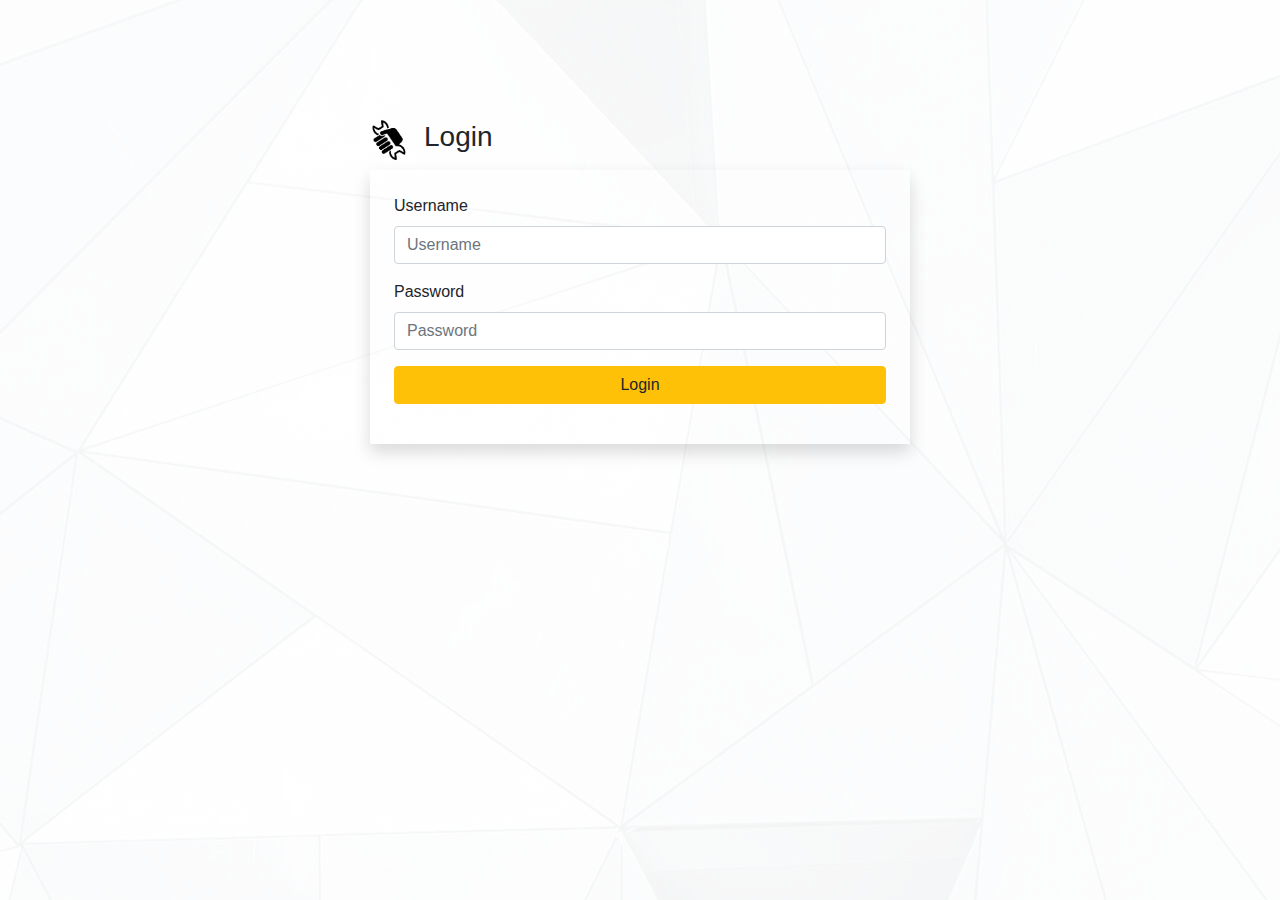
<file: index.html>
<!DOCTYPE html>
<html>
<head>
    <title>Make-It-All: Login</title>
    <link rel="stylesheet" href="https://stackpath.bootstrapcdn.com/bootstrap/4.4.1/css/bootstrap.min.css" integrity="sha384-Vkoo8x4CGsO3+Hhxv8T/Q5PaXtkKtu6ug5TOeNV6gBiFeWPGFN9MuhOf23Q9Ifjh" crossorigin="anonymous">
    <link rel="stylesheet" href="stylesheet.css">
<script src="https://ajax.googleapis.com/ajax/libs/jquery/3.5.1/jquery.min.js"></script>
<script>
    function login() {

        // author: Jordan
        // opens either landing page or specialists' problems page

        $(document).ready(function() {

            var username = $("#username").val().toLowerCase();
            var password = $("#password").val();
            if (username === "alice" && password === "Password1")
                window.open("landing.html", "_self");
            else if (username === "clara" && password === "Password1"){
                window.open("specialist.html", "_self");
            } else {
                alert("Incorrect username or password!");
            }
                
            
        })
    }

</script>
</head>

<br><br><br>
<body>
    <div class="container mt-5">
        <div class="row">
            <div class="col-md-6 offset-md-3">
                <div class="mb-3">
                    <img src="logo.png" width="40" height="40" class="float-left"> 
                    <h3> &ensp;Login </h3>
                </div>
                <form class="shadow p-4">                  
                    <div class="mb-3">
                        <label for="username">Username</label>
                        <input type="text" class="form-control" name="username" id="username" placeholder="Username">
                    </div>
    
                    <div class="mb-3">
                        <label for="Password">Password</label>
                        <input type="password" class="form-control" name="password" id="password" placeholder="Password">
                    </div>
    
                    <div class="mb-3">
                        <button type="submit" class="btn btn-block btn-warning" onclick="login()">Login</button>
                    </div>
    
                    <!-- <hr> -->
    
                    <!-- <p class="text-center mb-0"> <a href="#" style="color: orange">Add new account</a></p> -->
                    
                </form>
            </div>
        </div>
    </div>      
</body>    
</html>
</file>
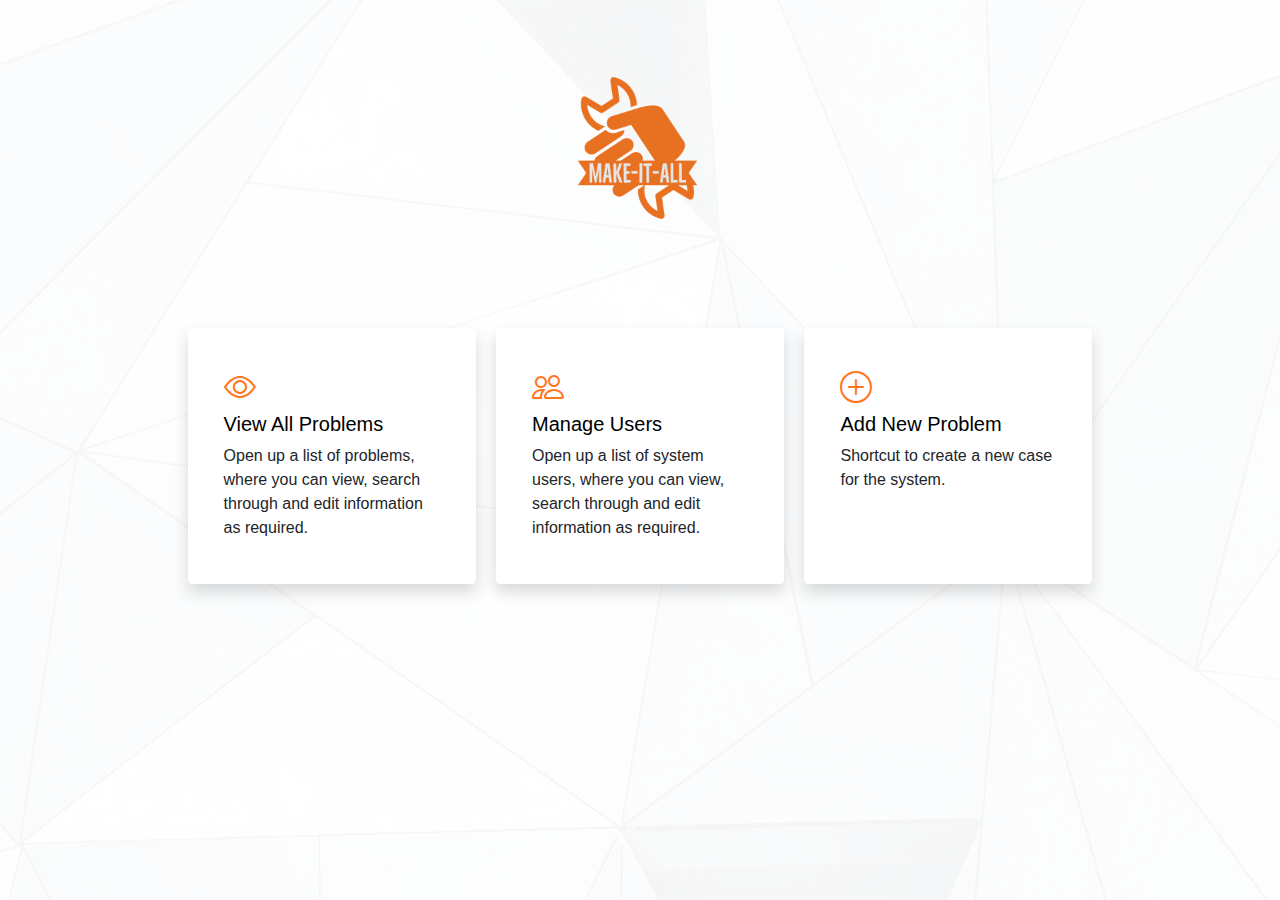
<file: landing.html>
<!doctype html>
<html lang="en">
   <head>
      <!-- Required meta tags -->
      <meta charset="utf-8">
      <meta name="viewport" content="width=device-width, initial-scale=1, shrink-to-fit=no">
      <!-- Bootstrap CSS -->
      <link rel="stylesheet" href="https://stackpath.bootstrapcdn.com/bootstrap/4.3.1/css/bootstrap.min.css" integrity="sha384-ggOyR0iXCbMQv3Xipma34MD+dH/1fQ784/j6cY/iJTQUOhcWr7x9JvoRxT2MZw1T" crossorigin="anonymous">
      <link rel="stylesheet" href="https://cdn.jsdelivr.net/npm/bootstrap-icons@1.6.1/font/bootstrap-icons.css">
      <link rel="stylesheet" href="stylesheet.css">
      <title>Navigation</title>
   </head>
   <body>

      <br><br>
      <img class="mx-auto d-block"src="logo-orange.png" width="200rem" height="200rem">
      <br><br><br>

      <!-- Filter Container-->
      <div class="container-fluid">
         <div class="row">
            <div class="mx-auto">
               <div class="card shadow p-3 mb-5 bg-white rounded border-0 m-2 align-middle" style="width: 18rem; height: 16rem;">
                  <div class="card-body">
                     <i class="bi bi-eye"></i>
                     <a href="problemView.html"><h5>View All Problems</h5></a>
                     <p class="card-text">Open up a list of problems, where you can view, search through and edit information as required.</p>
                  </div>
               </div>

               <div class="card shadow p-3 mb-5 bg-white rounded border-0 m-2 align-middle" style="width: 18rem;  height: 16rem;">
                  <div class="card-body">
                     <i class="bi bi-people"></i>
                     <a href="manageUsers.html"><h5>Manage Users</h5></a>
                     <p class="card-text">Open up a list of system users, where you can view, search through and edit information as required.</p>
                  </div>
               </div>
               <div class="card shadow p-3 mb-5 bg-white rounded border-0 m-2 align-middle" style="width: 18rem;  height: 16rem;">
                  <div class="card-body">
                     <i class="bi bi-plus-circle"></i>
                     <a href="problemViewToggle.html"><h5>Add New Problem</h5></a>
                     <p class="card-text">Shortcut to create a new case for the system.</p>
                     <br>
                  </div>
               </div>
               
               </div>
            </div>
      </div>
      
      <script src="https://code.jquery.com/jquery-3.3.1.slim.min.js" integrity="sha384-q8i/X+965DzO0rT7abK41JStQIAqVgRVzpbzo5smXKp4YfRvH+8abtTE1Pi6jizo" crossorigin="anonymous"></script>
      <script src="https://cdnjs.cloudflare.com/ajax/libs/popper.js/1.14.7/umd/popper.min.js" integrity="sha384-UO2eT0CpHqdSJQ6hJty5KVphtPhzWj9WO1clHTMGa3JDZwrnQq4sF86dIHNDz0W1" crossorigin="anonymous"></script>
      <script src="https://stackpath.bootstrapcdn.com/bootstrap/4.3.1/js/bootstrap.min.js" integrity="sha384-JjSmVgyd0p3pXB1rRibZUAYoIIy6OrQ6VrjIEaFf/nJGzIxFDsf4x0xIM+B07jRM" crossorigin="anonymous"></script>
   </body>
</html>
</file>
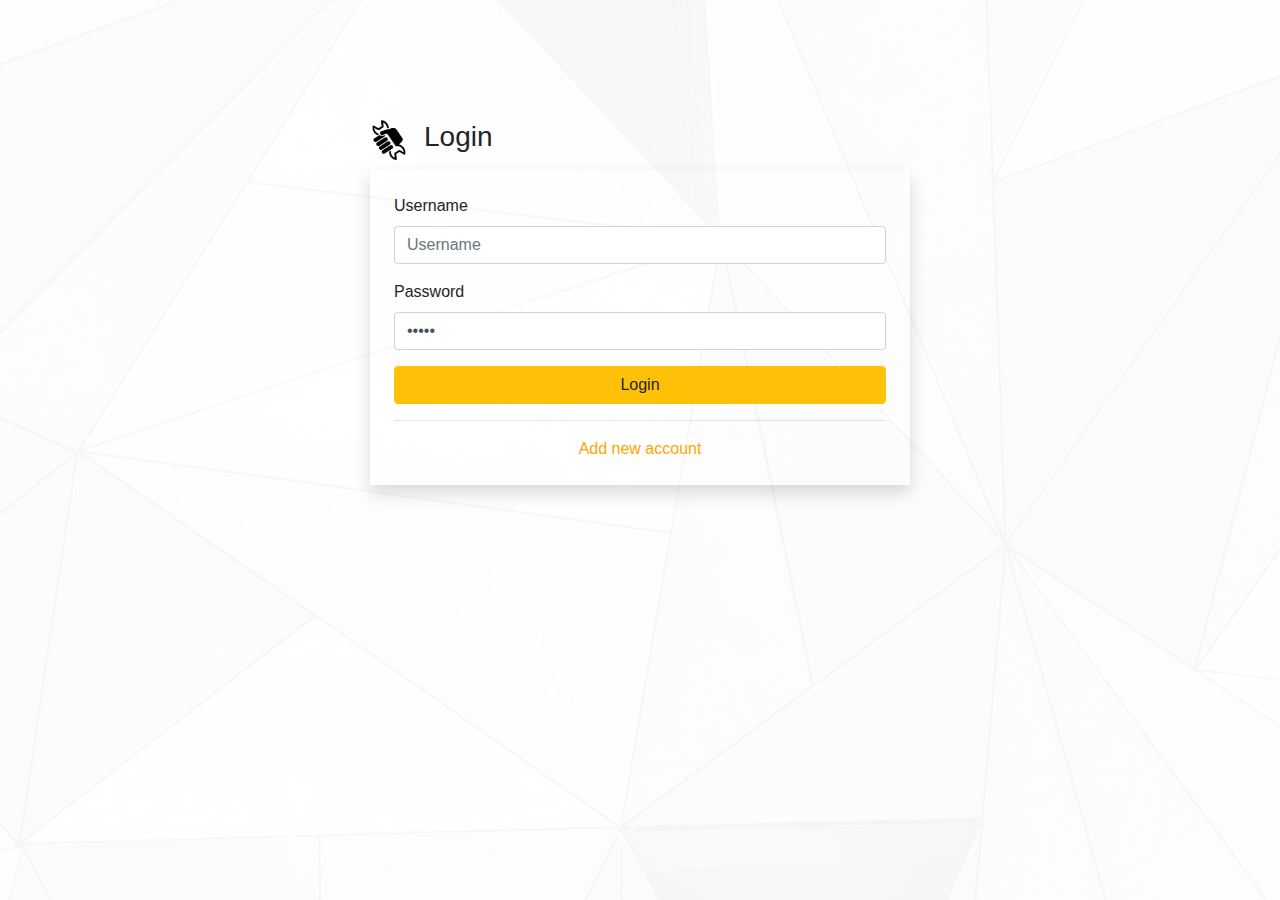
<file: login.html>
<!DOCTYPE html>
<html>
<head>
    <title>Login</title>
    <link rel="stylesheet" href="https://stackpath.bootstrapcdn.com/bootstrap/4.4.1/css/bootstrap.min.css" integrity="sha384-Vkoo8x4CGsO3+Hhxv8T/Q5PaXtkKtu6ug5TOeNV6gBiFeWPGFN9MuhOf23Q9Ifjh" crossorigin="anonymous">
    <link rel="stylesheet" href="stylesheet.css">
<script src="https://ajax.googleapis.com/ajax/libs/jquery/3.5.1/jquery.min.js"></script>
<script>
    function login() {

        // author: Jordan
        // opens either landing page or specialists' problems page

        $(document).ready(function() {

            var username = $("#username").val().toLowerCase();
            if (username === "alice")
                window.open("landing.html", "_self");
            if (username === "clara")
                window.open("specialist.html", "_self");
        })
    }

</script>
</head>

<br><br><br>
<body>
    <div class="container mt-5">
        <div class="row">
            <div class="col-md-6 offset-md-3">
                <div class="mb-3">
                    <img src="logo.png" width="40" height="40" class="float-left"> 
                    <h3> &ensp;Login </h3>
                </div>
                <form class="shadow p-4">                  
                    <div class="mb-3">
                        <label for="username">Username</label>
                        <input type="text" class="form-control" name="username" id="username" placeholder="Username">
                    </div>
    
                    <div class="mb-3">
                        <label for="Password">Password</label>
                        <input type="password" class="form-control" name="password" id="Password" value="12345" placeholder="Password">
                    </div>
    
                    <div class="mb-3">
                        <button type="submit" class="btn btn-block btn-warning" onclick="login()">Login</button>
                    </div>
    
                    <hr>
    
                    <p class="text-center mb-0"> <a href="#" style="color: orange">Add new account</a></p>
                    
                </form>
            </div>
        </div>
    </div>      
</body>    
</html>
</file>
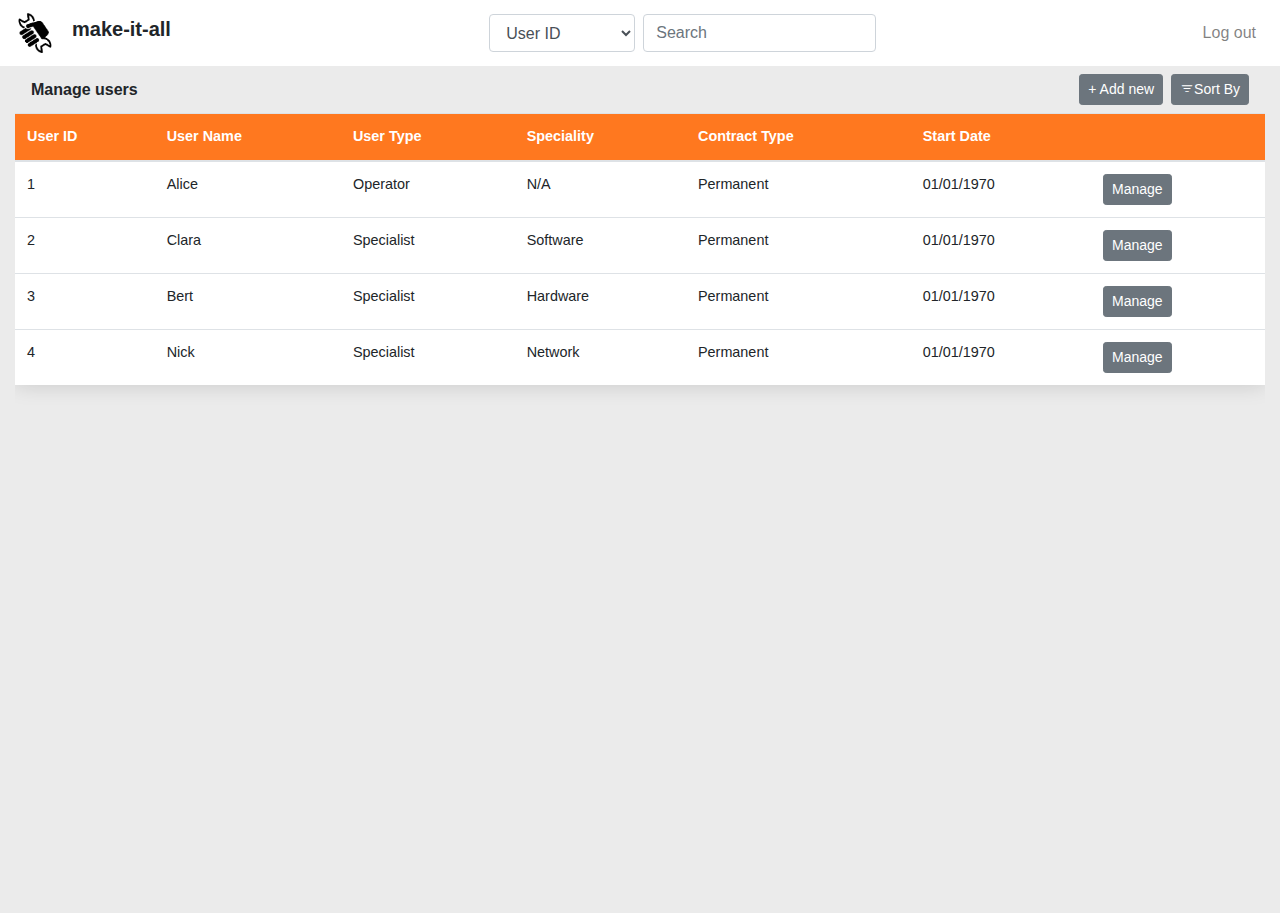
<file: manageUsers.html>
<!doctype html>
<html lang="en">
	<head>
		<!-- Required meta tags -->
		<meta charset="utf-8">
		<meta name="viewport" content="width=device-width, initial-scale=1, shrink-to-fit=no">
		<!-- Bootstrap CSS -->
		<link rel="stylesheet" href="https://stackpath.bootstrapcdn.com/bootstrap/4.3.1/css/bootstrap.min.css" integrity="sha384-ggOyR0iXCbMQv3Xipma34MD+dH/1fQ784/j6cY/iJTQUOhcWr7x9JvoRxT2MZw1T" crossorigin="anonymous">
		<link rel="stylesheet" href="https://cdn.jsdelivr.net/npm/bootstrap-icons@1.6.1/font/bootstrap-icons.css">
		<link rel="stylesheet" href="stylesheet.css">
		<script src="https://ajax.googleapis.com/ajax/libs/jquery/3.5.1/jquery.min.js"></script> 
		<title>Manage Users</title>
	</head>
	<body>
		<script>
			function searchUser() {
				// This searches for user based on what is in the search box
				searchFilter = document.getElementById("myFilter");
				
				var input, filter, table, tr, td, i, txtValue;
				input = document.getElementById("myInput");
				filter = input.value.toUpperCase();
				table = document.getElementById("myTable");
				tr = table.getElementsByTagName("tr");
			
				// Loop through all table rows, and hide those who don't match the search query
				for (i = 0; i < tr.length; i++) {
					td = tr[i].getElementsByTagName("td")[searchFilter.value];
					if (td) {
						txtValue = td.textContent || td.innerText;
						if (txtValue.toUpperCase().indexOf(filter) > -1) {
							tr[i].style.display = "";
						} else {
							tr[i].style.display = "none";
						}
					}
				}
			}
			
			function submit() {
				// original author: Jordan, adapted by Alan
				// closes modal and adds problem to table
				$(document).ready(function() {
					$('#addnewuser').modal('hide');  // close modal
					
					const userTypes = ["Operator", "Specialist"];
					const specialities = ["N/A", "Software", "Hardware", "Network"];
					const contractTypes = ["Permanent", "Temporary"];
					
					var userID = $('#userID-number').val(); // store input values
					var name = $('#username').val();
					var userType = userTypes[$('#user-type').val()];
					var speciality = specialities[$('#spec-type').val()];
					var contract = contractTypes[$('#contract-type').val()];

					var today = new Date(); // date formatting
					var dd = today.getDate();
					var mm = today.getMonth()+1;
					var yyyy = today.getFullYear();
					if (dd < 10)
						dd = '0' + dd;
					if (mm < 10)
						mm = '0' + mm;
					today = dd + '/' + mm + '/' + yyyy;

					var newRow = "<tr><td>" + userID + // create row from inputs
								"</td><td>" + name +
								"</td><td>" + userType +
								"</td><td>" + speciality +
								"</td><td>" + contract +
								"</td><td>" + today +
								"</td><td><button class=\"btn btn-secondary btn-sm\">Manage</button></td></tr>";
					$('#myTable').append(newRow);
				})
			}
			
			function getDate() {
				// original author: Jordan, adapted by Alan
				// gets current date with custom format: MMM D YYYY, HH:MM
				$(document).ready(function () {
					var year = new Date().getFullYear().toString();
					var month = new Date().getMonth().toString();
					var day = new Date().getDate().toString();
					if (day < 10)
						day = '0' + day;
					if (month < 10)
						month = '0' + month;
					var today = day + "/" + month + "/" + year;
					$("#call-date").val(today);
				})
			}
			
		</script>
		<!-- Nav Bar -->
		<nav class="navbar navbar-expand-lg navbar-light navbar-custom">
			<a class="navbar-brand" href="landing.html"><img src="logo.png" width="40" height="40"></a>
			<h5><b>make-it-all</b></h5>
			<ul class="nav navbar-nav mx-auto">
				<li class="nav-item">
					<select class="form-control form-control" id="myFilter" onclick="searchUser()">
						<option value="0">User ID</option>
						<option value="1">User Name</option>
						<option value="2">User Type</option>
						<option value="3">Speciality</option>
						<option value="4">Contract Type</option>
						<option value="5">Start Date</option>
					</select>
				</li>
				<form class="form-inline my-2 my-lg-0">
					<input class="form-control ml-sm-2" type="search" placeholder="Search" aria-label="Search" id="myInput" onkeyup="searchUser()">
				</form>
			</ul>
			<ul class="navbar-nav">
				<li class="nav-item">
					<a class="nav-link" href="index.html">Log out</a>
				</li>
			</ul>
		</nav>
		<!-- Filter Container-->
		<div class="container-fluid">
		<div class="row">
		
		<!-- Data Container -->
		<div class="col-md-12 bottom">
			<!-- Nav Bar -->
			<nav class="navbar navbar-expand-lg navbar-light tableOptions">
				<ul class="navbar-nav mr-auto">
					<li class="nav-item">
						<b>Manage users</b>
					</li>
				</ul>
				<ul class="navbar-nav ml-auto">
					<li class="nav-item">
						<button type="button" class="btn btn-secondary btn-sm" data-toggle="modal" data-target="#addnewuser">+ Add new</button>
					</li>
					<li class="nav-item">
						<button type="button" class="btn btn-secondary btn-sm"><i class="bi bi-filter"></i>Sort By</button>
					</li>
				</ul>
			</nav>
			
			<!-- Table of Users -->
			<div class ="scrollTable scroll">
				<table class="table table-hover dataTable" id="myTable">
					<thead>
						<tr>
							<th scope="col">User ID</th>
							<th scope="col">User Name</th>
							<!-- <th scope="col">Software Type</th>
								<th scope="col">Hardware Type</th> -->
							<th scope="col">User Type</th>
							<th scope="col">Speciality</th>
							<th scope="col">Contract Type</th>
							<th scope="col">Start Date</th>
							<th scope="col"> </th>
						</tr>
					</thead>
					<tbody>
						<tr>
							<td>1</td>
							<td>Alice</td>
							<td>Operator</td>
							<td>N/A</td>
							<td>Permanent</td>
							<td>01/01/1970</td>
							<td><a data-toggle="modal" data-target="#AliceModal"><button class="btn btn-secondary btn-sm">Manage</button></a></td>
						</tr>
						<tr>
							<td>2</td>
							<td>Clara</td>
							<td>Specialist</td>
							<td>Software</td>
							<td>Permanent</td>
							<td>01/01/1970</td>
							<td><a data-toggle="modal" data-target="#ClaraModal"><button class="btn btn-secondary btn-sm">Manage</button></a></td>
						</tr>
						<tr>
							<td>3</td>
							<td>Bert</td>
							<td>Specialist</td>
							<td>Hardware</td>
							<td>Permanent</td>
							<td>01/01/1970</td>
							<td><a data-toggle="modal" data-target="#BertModal"><button class="btn btn-secondary btn-sm">Manage</button></a></td>
						</tr>
						<tr>
							<td>4</td>
							<td>Nick</td>
							<td>Specialist</td>
							<td>Network</td>
							<td>Permanent</td>
							<td>01/01/1970</td>
							<td><a data-toggle="modal" data-target="#NickModal"><button class="btn btn-secondary btn-sm">Manage</button></a></td>
						</tr>
					</tbody>
				</table>
			</div>
			
			<!-- Modal For Alice Info -->
			<div class="modal fade problemInfo" id="AliceModal" tabindex="-1" role="dialog" aria-labelledby="AliceModal" aria-hidden="true">
				<div class="modal-dialog modal-dialog-centered modal-lg" role="document">
					<div class="modal-content">
						<div class="modal-header">
							<h5 class="modal-title" id="exampleModalLongTitle">User 1 - Alice</h5>
							<button type="button" class="close" data-dismiss="modal" aria-label="Close">
							<span aria-hidden="true">&times;</span>
							</button>
						</div>
						<div class="modal-body">
							<ul>
								<li><b>User ID:</b> 1</li>
								<li><b>User Name:</b> Alice</li>
								<li><b>User Type:</b> Operator</li>
								<li><b>Speciality:</b> N/A</li>
								<li><b>Contract Type:</b> Permanent</li>
								<li><b>Start Type:</b> 01/01/1970</li>
							</ul>
						</div>
						<div class="modal-footer">
							<button type="button" class="btn btn-primary">Edit User</button>
							<button type="button" class="btn btn-primary">Remove User</button>
						</div>
					</div>
				</div>
			</div>
			
			<!-- Modal For Clara Info -->
			<div class="modal fade problemInfo" id="ClaraModal" tabindex="-1" role="dialog" aria-labelledby="ClaraModal" aria-hidden="true">
				<div class="modal-dialog modal-dialog-centered modal-lg" role="document">
					<div class="modal-content">
						<div class="modal-header">
							<h5 class="modal-title" id="exampleModalLongTitle">User 2 - Clara</h5>
							<button type="button" class="close" data-dismiss="modal" aria-label="Close">
							<span aria-hidden="true">&times;</span>
							</button>
						</div>
						<div class="modal-body">
							<ul>
								<li><b>User ID:</b> 2</li>
								<li><b>User Name:</b> Clara</li>
								<li><b>User Type:</b> Specialist</li>
								<li><b>Speciality:</b> Software</li>
								<li><b>Contract Type:</b> Permanent</li>
								<li><b>Start Type:</b> 01/01/1970</li>
							</ul>
						</div>
						<div class="modal-footer">
							<button type="button" class="btn btn-primary">Edit User</button>
							<button type="button" class="btn btn-primary">Remove User</button>
						</div>
					</div>
				</div>
			</div>
			
			<!-- Modal For Bert Info -->
			<div class="modal fade problemInfo" id="BertModal" tabindex="-1" role="dialog" aria-labelledby="BertModal" aria-hidden="true">
				<div class="modal-dialog modal-dialog-centered modal-lg" role="document">
					<div class="modal-content">
						<div class="modal-header">
							<h5 class="modal-title" id="exampleModalLongTitle">User 3 - Bert</h5>
							<button type="button" class="close" data-dismiss="modal" aria-label="Close">
							<span aria-hidden="true">&times;</span>
							</button>
						</div>
						<div class="modal-body">
							<ul>
								<li><b>User ID:</b> 3</li>
								<li><b>User Name:</b> Bert</li>
								<li><b>User Type:</b> Specialist</li>
								<li><b>Speciality:</b> Hardware</li>
								<li><b>Contract Type:</b> Permanent</li>
								<li><b>Start Type:</b> 01/01/1970</li>
							</ul>
						</div>
						<div class="modal-footer">
							<button type="button" class="btn btn-primary">Edit User</button>
							<button type="button" class="btn btn-primary">Remove User</button>
						</div>
					</div>
				</div>
			</div>
			
			<!-- Modal For Nick Info -->
			<div class="modal fade problemInfo" id="NickModal" tabindex="-1" role="dialog" aria-labelledby="NickModal" aria-hidden="true">
				<div class="modal-dialog modal-dialog-centered modal-lg" role="document">
					<div class="modal-content">
						<div class="modal-header">
							<h5 class="modal-title" id="exampleModalLongTitle">User 4 - Nick</h5>
							<button type="button" class="close" data-dismiss="modal" aria-label="Close">
							<span aria-hidden="true">&times;</span>
							</button>
						</div>
						<div class="modal-body">
							<ul>
								<li><b>User ID:</b> 4</li>
								<li><b>User Name:</b> Nick</li>
								<li><b>User Type:</b> Specialist</li>
								<li><b>Speciality:</b> Network</li>
								<li><b>Contract Type:</b> Permanent</li>
								<li><b>Start Type:</b> 01/01/1970</li>
							</ul>
						</div>
						<div class="modal-footer">
							<button type="button" class="btn btn-primary">Edit User</button>
							<button type="button" class="btn btn-primary">Remove User</button>
						</div>
					</div>
				</div>
			</div>
			
			<!-- Modal for Adding a new problem -->
			<div class="modal fade" id="addnewuser" tabindex="-1" role="dialog" aria-labelledby="lbl_newUserModal"
				aria-hidden="true">
				<!-- modal container -->
				<div class="modal-dialog modal-xl">
					<div class="modal-content">
						<div class="modal-header bg-warning">
							<h5 class="modal-title" id="lbl_newUserModal">Add New User</h5>
							<button type="button" class="close" data-dismiss="modal" aria-label="Close">
							<span aria-hidden="true">&times;</span>
							</button>
						</div>
						<div class="modal-body">
							<div class="container-fluid">
								<div class="parent-container d-flex  w-100 bg-light" id="parent">
									<div class="container w-50 " id="inputproblem">
										<!-- User ID field -->
										<div class="row">
											<div class="col-sm ">
												<div class="input-group mb-3">
													<div class="input-group-prepend">
														<span class="input-group-text" id="basic-addon1">User ID</span>
													</div>
													<input type="text" class="form-control" id="userID-number" aria-label="Username" aria-describedby="basic-addon1" value="5" disabled>
												</div>
											</div>
										</div>
										<!-- user name field -->
										<div class="row">
											<div class="col-sm ">
												<div class="input-group mb-3">
													<div class="input-group-prepend">
														<span class="input-group-text">User Name</span>
													</div>
													<input type="text" id="username" aria-label="First name" class="form-control">
												</div>
											</div>
										</div>
										
										<div class="row">
											<!-- User type field -->
											<div class="col-4 mb-3 ">
												<select class="form-control form-control" id="user-type">
													<option value="0">Operator</option>
													<option value="1">Specialist</option>
												</select>
											</div>
											<!-- Speciality field -->
											<div class="col-4 mb-3 ">
												<select class="form-control form-control" id="spec-type">
													<option value="0">N/A</option>
													<option value="1">Software</option>
													<option value="2">Hardware</option>
													<option value="3">Network</option>
												</select>
											</div>
											<!-- Contract type field -->
											<div class="col-4 mb-3 ">
												<select class="form-control form-control" id="contract-type">
													<option value="0">Permanent</option>
													<option value="1">Temporary</option>
												</select>
											</div>
										</div>

										<!-- Submit button -->
										<div class="row">
											<!-- change to sumbit type-->
											<button type="button" class="btn btn-primary m-3" onclick="submit()">Add User</button>
										</div>
									</div>
								</div>
							</div>
						</div>
					</div>
				</div>
			</div>
		</div>
		<script src="https://code.jquery.com/jquery-3.3.1.slim.min.js" integrity="sha384-q8i/X+965DzO0rT7abK41JStQIAqVgRVzpbzo5smXKp4YfRvH+8abtTE1Pi6jizo" crossorigin="anonymous"></script>
		<script src="https://cdnjs.cloudflare.com/ajax/libs/popper.js/1.14.7/umd/popper.min.js" integrity="sha384-UO2eT0CpHqdSJQ6hJty5KVphtPhzWj9WO1clHTMGa3JDZwrnQq4sF86dIHNDz0W1" crossorigin="anonymous"></script>
		<script src="https://stackpath.bootstrapcdn.com/bootstrap/4.3.1/js/bootstrap.min.js" integrity="sha384-JjSmVgyd0p3pXB1rRibZUAYoIIy6OrQ6VrjIEaFf/nJGzIxFDsf4x0xIM+B07jRM" crossorigin="anonymous"></script>
	</body>
</html>
</file>
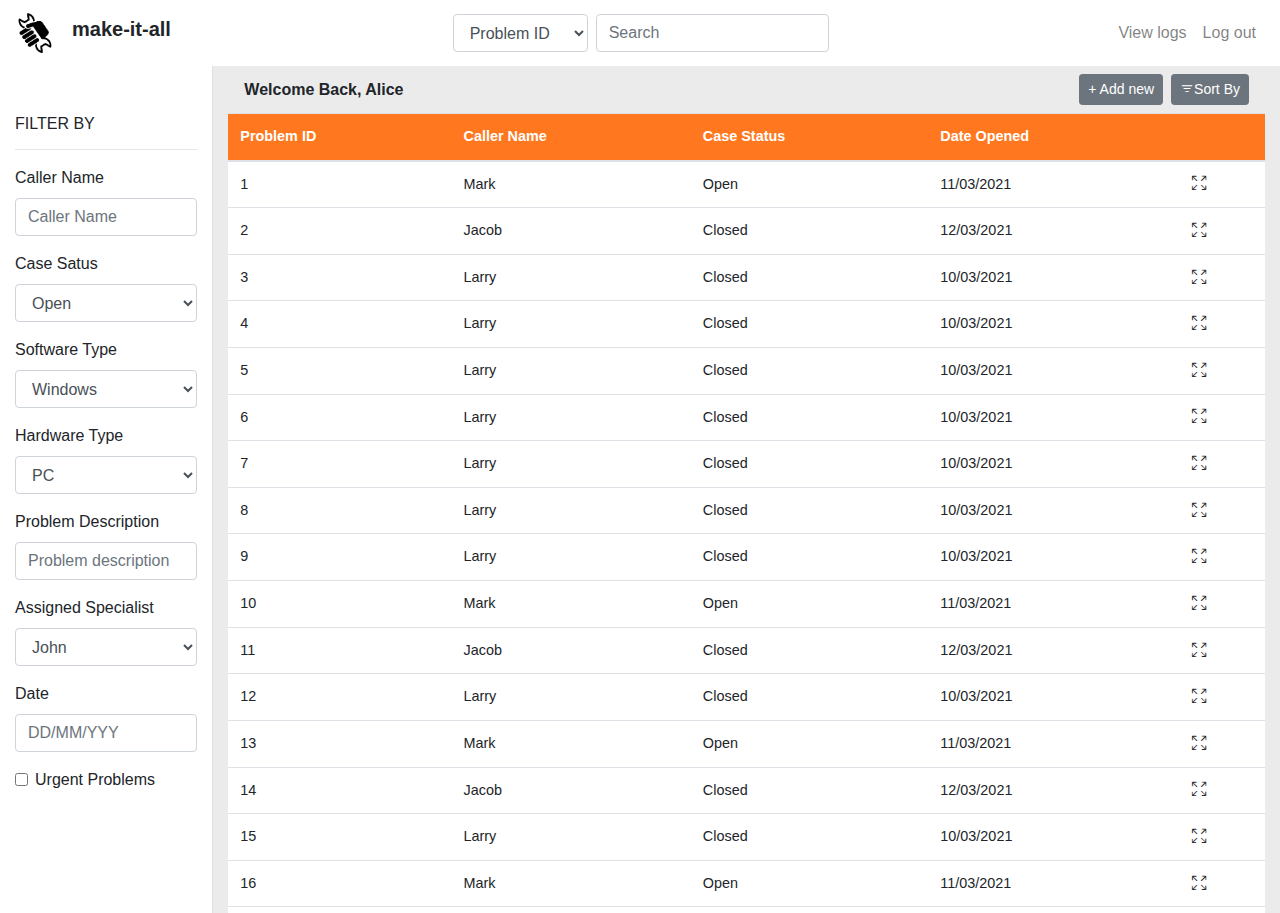
<file: navbar.html>
<!doctype html>
<html lang="en">

<head>
   <!-- Required meta tags -->
   <meta charset="utf-8">
   <meta name="viewport" content="width=device-width, initial-scale=1, shrink-to-fit=no">
   <!-- Bootstrap CSS -->
   <link rel="stylesheet" href="https://stackpath.bootstrapcdn.com/bootstrap/4.3.1/css/bootstrap.min.css"
      integrity="sha384-ggOyR0iXCbMQv3Xipma34MD+dH/1fQ784/j6cY/iJTQUOhcWr7x9JvoRxT2MZw1T" crossorigin="anonymous">
   <link rel="stylesheet" href="https://cdn.jsdelivr.net/npm/bootstrap-icons@1.6.1/font/bootstrap-icons.css">
   <link rel="stylesheet" href="stylesheet.css">
   <script src="https://ajax.googleapis.com/ajax/libs/jquery/3.5.1/jquery.min.js"></script>
   <title>Make-It-All</title>
</head>

<body>
   <script>
      function myFunction() {
         // Declare variables
         searchFilter = document.getElementById("myFilter");

         var input, filter, table, tr, td, i, txtValue;
         input = document.getElementById("myInput");
         filter = input.value.toUpperCase();
         table = document.getElementById("myTable");
         tr = table.getElementsByTagName("tr");

         // Loop through all table rows, and hide those who don't match the search query
         for (i = 0; i < tr.length; i++) {
            td = tr[i].getElementsByTagName("td")[searchFilter.value];
            if (td) {
               txtValue = td.textContent || td.innerText;
               if (txtValue.toUpperCase().indexOf(filter) > -1) {
                  tr[i].style.display = "";
               } else {
                  tr[i].style.display = "none";
               }
            }
         }
      }

      function test(id) {
         $(document).ready(function () {

            var output = $("#opt2").val();
            console.log(output);

            $("#problem_desc").val(output);
            $("#notes").val("Told caller to go to network settings and click forget network. Then proceed to enter network credentials again ");

         })
      }

      function getDate() {

         // author: Jordan
         // gets current date with custom format: MMM D YYYY, HH:MM

         $(document).ready(function () {

            const months = ["January", "February", "March", "April", "May", "June", "July", "August", "September", "October", "November", "December"];
            var year = new Date().getFullYear().toString();
            var month = months[new Date().getMonth()];
            var day = new Date().getDate().toString();
            var hour = new Date().getHours().toString();
            var mins = new Date().getMinutes().toString();

            if (hour < 10) // format time
               hour = '0' + hour;
            if (mins < 10)
               mins = '0' + mins;
         
             var today = month.substring(0, 3) + " " + day + " " + year + ", " + hour + ":" + mins;
             $("#call-date").val(today);
           })
         
         }
         
         function fill(destination, value) { 
           
           // author: Jordan
           // fills text field with value into input destination
         
           $(document).ready(function() {
             $(destination).val(value);
           })
         }

         function submit() {

            // author: Jordan
            // closes modal and adds problem to table

            $(document).ready(function() {

               $('#addnewprob').modal('hide');  // close modal

               var caseNumber = $('#case-number').val(); // store input values
               var name = $('#first-name').val();
               var caseStatus = $('#case-status').val();
               caseStatus="Closed"

               var today = new Date(); // date formatting
               var dd = today.getDate();
               var mm = today.getMonth()+1;
               var yyyy = today.getFullYear();
               if (dd < 10)
                  dd = '0' + dd;
               if (mm < 10)
                  mm = '0' + mm;
               today = dd + '/' + mm + '/' +yyyy;

               var newRow = "<tr><td>" + caseNumber + // create row from inputs
                           "</td><td>" + name +
                           "</td><td>" + caseStatus +
                           "</td><td>" + today +
                           "</td><td><i class='bi bi-arrows-fullscreen'></i></td></tr>";

               $('#myTable').append(newRow);
            })
         }
         
         getDate();
      </script>
      <!-- Nav Bar -->
      <nav class="navbar navbar-expand-lg navbar-light navbar-custom">
         <a class="navbar-brand" href="landing.html"><img src="logo.png" width="40" height="40"></a>
         <h5><b>make-it-all</b></h5>
         <ul class="nav navbar-nav mx-auto">
            <li class="nav-item">
               <select class="form-control form-control" id="myFilter" onclick="myFunction()">
                  <option value="0">Problem ID</option>
                  <option value="1">Caller Name</option>
                  <option value="2">Case Status</option>
                  <option value="3">Date</option>
               </select>
            </li>
            <form class="form-inline my-2 my-lg-0">
               <input class="form-control ml-sm-2" type="search" placeholder="Search" aria-label="Search" id="myInput" onkeyup="myFunction()">
            </form>
         </ul>
         <ul class="navbar-nav">
			<li class="nav-item">
               <a class="nav-link" target="_blank" href="exampleLog.txt">View logs</a>
            </li>
            <li class="nav-item">
               <a class="nav-link" href="login.html">Log out</a>
            </li>
         </ul>
      </nav>
      <!-- Filter Container-->
      <div class="container-fluid">
      <div class="row">
         <div class="col-md-2 border-right top">
            <h6 id="filterHeader">FILTER BY</h6>
            <hr>
            <form>
               <div class="form-group">
                  <label for="callerNameInput">Caller Name</label>
                  <input type="text" class="form-control" id="callerNameInput" placeholder="Caller Name">
               </div>
               <div class="form-group">
                  <label for="caseStatusSelect">Case Satus</label>
                  <select class="form-control" id="caseStatusSelect">
                     <option>Open</option>
                     <option>Closed</option>
                  </select>
               </div>
               <div class="form-group">
                  <label for="softwareSelect">Software Type</label>
                  <select class="form-control" id="softwareSelect">
                     <option>Windows</option>
                     <option>MacOS</option>
                     <option>Linux</option>
                  </select>
               </div>
               <div class="form-group">
                  <label for="hardwareSelect">Hardware Type</label>
                  <select class="form-control" id="hardwareSelect">
                     <option>PC</option>
                     <option>iMac</option>
                     <option>MacBook</option>
                     <option>iPad</option>
                     <option>iPhone</option>
                     <option>Android Mobile Phone</option>
                  </select>
               </div>
               <div class="form-group">
                  <label for="problemDescInput">Problem Description</label>
                  <input type="text" class="form-control" id="problemDescInput" placeholder="Problem description">
               </div>
               <div class="form-group">
                  <label for="specialistSelect">Assigned Specialist</label>
                  <select class="form-control" id="specialistSelect">
                     <option>John</option>
                     <option>James</option>
                     <option>Steve</option>
                     <option>Mary</option>
                     <option>Lisa</option>
                     <option>Emma</option>
                  </select>
               </div>
               <div class="form-group">
                  <label for="dateInput">Date</label>
                  <input type="text" class="form-control" id="dateInput" placeholder="DD/MM/YYY">
               </div>
               <div class="form-check">
                  <input class="form-check-input" type="checkbox" value="" id="urgentCheck">
                  <label class="form-check-label" for="defaultCheck1">
                     Urgent Problems
                  </label>
               </div>
            </form>
         </div>
         <!-- Data Container -->
         <div class="col-md-10 bottom">
            <!-- Nav Bar -->
            <nav class="navbar navbar-expand-lg navbar-light tableOptions">
               <ul class="navbar-nav mr-auto">
			      <li><b>Welcome Back, Alice</b></li>
			   </ul>
               <ul class="navbar-nav ml-auto">
                  <li class="nav-item">
                     <button type="button" class="btn btn-secondary btn-sm" data-toggle="modal"
                        data-target="#addnewprob">+ Add new</button>
                  </li>
                  <li class="nav-item">
                     <button type="button" class="btn btn-secondary btn-sm"><i class="bi bi-filter"></i>Sort By</button>
                  </li>
               </ul>
            </nav>
            <div class="scrollTable scroll">
               <table class="table table-hover dataTable" id="myTable">
                  <thead>
                     <tr>
                        <th scope="col">Problem ID</th>
                        <th scope="col">Caller Name</th>
                        <!-- <th scope="col">Software Type</th>
                           <th scope="col">Hardware Type</th> -->
                        <th scope="col">Case Status</th>
                        <th scope="col">Date Opened</th>
                        <th scope="col"> </th>
                     </tr>
                  </thead>
                  <tbody>
                     <tr>
                        <td>1</td>
                        <td>Mark</td>
                        <td>Open</td>
                        <td>11/03/2021</td>
                        <td><a data-toggle="modal" data-target="#problemModal"><i
                                 class="bi bi-arrows-fullscreen"></i></a></td>
                     </tr>
                     <tr>
                        <td>2</td>
                        <td>Jacob</td>
                        <td>Closed</td>
                        <td>12/03/2021</td>
                        <td><i class="bi bi-arrows-fullscreen"></i></td>
                     </tr>
                     <tr>
                        <td>3</td>
                        <td>Larry</td>
                        <td>Closed</td>
                        <td>10/03/2021</td>
                        <td><a data-toggle="modal" data-target="#larryprob"><i
                           class="bi bi-arrows-fullscreen"></i></a></td>
                     </tr>
                     <tr>
                        <td>4</td>
                        <td>Larry</td>
                        <td>Closed</td>
                        <td>10/03/2021</td>
                        <td><i class="bi bi-arrows-fullscreen"></i></td>
                     </tr>
                     <tr>
                        <td>5</td>
                        <td>Larry</td>
                        <td>Closed</td>
                        <td>10/03/2021</td>
                        <td><i class="bi bi-arrows-fullscreen"></i></td>
                     </tr>
                     <tr>
                        <td>6</td>
                        <td>Larry</td>
                        <td>Closed</td>
                        <td>10/03/2021</td>
                        <td><i class="bi bi-arrows-fullscreen"></i></td>
                     </tr>
                     <tr>
                        <td>7</td>
                        <td>Larry</td>
                        <td>Closed</td>
                        <td>10/03/2021</td>
                        <td><i class="bi bi-arrows-fullscreen"></i></td>
                     </tr>
                     <tr>
                        <td>8</td>
                        <td>Larry</td>
                        <td>Closed</td>
                        <td>10/03/2021</td>
                        <td><i class="bi bi-arrows-fullscreen"></i></td>
                     </tr>
                     <tr>
                        <td>9</td>
                        <td>Larry</td>
                        <td>Closed</td>
                        <td>10/03/2021</td>
                        <td><i class="bi bi-arrows-fullscreen"></i></td>
                     </tr>
                     <tr>
                        <td>10</td>
                        <td>Mark</td>
                        <td>Open</td>
                        <td>11/03/2021</td>
                        <td><i class="bi bi-arrows-fullscreen"></i></td>
                     </tr>
                     <tr>
                        <td>11</td>
                        <td>Jacob</td>
                        <td>Closed</td>
                        <td>12/03/2021</td>
                        <td><i class="bi bi-arrows-fullscreen"></i></td>
                     </tr>
                     <tr>
                        <td>12</td>
                        <td>Larry</td>
                        <td>Closed</td>
                        <td>10/03/2021</td>
                        <td><i class="bi bi-arrows-fullscreen"></i></td>
                     </tr>
                     <tr>
                        <td>13</td>
                        <td>Mark</td>
                        <td>Open</td>
                        <td>11/03/2021</td>
                        <td><i class="bi bi-arrows-fullscreen"></i></td>
                     </tr>
                     <tr>
                        <td>14</td>
                        <td>Jacob</td>
                        <td>Closed</td>
                        <td>12/03/2021</td>
                        <td><i class="bi bi-arrows-fullscreen"></i></td>
                     </tr>
                     <tr>
                        <td>15</td>
                        <td>Larry</td>
                        <td>Closed</td>
                        <td>10/03/2021</td>
                        <td><i class="bi bi-arrows-fullscreen"></i></td>
                     </tr>
                     <tr>
                        <td>16</td>
                        <td>Mark</td>
                        <td>Open</td>
                        <td>11/03/2021</td>
                        <td><i class="bi bi-arrows-fullscreen"></i></td>
                     </tr>
                     <tr>
                        <td>17</td>
                        <td>Jacob</td>
                        <td>Closed</td>
                        <td>12/03/2021</td>
                        <td><i class="bi bi-arrows-fullscreen"></i></td>
                     </tr>
                     <tr>
                        <td>18</td>
                        <td>Larry</td>
                        <td>Closed</td>
                        <td>10/03/2021</td>
                        <td><i class="bi bi-arrows-fullscreen"></i></td>
                     </tr>
                  </tbody>
               </table>
            </div>
            <!-- Modal For Problem Info -->
            <div class="modal fade problemInfo" id="problemModal" tabindex="-1" role="dialog"
               aria-labelledby="problemModal" aria-hidden="true">
               <div class="modal-dialog modal-dialog-centered modal-lg" role="document">
                  <div class="modal-content">
                     <div class="modal-header">
                        <h5 class="modal-title" id="exampleModalLongTitle">Problem 1</h5>
                        <button type="button" class="close" data-dismiss="modal" aria-label="Close">
                           <span aria-hidden="true">&times;</span>
                        </button>
                     </div>
                     <div class="modal-body">
                        <ul>
                           <li><b>Caller Name:</b> Mark</li>
                           <li><b>Case Status:</b> Open</li>
                           <li><b>Software type:</b> MacOS</li>
                           <li><b>Hardware type:</b> MacBook</li>
                           <li><b>Problem description:</b> Screen switches off randomly.</li>
                           <li><b>Date Opened:</b> 11/03/2021</li>
                        </ul>
                        <hr>
                        <h5>Notes</h5>
                        <br>
                        <button class="btn btn-primary" type="button" data-toggle="collapse"
                           data-target="#collapseNoteInput" aria-expanded="false" aria-controls="collapseFilters">
                           + Add Notes
                        </button>
                        <div class="collapse" id="collapseNoteInput">
                           <textarea class="form-control" id="exampleFormControlTextarea1" rows="3"></textarea>
                        </div>
                     </div>
                     <div class="modal-footer">
					    <button type="button" class="btn btn-primary">Edit</button>
                        <button type="button" class="btn btn-primary">Submit</button>
                     </div>
                  </div>
               </div>
            </div>

            <div class="modal fade problemInfo" id="larryprob" tabindex="-1" role="dialog"
               aria-labelledby="problemModal" aria-hidden="true">
               <div class="modal-dialog modal-dialog-centered modal-lg" role="document">
                  <div class="modal-content">
                     <div class="modal-header">
                        <h5 class="modal-title" id="exampleModalLongTitle">Problem 3</h5>
                        <button type="button" class="close" data-dismiss="modal" aria-label="Close">
                           <span aria-hidden="true">&times;</span>
                        </button>
                     </div>
                     <div class="modal-body">
                        <ul>
                           <li><b>Caller Name:</b> Larry</li>
                           <li><b>Case Status:</b> Closed</li>
                           <li><b>Software type:</b> MacOS</li>
                           <li><b>Hardware type:</b> MacBook</li>
                           <li><b>Problem description:</b> Screen switches off randomly.</li>
                           <li><b>Date Opened:</b> 10/03/2021</li>
                        </ul>
                        <hr>
                        <h5>Notes</h5>
                        <br>
                        <p>Told Larry to order a new battery for his laptop</p>
                        <button class="btn btn-primary" type="button" data-toggle="collapse"
                           data-target="#collapseNoteInput" aria-expanded="false" aria-controls="collapseFilters">
                           + Add Notes
                        </button>
                        <div class="collapse" id="collapseNoteInput">
                           <textarea class="form-control" id="exampleFormControlTextarea1" rows="3"></textarea>
                        </div>
                     </div>
                     <div class="modal-footer">
					    <button type="button" class="btn btn-primary">Edit</button>
                        <button type="button" class="btn btn-primary">Submit</button>
                     </div>
                  </div>
               </div>
            </div>            
            <!-- Modal for Adding a new problem -->
            <div class="modal fade" id="addnewprob" tabindex="-1" role="dialog" aria-labelledby="exampleModalLabel"
               aria-hidden="true">
               <!-- modal container -->
               <div class="modal-dialog modal-xl">
                  <div class="modal-content">
                     <div class="modal-header bg-warning">
                        <h5 class="modal-title" id="exampleModalLabel">Alice</h5>
                        <button type="button" class="close" data-dismiss="modal" aria-label="Close">
                           <span aria-hidden="true">&times;</span>
                        </button>
                     </div>
                     <div class="modal-body">
                        <div class="container-fluid">
                           <div class="parent-container d-flex  w-100 bg-light" id="parent">
                              <div class="container w-50 " id="inputproblem">
                                 <div class="row">
                                    <!-- case number field -->
                                    <div class="col-sm ">
                                       <div class="input-group mb-3">
                                          <div class="input-group-prepend">
                                             <span class="input-group-text" id="basic-addon1">Case Number</span>
                                          </div>
                                          <input type="text" class="form-control" id="case-number" aria-label="Username"
                                             aria-describedby="basic-addon1" value="19" disabled>
                                       </div>
                                    </div>
                                 </div>

                                 <div class="row">
                                    <!-- case status field -->
                                    <div class="col-sm ">
                                       <div class="input-group mb-3">
                                          <div class="input-group-prepend">
                                             <span class="input-group-text" id="basic-addon1">Case Status</span>
                                          </div>
                                          <input type="text" id="case-status" class="form-control" aria-label="Username"
                                             aria-describedby="basic-addon1" value="Open" disabled>
                                       </div>
                                    </div>
                                 </div>

                                 <div class="row">
                                    <!-- call date field -->
                                    <div class="col-sm ">
                                       <div class="input-group mb-3">
                                          <div class="input-group-prepend">
                                             <span class="input-group-text" id="basic-addon1">Call Date</span>
                                          </div>
                                          <input id="call-date" type="text" class="form-control" aria-label="Username"
                                             aria-describedby="basic-addon1" value="" disabled>
                                       </div>
                                    </div>
                                 </div>

                                 <div class="row">
                                    <!-- full name field -->
                                    <div class="col-sm ">
                                       <div class="input-group mb-3">
                                          <div class="input-group-prepend">
                                             <span class="input-group-text">Full Name</span>
                                          </div>
                                          <input type="text" id="first-name" aria-label="First name" class="form-control">
                                          <input type="text" aria-label="Last name" class="form-control">
                                       </div>
                                    </div>
                                 </div>

                                 <div class="row">
                                    <!-- extension no. field -->
                                    <div class="col-sm ">
                                       <div class="input-group mb-3">
                                          <div class="input-group-prepend">
                                             <span class="input-group-text" id="basic-addon1">Extension Number</span>
                                          </div>
                                          <input type="text" class="form-control" aria-label="Username"
                                             aria-describedby="basic-addon1">
                                       </div>
                                    </div>
                                 </div>

                                 <div class="row">
                                    <!-- serial no. field -->
                                    <div class="col-sm ">
                                       <div class="input-group mb-3">
                                          <div class="input-group-prepend">
                                             <span class="input-group-text" id="basic-addon1">Serial Number</span>
                                          </div>
                                          <input type="text" class="form-control" aria-label="Username"
                                             aria-describedby="basic-addon1">
                                       </div>
                                    </div>
                                 </div>

                                 <div class="input-group mb-3 ">
                                    <!-- software type field -->
                                    <div class="input-group-prepend">
                                       <button class="btn btn-outline-primary dropdown-toggle" type="button"
                                          data-toggle="dropdown" aria-haspopup="true" aria-expanded="false">Software
                                          Type</button>
                                       <div class="dropdown-menu ">
                                          <button class="dropdown-item" type="button" value="Windows"
                                             onclick="fill('#software-type',this.value)">Windows</button>
                                          <button class="dropdown-item" type="button" value="macOS"
                                             onclick="fill('#software-type',this.value)">macOS</button>
                                          <button class="dropdown-item" type="button" value="Linux"
                                             onclick="fill('#software-type',this.value)">Linux</button>
                                       </div>
                                    </div>
                                    <input type="text" class="form-control " value=""
                                       aria-label="Text input with dropdown button" id="software-type"
                                       aria-describedby="default">
                                 </div>

                                 <div class="input-group mb-3 ">
                                    <!-- hardware type field -->
                                    <div class="input-group-prepend">
                                       <button class="btn btn-outline-primary dropdown-toggle" type="button"
                                          data-toggle="dropdown" aria-haspopup="true" aria-expanded="false">Hardware
                                          Type</button>
                                       <div class="dropdown-menu ">
                                          <button class="dropdown-item" type="button" value="Laptop"
                                             onclick="fill('#hardware-type',this.value)">Laptop</button>
                                          <button class="dropdown-item" type="button" value="PC"
                                             onclick="fill('#hardware-type',this.value)">PC</button>
                                          <button class="dropdown-item" type="button" value="Tablet"
                                             onclick="fill('#hardware-type',this.value)">Tablet</button>
                                       </div>
                                    </div>
                                    <input type="text" class="form-control " value=""
                                       aria-label="Text input with dropdown button" id="hardware-type"
                                       aria-describedby="default">
                                 </div>

                                 <div class="input-group mb-3 ">
                                    <!-- hardware make field -->
                                    <div class="input-group-prepend">
                                       <button class="btn btn-outline-primary dropdown-toggle" type="button"
                                          data-toggle="dropdown" aria-haspopup="true" aria-expanded="false">Hardware
                                          Make</button>
                                       <div class="dropdown-menu ">
                                          <button class="dropdown-item" type="button" value="Asus"
                                             onclick="fill('#hardware-make',this.value)">Asus</button>
                                          <button class="dropdown-item" type="button" value="HP"
                                             onclick="fill('#hardware-make',this.value)">HP</button>
                                          <button class="dropdown-item" type="button" value="Apple"
                                             onclick="fill('#hardware-make',this.value)">Apple</button>
                                       </div>
                                    </div>
                                    <input type="text" class="form-control " value=""
                                       aria-label="Text input with dropdown button" id="hardware-make"
                                       aria-describedby="default">
                                 </div>

                                 <div class="input-group mb-3 ">
                                    <!-- problem type field -->
                                    <div class="input-group-prepend">
                                       <button class="btn btn-outline-primary dropdown-toggle" type="button"
                                          data-toggle="dropdown" aria-haspopup="true" aria-expanded="false">Problem
                                          Type</button>
                                       <div class="dropdown-menu ">
                                          <button class="dropdown-item" type="button" value="Software"
                                             onclick="fill('#problem-type',this.value)">Software</button>
                                          <button class="dropdown-item" type="button" value="Hardware"
                                             onclick="fill('#problem-type',this.value)">Hardware</button>
                                          <button class="dropdown-item" type="button" value="Network"
                                             onclick="fill('#problem-type',this.value)">Network</button>
                                       </div>
                                    </div>
                                    <input type="text" class="form-control " value=""
                                       aria-label="Text input with dropdown button" id="problem-type"
                                       aria-describedby="default">
                                 </div>
                                 <div class="row">
                                    <div class="col-sm">
                                       <button type="button" class="btn btn-primary">Assign Specialist</button>
                                    </div>
                                 </div>
                              </div>
                              <div class="container" id="notes_container">
                                 <div class="row ">
                                    <div class="col-sm ">
                                       <div class="input-group mb-3 ">
                                          <div class="input-group-prepend">
                                             <button class="btn btn-outline-primary dropdown-toggle" type="button"
                                                data-toggle="dropdown" aria-haspopup="true"
                                                aria-expanded="false">Problem Description</button>
                                             <div class="dropdown-menu ">
                                                <!--<button class="dropdown-item" type="button" id="opt1" value="Printer not showing" onclick="test(this.id)">Printer not showing</button>-->
                                                <button class="dropdown-item" type="button" id="opt2"
                                                   value="Laptop not connecting to Wi-Fi" onclick="test(this.id)">Laptop
                                                   not connecting to Wi-Fi</button>
                                                <!--<button class="dropdown-item" type="button" id="opt3" value="VPN log on not working" onclick="test(this.id)">VPN log on not working</button>-->
                                             </div>
                                          </div>
                                          <input type="text" class="form-control "
                                             aria-label="Text input with dropdown button" id="problem_desc"
                                             aria-describedby="default">
                                       </div>
                                    </div>
                                 </div>
                                 <div class="row">
                                    <div class="col-sm">
                                       <textarea class="form-control" id="notes" rows="5"></textarea>
                                    </div>
                                 </div>
                                 <div class="row">
                                    <div class="col-sm d-flex m-3">
                                       <button type="button" class="btn btn-primary m-3" onclick="submit()">Resolve</button>
                                       <!-- change to sumbit type-->
                                       <div class="custom-control custom-checkbox m-4">
                                          <input type="checkbox" class="custom-control-input" id="customCheck1">
                                          <label class="custom-control-label" for="customCheck1">Add to previous
                                             fixes</label>
                                       </div>
                                    </div>
                                 </div>
                              </div>
                           </div>
                        </div>
                     </div>
                  </div>
               </div>
            </div>
         </div>
      </div>
      <script src="https://code.jquery.com/jquery-3.3.1.slim.min.js"
         integrity="sha384-q8i/X+965DzO0rT7abK41JStQIAqVgRVzpbzo5smXKp4YfRvH+8abtTE1Pi6jizo"
         crossorigin="anonymous"></script>
      <script src="https://cdnjs.cloudflare.com/ajax/libs/popper.js/1.14.7/umd/popper.min.js"
         integrity="sha384-UO2eT0CpHqdSJQ6hJty5KVphtPhzWj9WO1clHTMGa3JDZwrnQq4sF86dIHNDz0W1"
         crossorigin="anonymous"></script>
      <script src="https://stackpath.bootstrapcdn.com/bootstrap/4.3.1/js/bootstrap.min.js"
         integrity="sha384-JjSmVgyd0p3pXB1rRibZUAYoIIy6OrQ6VrjIEaFf/nJGzIxFDsf4x0xIM+B07jRM"
         crossorigin="anonymous"></script>
</body>

</html>
</file>
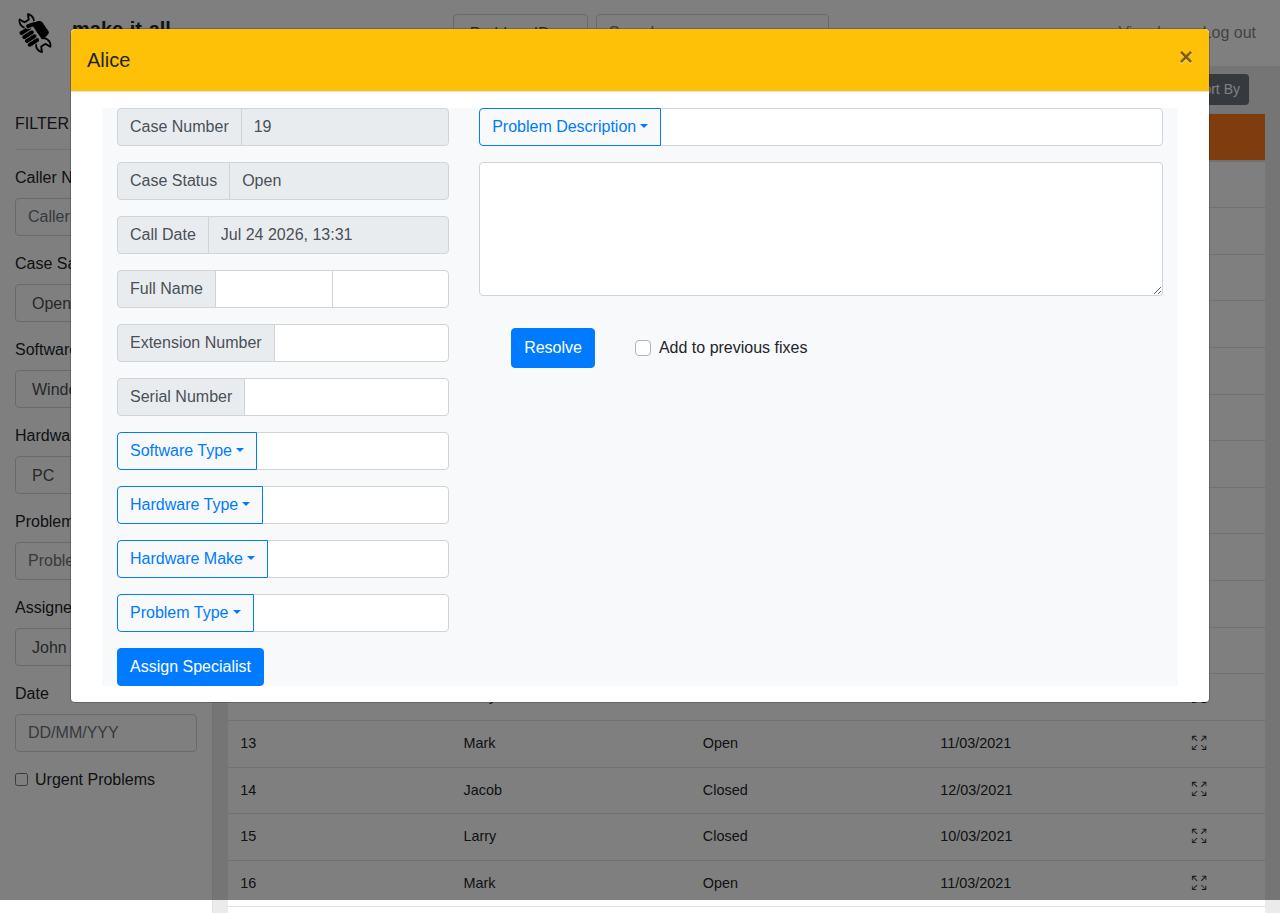
<file: navbarNew.html>
<!doctype html>
<html lang="en">

<head>
   <!-- Required meta tags -->
   <meta charset="utf-8">
   <meta name="viewport" content="width=device-width, initial-scale=1, shrink-to-fit=no">
   <!-- Bootstrap CSS -->
   <link rel="stylesheet" href="https://stackpath.bootstrapcdn.com/bootstrap/4.3.1/css/bootstrap.min.css"
      integrity="sha384-ggOyR0iXCbMQv3Xipma34MD+dH/1fQ784/j6cY/iJTQUOhcWr7x9JvoRxT2MZw1T" crossorigin="anonymous">
   <link rel="stylesheet" href="https://cdn.jsdelivr.net/npm/bootstrap-icons@1.6.1/font/bootstrap-icons.css">
   <link rel="stylesheet" href="stylesheet.css">
   <script src="https://ajax.googleapis.com/ajax/libs/jquery/3.5.1/jquery.min.js"></script>
   <title>Make-It-All</title>
</head>

<body onload="openModal()">
   <script>

      function openModal(){
         $('#addnewprob').modal('toggle');
      }


      function myFunction() {
         // Declare variables
         searchFilter = document.getElementById("myFilter");

         var input, filter, table, tr, td, i, txtValue;
         input = document.getElementById("myInput");
         filter = input.value.toUpperCase();
         table = document.getElementById("myTable");
         tr = table.getElementsByTagName("tr");

         // Loop through all table rows, and hide those who don't match the search query
         for (i = 0; i < tr.length; i++) {
            td = tr[i].getElementsByTagName("td")[searchFilter.value];
            if (td) {
               txtValue = td.textContent || td.innerText;
               if (txtValue.toUpperCase().indexOf(filter) > -1) {
                  tr[i].style.display = "";
               } else {
                  tr[i].style.display = "none";
               }
            }
         }
      }

      function test(id) {
         $(document).ready(function () {

            var output = $("#opt2").val();
            console.log(output);

            $("#problem_desc").val(output);
            $("#notes").val("Told caller to go to network settings and click forget network. Then proceed to enter network credentials again ");

         })
      }

      function getDate() {

         // author: Jordan
         // gets current date with custom format: MMM D YYYY, HH:MM

         $(document).ready(function () {

            const months = ["January", "February", "March", "April", "May", "June", "July", "August", "September", "October", "November", "December"];
            var year = new Date().getFullYear().toString();
            var month = months[new Date().getMonth()];
            var day = new Date().getDate().toString();
            var hour = new Date().getHours().toString();
            var mins = new Date().getMinutes().toString();

            if (hour < 10) // format time
               hour = '0' + hour;
            if (mins < 10)
               mins = '0' + mins;
         
             var today = month.substring(0, 3) + " " + day + " " + year + ", " + hour + ":" + mins;
             $("#call-date").val(today);
           })
         
         }
         
         function fill(destination, value) { 
           
           // author: Jordan
           // fills text field with value into input destination
         
           $(document).ready(function() {
             $(destination).val(value);
           })
         }

         function submit() {

            // author: Jordan
            // closes modal and adds problem to table

            $(document).ready(function() {

               $('#addnewprob').modal('hide');  // close modal

               var caseNumber = $('#case-number').val(); // store input values
               var name = $('#first-name').val();
               var caseStatus = $('#case-status').val();
               caseStatus="Closed"

               var today = new Date(); // date formatting
               var dd = today.getDate();
               var mm = today.getMonth()+1;
               var yyyy = today.getFullYear();
               if (dd < 10)
                  dd = '0' + dd;
               if (mm < 10)
                  mm = '0' + mm;
               today = dd + '/' + mm + '/' +yyyy;

               var newRow = "<tr><td>" + caseNumber + // create row from inputs
                           "</td><td>" + name +
                           "</td><td>" + caseStatus +
                           "</td><td>" + today +
                           "</td><td><i class='bi bi-arrows-fullscreen'></i></td></tr>";

               $('#myTable').append(newRow);
            })
         }
         
         getDate();
      </script>
      <!-- Nav Bar -->
      <nav class="navbar navbar-expand-lg navbar-light navbar-custom">
         <a class="navbar-brand" href="landing.html"><img src="logo.png" width="40" height="40"></a>
         <h5><b>make-it-all</b></h5>
         <ul class="nav navbar-nav mx-auto">
            <li class="nav-item">
               <select class="form-control form-control" id="myFilter" onclick="myFunction()">
                  <option value="0">Problem ID</option>
                  <option value="1">Caller Name</option>
                  <option value="2">Case Status</option>
                  <option value="3">Date</option>
               </select>
            </li>
            <form class="form-inline my-2 my-lg-0">
               <input class="form-control ml-sm-2" type="search" placeholder="Search" aria-label="Search" id="myInput" onkeyup="myFunction()">
            </form>
         </ul>
         <ul class="navbar-nav">
			<li class="nav-item">
               <a class="nav-link" target="_blank" href="exampleLog.txt">View logs</a>
            </li>
            <li class="nav-item">
               <a class="nav-link" href="login.html">Log out</a>
            </li>
         </ul>
      </nav>
      <!-- Filter Container-->
      <div class="container-fluid">
      <div class="row">
         <div class="col-md-2 border-right top">
            <h6 id="filterHeader">FILTER BY</h6>
            <hr>
            <form>
               <div class="form-group">
                  <label for="callerNameInput">Caller Name</label>
                  <input type="text" class="form-control" id="callerNameInput" placeholder="Caller Name">
               </div>
               <div class="form-group">
                  <label for="caseStatusSelect">Case Satus</label>
                  <select class="form-control" id="caseStatusSelect">
                     <option>Open</option>
                     <option>Closed</option>
                  </select>
               </div>
               <div class="form-group">
                  <label for="softwareSelect">Software Type</label>
                  <select class="form-control" id="softwareSelect">
                     <option>Windows</option>
                     <option>MacOS</option>
                     <option>Linux</option>
                  </select>
               </div>
               <div class="form-group">
                  <label for="hardwareSelect">Hardware Type</label>
                  <select class="form-control" id="hardwareSelect">
                     <option>PC</option>
                     <option>iMac</option>
                     <option>MacBook</option>
                     <option>iPad</option>
                     <option>iPhone</option>
                     <option>Android Mobile Phone</option>
                  </select>
               </div>
               <div class="form-group">
                  <label for="problemDescInput">Problem Description</label>
                  <input type="text" class="form-control" id="problemDescInput" placeholder="Problem description">
               </div>
               <div class="form-group">
                  <label for="specialistSelect">Assigned Specialist</label>
                  <select class="form-control" id="specialistSelect">
                     <option>John</option>
                     <option>James</option>
                     <option>Steve</option>
                     <option>Mary</option>
                     <option>Lisa</option>
                     <option>Emma</option>
                  </select>
               </div>
               <div class="form-group">
                  <label for="dateInput">Date</label>
                  <input type="text" class="form-control" id="dateInput" placeholder="DD/MM/YYY">
               </div>
               <div class="form-check">
                  <input class="form-check-input" type="checkbox" value="" id="urgentCheck">
                  <label class="form-check-label" for="defaultCheck1">
                     Urgent Problems
                  </label>
               </div>
            </form>
         </div>
         <!-- Data Container -->
         <div class="col-md-10 bottom">
            <!-- Nav Bar -->
            <nav class="navbar navbar-expand-lg navbar-light tableOptions">
               <ul class="navbar-nav mr-auto">
			      <li><b>Welcome Back, Alice</b></li>
			   </ul>
               <ul class="navbar-nav ml-auto">
                  <li class="nav-item">
                     <button type="button" class="btn btn-secondary btn-sm" data-toggle="modal"
                        data-target="#addnewprob">+ Add new</button>
                  </li>
                  <li class="nav-item">
                     <button type="button" class="btn btn-secondary btn-sm"><i class="bi bi-filter"></i>Sort By</button>
                  </li>
               </ul>
            </nav>
            <div class="scrollTable scroll">
               <table class="table table-hover dataTable" id="myTable">
                  <thead>
                     <tr>
                        <th scope="col">Problem ID</th>
                        <th scope="col">Caller Name</th>
                        <!-- <th scope="col">Software Type</th>
                           <th scope="col">Hardware Type</th> -->
                        <th scope="col">Case Status</th>
                        <th scope="col">Date Opened</th>
                        <th scope="col"> </th>
                     </tr>
                  </thead>
                  <tbody>
                     <tr>
                        <td>1</td>
                        <td>Mark</td>
                        <td>Open</td>
                        <td>11/03/2021</td>
                        <td><a data-toggle="modal" data-target="#problemModal"><i
                                 class="bi bi-arrows-fullscreen"></i></a></td>
                     </tr>
                     <tr>
                        <td>2</td>
                        <td>Jacob</td>
                        <td>Closed</td>
                        <td>12/03/2021</td>
                        <td><i class="bi bi-arrows-fullscreen"></i></td>
                     </tr>
                     <tr>
                        <td>3</td>
                        <td>Larry</td>
                        <td>Closed</td>
                        <td>10/03/2021</td>
                        <td><a data-toggle="modal" data-target="#larryprob"><i
                           class="bi bi-arrows-fullscreen"></i></a></td>
                     </tr>
                     <tr>
                        <td>4</td>
                        <td>Larry</td>
                        <td>Closed</td>
                        <td>10/03/2021</td>
                        <td><i class="bi bi-arrows-fullscreen"></i></td>
                     </tr>
                     <tr>
                        <td>5</td>
                        <td>Larry</td>
                        <td>Closed</td>
                        <td>10/03/2021</td>
                        <td><i class="bi bi-arrows-fullscreen"></i></td>
                     </tr>
                     <tr>
                        <td>6</td>
                        <td>Larry</td>
                        <td>Closed</td>
                        <td>10/03/2021</td>
                        <td><i class="bi bi-arrows-fullscreen"></i></td>
                     </tr>
                     <tr>
                        <td>7</td>
                        <td>Larry</td>
                        <td>Closed</td>
                        <td>10/03/2021</td>
                        <td><i class="bi bi-arrows-fullscreen"></i></td>
                     </tr>
                     <tr>
                        <td>8</td>
                        <td>Larry</td>
                        <td>Closed</td>
                        <td>10/03/2021</td>
                        <td><i class="bi bi-arrows-fullscreen"></i></td>
                     </tr>
                     <tr>
                        <td>9</td>
                        <td>Larry</td>
                        <td>Closed</td>
                        <td>10/03/2021</td>
                        <td><i class="bi bi-arrows-fullscreen"></i></td>
                     </tr>
                     <tr>
                        <td>10</td>
                        <td>Mark</td>
                        <td>Open</td>
                        <td>11/03/2021</td>
                        <td><i class="bi bi-arrows-fullscreen"></i></td>
                     </tr>
                     <tr>
                        <td>11</td>
                        <td>Jacob</td>
                        <td>Closed</td>
                        <td>12/03/2021</td>
                        <td><i class="bi bi-arrows-fullscreen"></i></td>
                     </tr>
                     <tr>
                        <td>12</td>
                        <td>Larry</td>
                        <td>Closed</td>
                        <td>10/03/2021</td>
                        <td><i class="bi bi-arrows-fullscreen"></i></td>
                     </tr>
                     <tr>
                        <td>13</td>
                        <td>Mark</td>
                        <td>Open</td>
                        <td>11/03/2021</td>
                        <td><i class="bi bi-arrows-fullscreen"></i></td>
                     </tr>
                     <tr>
                        <td>14</td>
                        <td>Jacob</td>
                        <td>Closed</td>
                        <td>12/03/2021</td>
                        <td><i class="bi bi-arrows-fullscreen"></i></td>
                     </tr>
                     <tr>
                        <td>15</td>
                        <td>Larry</td>
                        <td>Closed</td>
                        <td>10/03/2021</td>
                        <td><i class="bi bi-arrows-fullscreen"></i></td>
                     </tr>
                     <tr>
                        <td>16</td>
                        <td>Mark</td>
                        <td>Open</td>
                        <td>11/03/2021</td>
                        <td><i class="bi bi-arrows-fullscreen"></i></td>
                     </tr>
                     <tr>
                        <td>17</td>
                        <td>Jacob</td>
                        <td>Closed</td>
                        <td>12/03/2021</td>
                        <td><i class="bi bi-arrows-fullscreen"></i></td>
                     </tr>
                     <tr>
                        <td>18</td>
                        <td>Larry</td>
                        <td>Closed</td>
                        <td>10/03/2021</td>
                        <td><i class="bi bi-arrows-fullscreen"></i></td>
                     </tr>
                  </tbody>
               </table>
            </div>
            <!-- Modal For Problem Info -->
            <div class="modal fade problemInfo" id="problemModal" tabindex="-1" role="dialog"
               aria-labelledby="problemModal" aria-hidden="true">
               <div class="modal-dialog modal-dialog-centered modal-lg" role="document">
                  <div class="modal-content">
                     <div class="modal-header">
                        <h5 class="modal-title" id="exampleModalLongTitle">Problem 1</h5>
                        <button type="button" class="close" data-dismiss="modal" aria-label="Close">
                           <span aria-hidden="true">&times;</span>
                        </button>
                     </div>
                     <div class="modal-body">
                        <ul>
                           <li><b>Caller Name:</b> Mark</li>
                           <li><b>Case Status:</b> Open</li>
                           <li><b>Software type:</b> MacOS</li>
                           <li><b>Hardware type:</b> MacBook</li>
                           <li><b>Problem description:</b> Screen switches off randomly.</li>
                           <li><b>Date Opened:</b> 11/03/2021</li>
                        </ul>
                        <hr>
                        <h5>Notes</h5>
                        <br>
                        <button class="btn btn-primary" type="button" data-toggle="collapse"
                           data-target="#collapseNoteInput" aria-expanded="false" aria-controls="collapseFilters">
                           + Add Notes
                        </button>
                        <div class="collapse" id="collapseNoteInput">
                           <textarea class="form-control" id="exampleFormControlTextarea1" rows="3"></textarea>
                        </div>
                     </div>
                     <div class="modal-footer">
					    <button type="button" class="btn btn-primary">Edit</button>
                        <button type="button" class="btn btn-primary">Submit</button>
                     </div>
                  </div>
               </div>
            </div>

            <div class="modal fade problemInfo" id="larryprob" tabindex="-1" role="dialog"
               aria-labelledby="problemModal" aria-hidden="true">
               <div class="modal-dialog modal-dialog-centered modal-lg" role="document">
                  <div class="modal-content">
                     <div class="modal-header">
                        <h5 class="modal-title" id="exampleModalLongTitle">Problem 3</h5>
                        <button type="button" class="close" data-dismiss="modal" aria-label="Close">
                           <span aria-hidden="true">&times;</span>
                        </button>
                     </div>
                     <div class="modal-body">
                        <ul>
                           <li><b>Caller Name:</b> Larry</li>
                           <li><b>Case Status:</b> Closed</li>
                           <li><b>Software type:</b> MacOS</li>
                           <li><b>Hardware type:</b> MacBook</li>
                           <li><b>Problem description:</b> Screen switches off randomly.</li>
                           <li><b>Date Opened:</b> 10/03/2021</li>
                        </ul>
                        <hr>
                        <h5>Notes</h5>
                        <br>
                        <p>Told Larry to order a new battery for his laptop</p>
                        <button class="btn btn-primary" type="button" data-toggle="collapse"
                           data-target="#collapseNoteInput" aria-expanded="false" aria-controls="collapseFilters">
                           + Add Notes
                        </button>
                        <div class="collapse" id="collapseNoteInput">
                           <textarea class="form-control" id="exampleFormControlTextarea1" rows="3"></textarea>
                        </div>
                     </div>
                     <div class="modal-footer">
					    <button type="button" class="btn btn-primary">Edit</button>
                        <button type="button" class="btn btn-primary">Submit</button>
                     </div>
                  </div>
               </div>
            </div>            
            <!-- Modal for Adding a new problem -->
            <div class="modal fade" id="addnewprob" tabindex="-1" role="dialog" aria-labelledby="exampleModalLabel"
               aria-hidden="true">
               <!-- modal container -->
               <div class="modal-dialog modal-xl">
                  <div class="modal-content">
                     <div class="modal-header bg-warning">
                        <h5 class="modal-title" id="exampleModalLabel">Alice</h5>
                        <button type="button" class="close" data-dismiss="modal" aria-label="Close">
                           <span aria-hidden="true">&times;</span>
                        </button>
                     </div>
                     <div class="modal-body">
                        <div class="container-fluid">
                           <div class="parent-container d-flex  w-100 bg-light" id="parent">
                              <div class="container w-50 " id="inputproblem">
                                 <div class="row">
                                    <!-- case number field -->
                                    <div class="col-sm ">
                                       <div class="input-group mb-3">
                                          <div class="input-group-prepend">
                                             <span class="input-group-text" id="basic-addon1">Case Number</span>
                                          </div>
                                          <input type="text" class="form-control" id="case-number" aria-label="Username"
                                             aria-describedby="basic-addon1" value="19" disabled>
                                       </div>
                                    </div>
                                 </div>

                                 <div class="row">
                                    <!-- case status field -->
                                    <div class="col-sm ">
                                       <div class="input-group mb-3">
                                          <div class="input-group-prepend">
                                             <span class="input-group-text" id="basic-addon1">Case Status</span>
                                          </div>
                                          <input type="text" id="case-status" class="form-control" aria-label="Username"
                                             aria-describedby="basic-addon1" value="Open" disabled>
                                       </div>
                                    </div>
                                 </div>

                                 <div class="row">
                                    <!-- call date field -->
                                    <div class="col-sm ">
                                       <div class="input-group mb-3">
                                          <div class="input-group-prepend">
                                             <span class="input-group-text" id="basic-addon1">Call Date</span>
                                          </div>
                                          <input id="call-date" type="text" class="form-control" aria-label="Username"
                                             aria-describedby="basic-addon1" value="" disabled>
                                       </div>
                                    </div>
                                 </div>

                                 <div class="row">
                                    <!-- full name field -->
                                    <div class="col-sm ">
                                       <div class="input-group mb-3">
                                          <div class="input-group-prepend">
                                             <span class="input-group-text">Full Name</span>
                                          </div>
                                          <input type="text" id="first-name" aria-label="First name" class="form-control">
                                          <input type="text" aria-label="Last name" class="form-control">
                                       </div>
                                    </div>
                                 </div>

                                 <div class="row">
                                    <!-- extension no. field -->
                                    <div class="col-sm ">
                                       <div class="input-group mb-3">
                                          <div class="input-group-prepend">
                                             <span class="input-group-text" id="basic-addon1">Extension Number</span>
                                          </div>
                                          <input type="text" class="form-control" aria-label="Username"
                                             aria-describedby="basic-addon1">
                                       </div>
                                    </div>
                                 </div>

                                 <div class="row">
                                    <!-- serial no. field -->
                                    <div class="col-sm ">
                                       <div class="input-group mb-3">
                                          <div class="input-group-prepend">
                                             <span class="input-group-text" id="basic-addon1">Serial Number</span>
                                          </div>
                                          <input type="text" class="form-control" aria-label="Username"
                                             aria-describedby="basic-addon1">
                                       </div>
                                    </div>
                                 </div>

                                 <div class="input-group mb-3 ">
                                    <!-- software type field -->
                                    <div class="input-group-prepend">
                                       <button class="btn btn-outline-primary dropdown-toggle" type="button"
                                          data-toggle="dropdown" aria-haspopup="true" aria-expanded="false">Software
                                          Type</button>
                                       <div class="dropdown-menu ">
                                          <button class="dropdown-item" type="button" value="Windows"
                                             onclick="fill('#software-type',this.value)">Windows</button>
                                          <button class="dropdown-item" type="button" value="macOS"
                                             onclick="fill('#software-type',this.value)">macOS</button>
                                          <button class="dropdown-item" type="button" value="Linux"
                                             onclick="fill('#software-type',this.value)">Linux</button>
                                       </div>
                                    </div>
                                    <input type="text" class="form-control " value=""
                                       aria-label="Text input with dropdown button" id="software-type"
                                       aria-describedby="default">
                                 </div>

                                 <div class="input-group mb-3 ">
                                    <!-- hardware type field -->
                                    <div class="input-group-prepend">
                                       <button class="btn btn-outline-primary dropdown-toggle" type="button"
                                          data-toggle="dropdown" aria-haspopup="true" aria-expanded="false">Hardware
                                          Type</button>
                                       <div class="dropdown-menu ">
                                          <button class="dropdown-item" type="button" value="Laptop"
                                             onclick="fill('#hardware-type',this.value)">Laptop</button>
                                          <button class="dropdown-item" type="button" value="PC"
                                             onclick="fill('#hardware-type',this.value)">PC</button>
                                          <button class="dropdown-item" type="button" value="Tablet"
                                             onclick="fill('#hardware-type',this.value)">Tablet</button>
                                       </div>
                                    </div>
                                    <input type="text" class="form-control " value=""
                                       aria-label="Text input with dropdown button" id="hardware-type"
                                       aria-describedby="default">
                                 </div>

                                 <div class="input-group mb-3 ">
                                    <!-- hardware make field -->
                                    <div class="input-group-prepend">
                                       <button class="btn btn-outline-primary dropdown-toggle" type="button"
                                          data-toggle="dropdown" aria-haspopup="true" aria-expanded="false">Hardware
                                          Make</button>
                                       <div class="dropdown-menu ">
                                          <button class="dropdown-item" type="button" value="Asus"
                                             onclick="fill('#hardware-make',this.value)">Asus</button>
                                          <button class="dropdown-item" type="button" value="HP"
                                             onclick="fill('#hardware-make',this.value)">HP</button>
                                          <button class="dropdown-item" type="button" value="Apple"
                                             onclick="fill('#hardware-make',this.value)">Apple</button>
                                       </div>
                                    </div>
                                    <input type="text" class="form-control " value=""
                                       aria-label="Text input with dropdown button" id="hardware-make"
                                       aria-describedby="default">
                                 </div>

                                 <div class="input-group mb-3 ">
                                    <!-- problem type field -->
                                    <div class="input-group-prepend">
                                       <button class="btn btn-outline-primary dropdown-toggle" type="button"
                                          data-toggle="dropdown" aria-haspopup="true" aria-expanded="false">Problem
                                          Type</button>
                                       <div class="dropdown-menu ">
                                          <button class="dropdown-item" type="button" value="Software"
                                             onclick="fill('#problem-type',this.value)">Software</button>
                                          <button class="dropdown-item" type="button" value="Hardware"
                                             onclick="fill('#problem-type',this.value)">Hardware</button>
                                          <button class="dropdown-item" type="button" value="Network"
                                             onclick="fill('#problem-type',this.value)">Network</button>
                                       </div>
                                    </div>
                                    <input type="text" class="form-control " value=""
                                       aria-label="Text input with dropdown button" id="problem-type"
                                       aria-describedby="default">
                                 </div>
                                 <div class="row">
                                    <div class="col-sm">
                                       <button type="button" class="btn btn-primary">Assign Specialist</button>
                                    </div>
                                 </div>
                              </div>
                              <div class="container" id="notes_container">
                                 <div class="row ">
                                    <div class="col-sm ">
                                       <div class="input-group mb-3 ">
                                          <div class="input-group-prepend">
                                             <button class="btn btn-outline-primary dropdown-toggle" type="button"
                                                data-toggle="dropdown" aria-haspopup="true"
                                                aria-expanded="false">Problem Description</button>
                                             <div class="dropdown-menu ">
                                                <!--<button class="dropdown-item" type="button" id="opt1" value="Printer not showing" onclick="test(this.id)">Printer not showing</button>-->
                                                <button class="dropdown-item" type="button" id="opt2"
                                                   value="Laptop not connecting to Wi-Fi" onclick="test(this.id)">Laptop
                                                   not connecting to Wi-Fi</button>
                                                <!--<button class="dropdown-item" type="button" id="opt3" value="VPN log on not working" onclick="test(this.id)">VPN log on not working</button>-->
                                             </div>
                                          </div>
                                          <input type="text" class="form-control "
                                             aria-label="Text input with dropdown button" id="problem_desc"
                                             aria-describedby="default">
                                       </div>
                                    </div>
                                 </div>
                                 <div class="row">
                                    <div class="col-sm">
                                       <textarea class="form-control" id="notes" rows="5"></textarea>
                                    </div>
                                 </div>
                                 <div class="row">
                                    <div class="col-sm d-flex m-3">
                                       <button type="button" class="btn btn-primary m-3" onclick="submit()">Resolve</button>
                                       <!-- change to sumbit type-->
                                       <div class="custom-control custom-checkbox m-4">
                                          <input type="checkbox" class="custom-control-input" id="customCheck1">
                                          <label class="custom-control-label" for="customCheck1">Add to previous
                                             fixes</label>
                                       </div>
                                    </div>
                                 </div>
                              </div>
                           </div>
                        </div>
                     </div>
                  </div>
               </div>
            </div>
         </div>
      </div>
      <script src="https://code.jquery.com/jquery-3.3.1.slim.min.js"
         integrity="sha384-q8i/X+965DzO0rT7abK41JStQIAqVgRVzpbzo5smXKp4YfRvH+8abtTE1Pi6jizo"
         crossorigin="anonymous"></script>
      <script src="https://cdnjs.cloudflare.com/ajax/libs/popper.js/1.14.7/umd/popper.min.js"
         integrity="sha384-UO2eT0CpHqdSJQ6hJty5KVphtPhzWj9WO1clHTMGa3JDZwrnQq4sF86dIHNDz0W1"
         crossorigin="anonymous"></script>
      <script src="https://stackpath.bootstrapcdn.com/bootstrap/4.3.1/js/bootstrap.min.js"
         integrity="sha384-JjSmVgyd0p3pXB1rRibZUAYoIIy6OrQ6VrjIEaFf/nJGzIxFDsf4x0xIM+B07jRM"
         crossorigin="anonymous"></script>
</body>

</html>
</file>
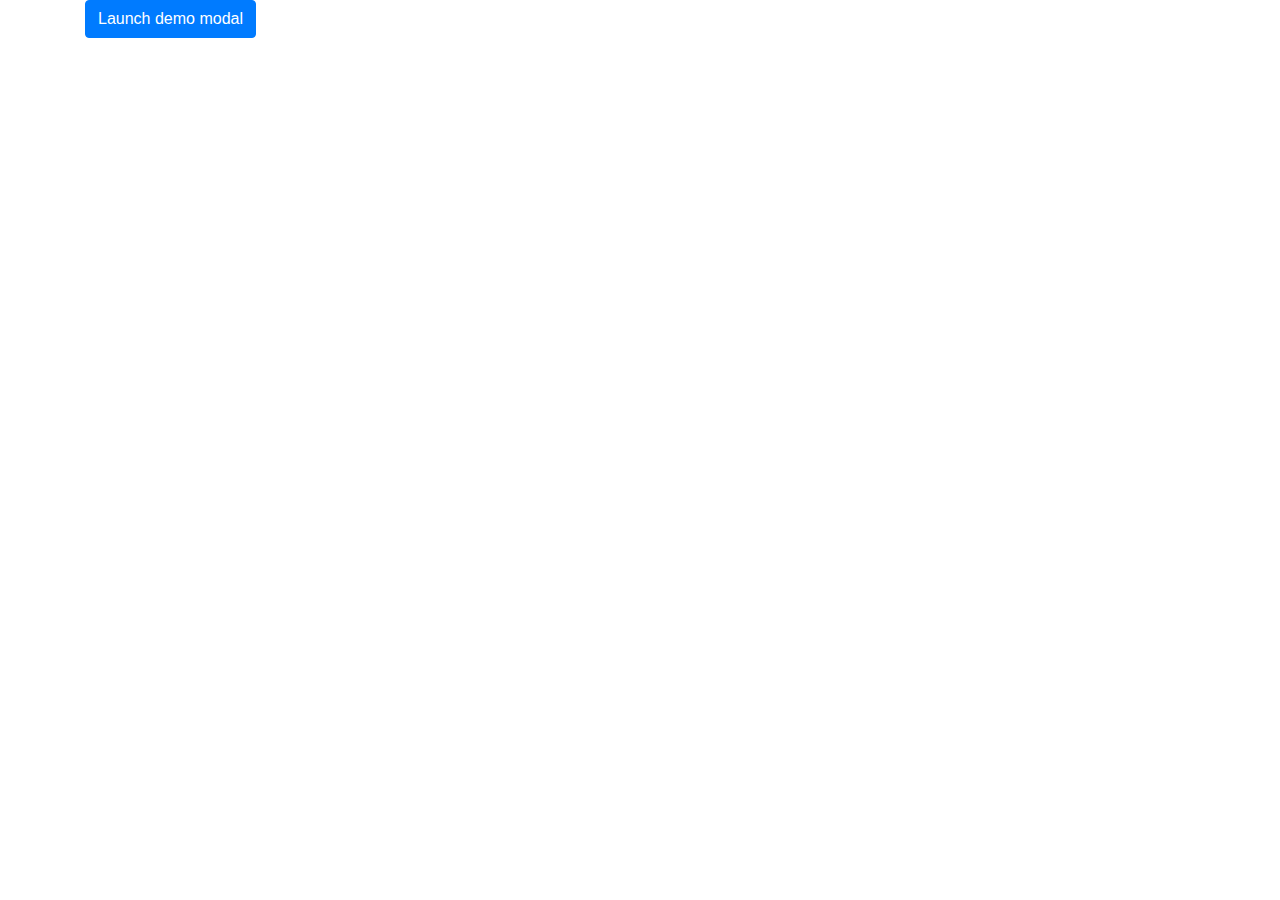
<file: newproblem.html>
<!doctype html>
<html lang="en">
  <head>
    <title>Problem Logger</title>
    <!-- Required meta tags -->
    <meta charset="utf-8">
    <meta name="viewport" content="width=device-width, initial-scale=1, shrink-to-fit=no">

    <!-- Bootstrap CSS -->
    <link rel="stylesheet" href="https://stackpath.bootstrapcdn.com/bootstrap/4.3.1/css/bootstrap.min.css" integrity="sha384-ggOyR0iXCbMQv3Xipma34MD+dH/1fQ784/j6cY/iJTQUOhcWr7x9JvoRxT2MZw1T"
     crossorigin="anonymous">
  </head>
  <body>
    <script src="https://ajax.googleapis.com/ajax/libs/jquery/3.5.1/jquery.min.js"></script> 
      
    <!-- Optional JavaScript -->
    <!-- jQuery first, then Popper.js, then Bootstrap JS -->
    <script src="https://code.jquery.com/jquery-3.3.1.slim.min.js" integrity="sha384-q8i/X+965DzO0rT7abK41JStQIAqVgRVzpbzo5smXKp4YfRvH+8abtTE1Pi6jizo" crossorigin="anonymous"></script>
    <script src="https://cdnjs.cloudflare.com/ajax/libs/popper.js/1.14.7/umd/popper.min.js" integrity="sha384-UO2eT0CpHqdSJQ6hJty5KVphtPhzWj9WO1clHTMGa3JDZwrnQq4sF86dIHNDz0W1" crossorigin="anonymous"></script>
    <script src="https://stackpath.bootstrapcdn.com/bootstrap/4.3.1/js/bootstrap.min.js" integrity="sha384-JjSmVgyd0p3pXB1rRibZUAYoIIy6OrQ6VrjIEaFf/nJGzIxFDsf4x0xIM+B07jRM" crossorigin="anonymous"></script>

    <script>

      function test(id) {
        $(document).ready(function() {

          var output = $("#opt2").val();
          console.log(output);
            
          $("#problem_desc").val(output);
          $("#notes").val("Told caller to go to network settings and click forget network. Then proceed to enter network credentials again ");

        })
      }

      function getDate() {

        // author: Jordan
        // gets current date with custom format: MMM D YYYY, HH:MM

        $(document).ready(function() {

          const months = ["January", "February", "March", "April", "May", "June", "July", "August", "September", "October", "November", "December"];
          var year = new Date().getFullYear().toString();
          var month = months[new Date().getMonth()];
          var day = new Date().getDate().toString();
          var hour = new Date().getHours().toString();
          var mins = new Date().getMinutes().toString();

          if (hour < 10) // format time
            hour = '0' + hour;
          if (mins < 10) 
            mins = '0' + mins;

          var today = month.substring(0, 3) + " " + day + " " + year + ", " + hour + ":" + mins;
          $("#call-date").val(today);
        })

      }

      function fill(destination, value) { 
        
        // author: Jordan
        // fills text field with value into input destination

        $(document).ready(function() {
          $(destination).val(value);
        })
      }

      getDate();

    </script>


<div class="container"> <!-- container for button -->
  <div class="row">
    <div class="col-sm">
      <button type="button" class="btn btn-primary" data-toggle="modal" data-target="#addnewprob">
        Launch demo modal
      </button>
    </div>
  </div>
</div>

<div class="modal fade" id="addnewprob" tabindex="-1" role="dialog" aria-labelledby="exampleModalLabel" aria-hidden="true"> <!-- modal container -->
  <div class="modal-dialog modal-xl"  >
    <div class="modal-content">
      <div class="modal-header bg-warning">
        <h5 class="modal-title" id="exampleModalLabel">Alice</h5>
        <button type="button" class="close" data-dismiss="modal" aria-label="Close">
          <span aria-hidden="true">&times;</span>
        </button>
      </div>
      <div class="modal-body">
        <div class="container-fluid">
        <div class="parent-container d-flex  w-100 bg-light" id="parent">
          <div class="container w-50 " id="inputproblem" >

    
              <div class="row"> <!-- case number field -->
                <div class="col-sm ">
                  <div class="input-group mb-3">
                    <div class="input-group-prepend">
                      <span class="input-group-text" id="basic-addon1">Case ID</span>
                    </div>
                    <input type="text" class="form-control" aria-label="Username" aria-describedby="basic-addon1" value="19" disabled >
                  </div>
                </div>
              </div>

              <div class="row"> <!-- case status field -->
                <div class="col-sm ">
                  <div class="input-group mb-3">
                    <div class="input-group-prepend">
                      <span class="input-group-text" id="basic-addon1">Case Status</span>
                    </div>
                    <input type="text" class="form-control" aria-label="Username" aria-describedby="basic-addon1" value="Open" disabled >
                  </div>
                </div>
              </div>

              <div class="row"> <!-- call date field -->
                <div class="col-sm ">
                  <div class="input-group mb-3">
                    <div class="input-group-prepend">
                      <span class="input-group-text" id="basic-addon1">Call Date</span>
                    </div>
                    <input id="call-date" type="text" class="form-control" aria-label="Username" aria-describedby="basic-addon1" value="" disabled>
                  </div>
                </div>
              </div>
    
              <div class="row"> <!-- full name field -->
                <div class="col-sm ">
                  <div class="input-group mb-3">
                    <div class="input-group-prepend">
                      <span class="input-group-text">Full Name</span>
                    </div>
                    <input type="text" aria-label="First name" class="form-control">
                    <input type="text" aria-label="Last name" class="form-control">
                  </div>
                </div>
              </div>

              <div class="row"> <!-- extension no. field -->
                <div class="col-sm ">
                  <div class="input-group mb-3">
                    <div class="input-group-prepend">
                      <span class="input-group-text" id="basic-addon1">Extension Number</span>
                    </div>
                    <input type="text" class="form-control" aria-label="Username" aria-describedby="basic-addon1">
                  </div>
                </div>
              </div>

              <div class="input-group mb-3 "> <!-- software type field -->
                <div class="input-group-prepend">
                  <button class="btn btn-outline-primary dropdown-toggle" type="button" data-toggle="dropdown" aria-haspopup="true" aria-expanded="false">Software Type</button>
                  <div class="dropdown-menu " >
                    <button class="dropdown-item" type="button" value="Windows" onclick="fill('#software-type',this.value)">Windows</button>                    
                    <button class="dropdown-item" type="button" value="macOS" onclick="fill('#software-type',this.value)">macOS</button>               
                    <button class="dropdown-item" type="button" value="Linux" onclick="fill('#software-type',this.value)">Linux</button>                  
                  </div>
                </div>
                <input type="text" class="form-control " value="" aria-label="Text input with dropdown button" id="software-type" aria-describedby="default">
              </div>
    
              <div class="input-group mb-3 "> <!-- hardware type field -->
                <div class="input-group-prepend">
                  <button class="btn btn-outline-primary dropdown-toggle" type="button" data-toggle="dropdown" aria-haspopup="true" aria-expanded="false">Hardware Type</button>
                  <div class="dropdown-menu " >
                    <button class="dropdown-item" type="button" value="Asus Laptop" onclick="fill('#hardware-type',this.value)">Asus Laptop</button>                    
                    <button class="dropdown-item" type="button" value="HP Laptop" onclick="fill('#hardware-type',this.value)">HP Laptop</button>               
                    <button class="dropdown-item" type="button" value="Macbook" onclick="fill('#hardware-type',this.value)">Macbook</button>                  
                  </div>
                </div>
                <input type="text" class="form-control " value="" aria-label="Text input with dropdown button" id="hardware-type" aria-describedby="default">
              </div>
    
              <div class="input-group mb-3 "> <!-- problem type field -->
                <div class="input-group-prepend">
                  <button class="btn btn-outline-primary dropdown-toggle" type="button" data-toggle="dropdown" aria-haspopup="true" aria-expanded="false">Problem Type</button>
                  <div class="dropdown-menu " >
                    <button class="dropdown-item" type="button" value="Software" onclick="fill('#problem-type',this.value)">Software</button>                    
                    <button class="dropdown-item" type="button" value="Hardware" onclick="fill('#problem-type',this.value)">Hardware</button>               
                    <button class="dropdown-item" type="button" value="Network" onclick="fill('#problem-type',this.value)">Network</button>                  
                  </div>
                </div>
                <input type="text" class="form-control " value="" aria-label="Text input with dropdown button" id="problem-type" aria-describedby="default">
              </div>
    
              <div class="row">
                <div class="col-sm">
                  <button type="button" class="btn btn-primary">Assign Specialist</button>  
                </div>
              </div>
    
            </div>
    
    
          <div class="container" id="notes_container" >
            <div class="row ">
              <div class="col-sm ">
                <div class="input-group mb-3 ">
                  <div class="input-group-prepend">
                    <button class="btn btn-outline-primary dropdown-toggle" type="button" data-toggle="dropdown" aria-haspopup="true" aria-expanded="false">Problem Description</button>
                    <div class="dropdown-menu " >
                      <!--<button class="dropdown-item" type="button" id="opt1" value="Printer not showing" onclick="test(this.id)">Printer not showing</button>-->
                      <button class="dropdown-item" type="button" id="opt2" value="Laptop not connecting to Wi-Fi" onclick="test(this.id)">Laptop not connecting to Wi-Fi</button>
                      <!--<button class="dropdown-item" type="button" id="opt3" value="VPN log on not working" onclick="test(this.id)">VPN log on not working</button>-->
                    </div>
                  </div>
                
                  <input type="text" class="form-control "  aria-label="Text input with dropdown button" id="problem_desc" aria-describedby="default">
                </div>
              </div>   
            </div>
    

            <div class="row">
              <div class="col-sm">
    
     
                <textarea class="form-control" id="notes"  rows="5"></textarea>
    
              </div>
    
            </div>
    
            <div class="row">
              <div class="col-sm d-flex m-3">
     
                <button type="button" class="btn btn-primary m-3 " >Resolve</button>  
                <button type="button" class="btn btn-primary m-3" >Submit</button>  <!-- change to sumbit type-->
                <div class="custom-control custom-checkbox m-4">
                  <input type="checkbox" class="custom-control-input" id="customCheck1">
                  <label class="custom-control-label" for="customCheck1">Add to previous fixes</label>
                </div>

              </div>
            </div>
          </div>
    
        </div>
        </div>
    
      </div>




    </div>
  </div>
</div>




  </body>
</html>
</file>
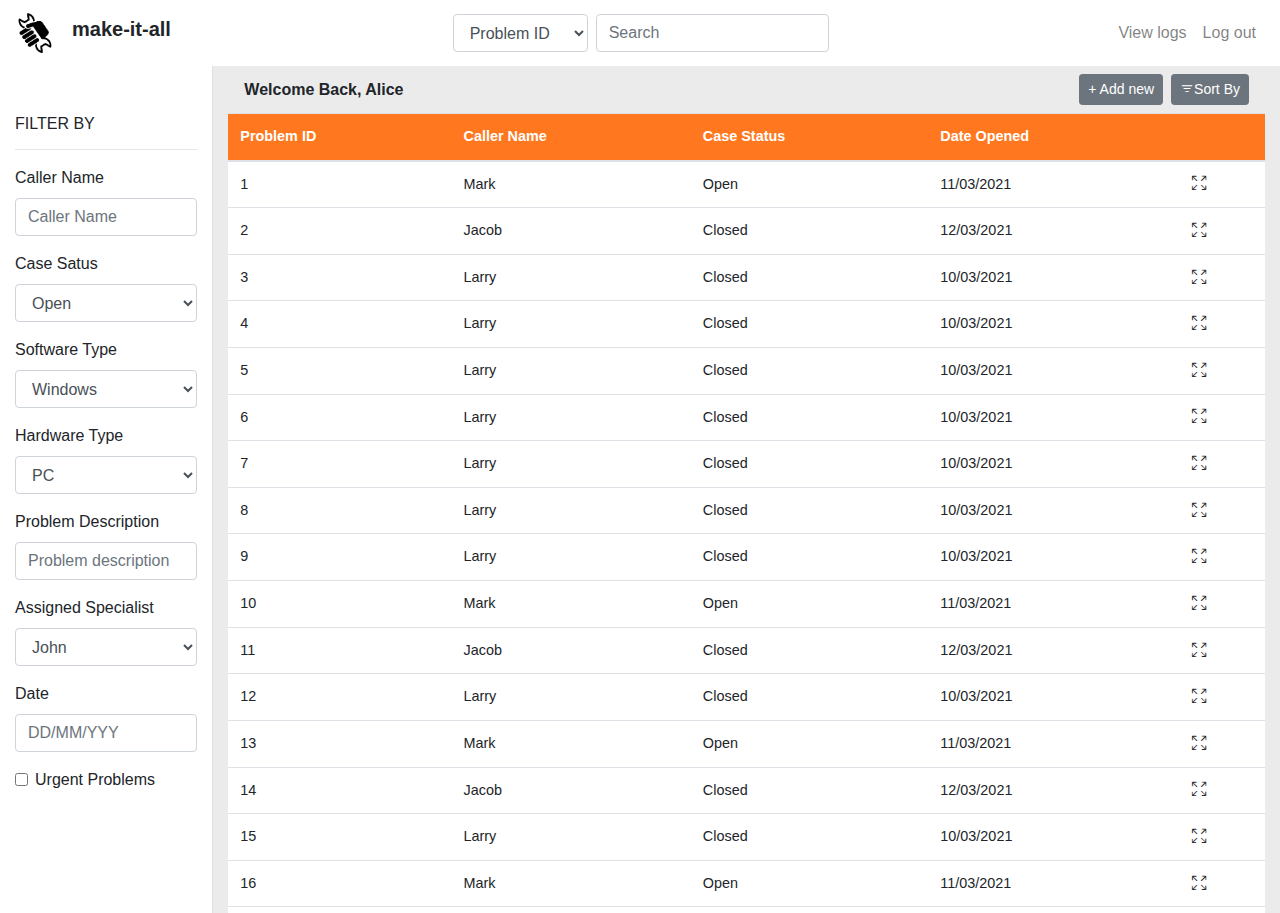
<file: operator.html>
<!doctype html>
<html lang="en">
	<head>
		<!-- Required meta tags -->
		<meta charset="utf-8">
		<meta name="viewport" content="width=device-width, initial-scale=1, shrink-to-fit=no">
		<!-- Bootstrap CSS -->
		<link rel="stylesheet" href="https://stackpath.bootstrapcdn.com/bootstrap/4.3.1/css/bootstrap.min.css"
			integrity="sha384-ggOyR0iXCbMQv3Xipma34MD+dH/1fQ784/j6cY/iJTQUOhcWr7x9JvoRxT2MZw1T" crossorigin="anonymous">
		<link rel="stylesheet" href="https://cdn.jsdelivr.net/npm/bootstrap-icons@1.6.1/font/bootstrap-icons.css">
		<link rel="stylesheet" href="stylesheet.css">
		<script src="https://ajax.googleapis.com/ajax/libs/jquery/3.5.1/jquery.min.js"></script>
		<title>Make-It-All</title>
	</head>
	<body>
		<script>
			function myFunction() {
			   // Declare variables
			   searchFilter = document.getElementById("myFilter");
			
			   var input, filter, table, tr, td, i, txtValue;
			   input = document.getElementById("myInput");
			   filter = input.value.toUpperCase();
			   table = document.getElementById("myTable");
			   tr = table.getElementsByTagName("tr");
			
			   // Loop through all table rows, and hide those who don't match the search query
			   for (i = 0; i < tr.length; i++) {
			      td = tr[i].getElementsByTagName("td")[searchFilter.value];
			      if (td) {
			         txtValue = td.textContent || td.innerText;
			         if (txtValue.toUpperCase().indexOf(filter) > -1) {
			            tr[i].style.display = "";
			         } else {
			            tr[i].style.display = "none";
			         }
			      }
			   }
			}
			
			function test(id) {
			   $(document).ready(function () {
			
			      var output = $("#opt2").val();
			      console.log(output);
			
			      $("#problem_desc").val(output);
			      $("#notes").val("Told caller to go to network settings and click forget network. Then proceed to enter network credentials again ");
			
			   })
			}
			
			function getDate() {
			
			   // author: Jordan
			   // gets current date with custom format: MMM D YYYY, HH:MM
			
			   $(document).ready(function () {
			
			      const months = ["January", "February", "March", "April", "May", "June", "July", "August", "September", "October", "November", "December"];
			      var year = new Date().getFullYear().toString();
			      var month = months[new Date().getMonth()];
			      var day = new Date().getDate().toString();
			      var hour = new Date().getHours().toString();
			      var mins = new Date().getMinutes().toString();
			
			      if (hour < 10) // format time
			         hour = '0' + hour;
			      if (mins < 10)
			         mins = '0' + mins;
			   
			       var today = month.substring(0, 3) + " " + day + " " + year + ", " + hour + ":" + mins;
			       $("#call-date").val(today);
			     })
			   
			   }
			   
			   function fill(destination, value) { 
			     
			     // author: Jordan
			     // fills text field with value into input destination
			   
			     $(document).ready(function() {
			       $(destination).val(value);
			     })
			   }
			
			   function submit() {
			
			      // author: Jordan
			      // closes modal and adds problem to table
			
			      $(document).ready(function() {
			
			         $('#addnewprob').modal('hide');  // close modal
			
			         var caseNumber = $('#case-number').val(); // store input values
			         var name = $('#first-name').val();
			         var caseStatus = $('#case-status').val();
			         caseStatus="Closed"
			
			         var today = new Date(); // date formatting
			         var dd = today.getDate();
			         var mm = today.getMonth()+1;
			         var yyyy = today.getFullYear();
			         if (dd < 10)
			            dd = '0' + dd;
			         if (mm < 10)
			            mm = '0' + mm;
			         today = dd + '/' + mm + '/' +yyyy;
			
			         var newRow = "<tr><td>" + caseNumber + // create row from inputs
			                     "</td><td>" + name +
			                     "</td><td>" + caseStatus +
			                     "</td><td>" + today +
			                     "</td><td><i class='bi bi-arrows-fullscreen'></i></td></tr>";
			
			         $('#myTable').append(newRow);
			      })
			   }
			   
			   getDate();
		</script>
		<!-- Nav Bar -->
		<nav class="navbar navbar-expand-lg navbar-light navbar-custom">
			<a class="navbar-brand" href="#"><img src="logo.png" width="40" height="40"></a>
			<h5><b>make-it-all</b></h5>
			<ul class="nav navbar-nav mx-auto">
				<li class="nav-item">
					<select class="form-control form-control" id="myFilter" onclick="myFunction()">
						<option value="0">Problem ID</option>
						<option value="1">Caller Name</option>
						<option value="2">Case Status</option>
						<option value="3">Date</option>
					</select>
				</li>
				<form class="form-inline my-2 my-lg-0">
					<input class="form-control ml-sm-2" type="search" placeholder="Search" aria-label="Search" id="myInput" onkeyup="myFunction()">
				</form>
			</ul>
			<ul class="navbar-nav">
				<li class="nav-item">
					<a class="nav-link" target="_blank" href="exampleLog.txt">View logs</a>
				</li>
				<li class="nav-item">
					<a class="nav-link" href="login.html">Log out</a>
				</li>
			</ul>
		</nav>
		<!-- Filter Container-->
		<div class="container-fluid">
		<div class="row">
			<div class="col-md-2 border-right top">
				<h6 id="filterHeader">FILTER BY</h6>
				<hr>
				<form>
					<div class="form-group">
						<label for="callerNameInput">Caller Name</label>
						<input type="text" class="form-control" id="callerNameInput" placeholder="Caller Name">
					</div>
					<div class="form-group">
						<label for="caseStatusSelect">Case Satus</label>
						<select class="form-control" id="caseStatusSelect">
							<option>Open</option>
							<option>Closed</option>
						</select>
					</div>
					<div class="form-group">
						<label for="softwareSelect">Software Type</label>
						<select class="form-control" id="softwareSelect">
							<option>Windows</option>
							<option>MacOS</option>
							<option>Linux</option>
						</select>
					</div>
					<div class="form-group">
						<label for="hardwareSelect">Hardware Type</label>
						<select class="form-control" id="hardwareSelect">
							<option>PC</option>
							<option>iMac</option>
							<option>MacBook</option>
							<option>iPad</option>
							<option>iPhone</option>
							<option>Android Mobile Phone</option>
						</select>
					</div>
					<div class="form-group">
						<label for="problemDescInput">Problem Description</label>
						<input type="text" class="form-control" id="problemDescInput" placeholder="Problem description">
					</div>
					<div class="form-group">
						<label for="specialistSelect">Assigned Specialist</label>
						<select class="form-control" id="specialistSelect">
							<option>John</option>
							<option>James</option>
							<option>Steve</option>
							<option>Mary</option>
							<option>Lisa</option>
							<option>Emma</option>
						</select>
					</div>
					<div class="form-group">
						<label for="dateInput">Date</label>
						<input type="text" class="form-control" id="dateInput" placeholder="DD/MM/YYY">
					</div>
					<div class="form-check">
						<input class="form-check-input" type="checkbox" value="" id="urgentCheck">
						<label class="form-check-label" for="defaultCheck1">
						Urgent Problems
						</label>
					</div>
				</form>
			</div>
			<!-- Data Container -->
			<div class="col-md-10 bottom">
				<!-- Nav Bar -->
				<nav class="navbar navbar-expand-lg navbar-light tableOptions">
					<ul class="navbar-nav mr-auto">
						<li><b>Welcome Back, Alice</b></li>
					</ul>
					<ul class="navbar-nav ml-auto">
						<li class="nav-item">
							<button type="button" class="btn btn-secondary btn-sm" data-toggle="modal"
								data-target="#addnewprob">+ Add new</button>
						</li>
						<li class="nav-item">
							<button type="button" class="btn btn-secondary btn-sm"><i class="bi bi-filter"></i>Sort By</button>
						</li>
					</ul>
				</nav>
				<div class="scrollTable scroll">
					<table class="table table-hover dataTable" id="myTable">
						<thead>
							<tr>
								<th scope="col">Problem ID</th>
								<th scope="col">Caller Name</th>
								<!-- <th scope="col">Software Type</th>
									<th scope="col">Hardware Type</th> -->
								<th scope="col">Case Status</th>
								<th scope="col">Date Opened</th>
								<th scope="col"> </th>
							</tr>
						</thead>
						<tbody>
							<tr>
								<td>1</td>
								<td>Mark</td>
								<td>Open</td>
								<td>11/03/2021</td>
								<td><a data-toggle="modal" data-target="#problemModal"><i
									class="bi bi-arrows-fullscreen"></i></a></td>
							</tr>
							<tr>
								<td>2</td>
								<td>Jacob</td>
								<td>Closed</td>
								<td>12/03/2021</td>
								<td><i class="bi bi-arrows-fullscreen"></i></td>
							</tr>
							<tr>
								<td>3</td>
								<td>Larry</td>
								<td>Closed</td>
								<td>10/03/2021</td>
								<td><i class="bi bi-arrows-fullscreen"></i></td>
							</tr>
							<tr>
								<td>4</td>
								<td>Larry</td>
								<td>Closed</td>
								<td>10/03/2021</td>
								<td><i class="bi bi-arrows-fullscreen"></i></td>
							</tr>
							<tr>
								<td>5</td>
								<td>Larry</td>
								<td>Closed</td>
								<td>10/03/2021</td>
								<td><i class="bi bi-arrows-fullscreen"></i></td>
							</tr>
							<tr>
								<td>6</td>
								<td>Larry</td>
								<td>Closed</td>
								<td>10/03/2021</td>
								<td><i class="bi bi-arrows-fullscreen"></i></td>
							</tr>
							<tr>
								<td>7</td>
								<td>Larry</td>
								<td>Closed</td>
								<td>10/03/2021</td>
								<td><i class="bi bi-arrows-fullscreen"></i></td>
							</tr>
							<tr>
								<td>8</td>
								<td>Larry</td>
								<td>Closed</td>
								<td>10/03/2021</td>
								<td><i class="bi bi-arrows-fullscreen"></i></td>
							</tr>
							<tr>
								<td>9</td>
								<td>Larry</td>
								<td>Closed</td>
								<td>10/03/2021</td>
								<td><i class="bi bi-arrows-fullscreen"></i></td>
							</tr>
							<tr>
								<td>10</td>
								<td>Mark</td>
								<td>Open</td>
								<td>11/03/2021</td>
								<td><i class="bi bi-arrows-fullscreen"></i></td>
							</tr>
							<tr>
								<td>11</td>
								<td>Jacob</td>
								<td>Closed</td>
								<td>12/03/2021</td>
								<td><i class="bi bi-arrows-fullscreen"></i></td>
							</tr>
							<tr>
								<td>12</td>
								<td>Larry</td>
								<td>Closed</td>
								<td>10/03/2021</td>
								<td><i class="bi bi-arrows-fullscreen"></i></td>
							</tr>
							<tr>
								<td>13</td>
								<td>Mark</td>
								<td>Open</td>
								<td>11/03/2021</td>
								<td><i class="bi bi-arrows-fullscreen"></i></td>
							</tr>
							<tr>
								<td>14</td>
								<td>Jacob</td>
								<td>Closed</td>
								<td>12/03/2021</td>
								<td><i class="bi bi-arrows-fullscreen"></i></td>
							</tr>
							<tr>
								<td>15</td>
								<td>Larry</td>
								<td>Closed</td>
								<td>10/03/2021</td>
								<td><i class="bi bi-arrows-fullscreen"></i></td>
							</tr>
							<tr>
								<td>16</td>
								<td>Mark</td>
								<td>Open</td>
								<td>11/03/2021</td>
								<td><i class="bi bi-arrows-fullscreen"></i></td>
							</tr>
							<tr>
								<td>17</td>
								<td>Jacob</td>
								<td>Closed</td>
								<td>12/03/2021</td>
								<td><i class="bi bi-arrows-fullscreen"></i></td>
							</tr>
							<tr>
								<td>18</td>
								<td>Larry</td>
								<td>Closed</td>
								<td>10/03/2021</td>
								<td><i class="bi bi-arrows-fullscreen"></i></td>
							</tr>
						</tbody>
					</table>
				</div>
				<!-- Modal For Problem Info -->
				<div class="modal fade problemInfo" id="problemModal" tabindex="-1" role="dialog"
					aria-labelledby="problemModal" aria-hidden="true">
					<div class="modal-dialog modal-dialog-centered modal-lg" role="document">
						<div class="modal-content">
							<div class="modal-header">
								<h5 class="modal-title" id="exampleModalLongTitle">Problem 1</h5>
								<button type="button" class="close" data-dismiss="modal" aria-label="Close">
								<span aria-hidden="true">&times;</span>
								</button>
							</div>
							<div class="modal-body">
								<ul>
									<li><b>Caller Name:</b> Mark</li>
									<li><b>Case Status:</b> Open</li>
									<li><b>Software type:</b> MacOS</li>
									<li><b>Hardware type:</b> MacBook</li>
									<li><b>Problem description:</b> Screen switches off randomly.</li>
									<li><b>Date Opened:</b> 11/03/2021</li>
								</ul>
								<hr>
								<h5>Notes</h5>
								<br>
								<p>This would be where notes for a given problem are stored.</p>
								<button class="btn btn-primary" type="button" data-toggle="collapse"
									data-target="#collapseNoteInput" aria-expanded="false" aria-controls="collapseFilters">
								+ Add Notes
								</button>
								<div class="collapse" id="collapseNoteInput">
									<textarea class="form-control" id="exampleFormControlTextarea1" rows="3"></textarea>
								</div>
							</div>
							<div class="modal-footer">
								<button type="button" class="btn btn-primary">Edit</button>
								<button type="button" class="btn btn-primary">Submit</button>
							</div>
						</div>
					</div>
				</div>
				<!-- Modal for Adding a new problem -->
				<div class="modal fade" id="addnewprob" tabindex="-1" role="dialog" aria-labelledby="exampleModalLabel"
					aria-hidden="true">
					<!-- modal container -->
					<div class="modal-dialog modal-xl">
						<div class="modal-content">
							<div class="modal-header bg-warning">
								<h5 class="modal-title" id="exampleModalLabel">Alice</h5>
								<button type="button" class="close" data-dismiss="modal" aria-label="Close">
								<span aria-hidden="true">&times;</span>
								</button>
							</div>
							<div class="modal-body">
								<div class="container-fluid">
									<div class="parent-container d-flex  w-100 bg-light" id="parent">
										<div class="container w-50 " id="inputproblem">
											<div class="row">
												<!-- case number field -->
												<div class="col-sm ">
													<div class="input-group mb-3">
														<div class="input-group-prepend">
															<span class="input-group-text" id="basic-addon1">Case Number</span>
														</div>
														<input type="text" class="form-control" id="case-number" aria-label="Username"
															aria-describedby="basic-addon1" value="19" disabled>
													</div>
												</div>
											</div>
											<div class="row">
												<!-- case status field -->
												<div class="col-sm ">
													<div class="input-group mb-3">
														<div class="input-group-prepend">
															<span class="input-group-text" id="basic-addon1">Case Status</span>
														</div>
														<input type="text" id="case-status" class="form-control" aria-label="Username"
															aria-describedby="basic-addon1" value="Open" disabled>
													</div>
												</div>
											</div>
											<div class="row">
												<!-- call date field -->
												<div class="col-sm ">
													<div class="input-group mb-3">
														<div class="input-group-prepend">
															<span class="input-group-text" id="basic-addon1">Call Date</span>
														</div>
														<input id="call-date" type="text" class="form-control" aria-label="Username"
															aria-describedby="basic-addon1" value="" disabled>
													</div>
												</div>
											</div>
											<div class="row">
												<!-- full name field -->
												<div class="col-sm ">
													<div class="input-group mb-3">
														<div class="input-group-prepend">
															<span class="input-group-text">Full Name</span>
														</div>
														<input type="text" id="first-name" aria-label="First name" class="form-control">
														<input type="text" aria-label="Last name" class="form-control">
													</div>
												</div>
											</div>
											<div class="row">
												<!-- extension no. field -->
												<div class="col-sm ">
													<div class="input-group mb-3">
														<div class="input-group-prepend">
															<span class="input-group-text" id="basic-addon1">Extension Number</span>
														</div>
														<input type="text" class="form-control" aria-label="Username"
															aria-describedby="basic-addon1">
													</div>
												</div>
											</div>
											<div class="row">
												<!-- serial no. field -->
												<div class="col-sm ">
													<div class="input-group mb-3">
														<div class="input-group-prepend">
															<span class="input-group-text" id="basic-addon1">Serial Number</span>
														</div>
														<input type="text" class="form-control" aria-label="Username"
															aria-describedby="basic-addon1">
													</div>
												</div>
											</div>
											<div class="input-group mb-3 ">
												<!-- software type field -->
												<div class="input-group-prepend">
													<button class="btn btn-outline-primary dropdown-toggle" type="button"
														data-toggle="dropdown" aria-haspopup="true" aria-expanded="false">Software
													Type</button>
													<div class="dropdown-menu ">
														<button class="dropdown-item" type="button" value="Windows"
															onclick="fill('#software-type',this.value)">Windows</button>
														<button class="dropdown-item" type="button" value="macOS"
															onclick="fill('#software-type',this.value)">macOS</button>
														<button class="dropdown-item" type="button" value="Linux"
															onclick="fill('#software-type',this.value)">Linux</button>
													</div>
												</div>
												<input type="text" class="form-control " value=""
													aria-label="Text input with dropdown button" id="software-type"
													aria-describedby="default">
											</div>
											<div class="input-group mb-3 ">
												<!-- hardware type field -->
												<div class="input-group-prepend">
													<button class="btn btn-outline-primary dropdown-toggle" type="button"
														data-toggle="dropdown" aria-haspopup="true" aria-expanded="false">Hardware
													Type</button>
													<div class="dropdown-menu ">
														<button class="dropdown-item" type="button" value="Laptop"
															onclick="fill('#hardware-type',this.value)">Laptop</button>
														<button class="dropdown-item" type="button" value="PC"
															onclick="fill('#hardware-type',this.value)">PC</button>
														<button class="dropdown-item" type="button" value="Tablet"
															onclick="fill('#hardware-type',this.value)">Tablet</button>
													</div>
												</div>
												<input type="text" class="form-control " value=""
													aria-label="Text input with dropdown button" id="hardware-type"
													aria-describedby="default">
											</div>
											<div class="input-group mb-3 ">
												<!-- hardware make field -->
												<div class="input-group-prepend">
													<button class="btn btn-outline-primary dropdown-toggle" type="button"
														data-toggle="dropdown" aria-haspopup="true" aria-expanded="false">Hardware
													Make</button>
													<div class="dropdown-menu ">
														<button class="dropdown-item" type="button" value="Asus"
															onclick="fill('#hardware-make',this.value)">Asus</button>
														<button class="dropdown-item" type="button" value="HP"
															onclick="fill('#hardware-make',this.value)">HP</button>
														<button class="dropdown-item" type="button" value="Apple"
															onclick="fill('#hardware-make',this.value)">Apple</button>
													</div>
												</div>
												<input type="text" class="form-control " value=""
													aria-label="Text input with dropdown button" id="hardware-make"
													aria-describedby="default">
											</div>
											<div class="input-group mb-3 ">
												<!-- problem type field -->
												<div class="input-group-prepend">
													<button class="btn btn-outline-primary dropdown-toggle" type="button"
														data-toggle="dropdown" aria-haspopup="true" aria-expanded="false">Problem
													Type</button>
													<div class="dropdown-menu ">
														<button class="dropdown-item" type="button" value="Software"
															onclick="fill('#problem-type',this.value)">Software</button>
														<button class="dropdown-item" type="button" value="Hardware"
															onclick="fill('#problem-type',this.value)">Hardware</button>
														<button class="dropdown-item" type="button" value="Network"
															onclick="fill('#problem-type',this.value)">Network</button>
													</div>
												</div>
												<input type="text" class="form-control " value=""
													aria-label="Text input with dropdown button" id="problem-type"
													aria-describedby="default">
											</div>
											<div class="row">
												<div class="col-sm">
													<button type="button" class="btn btn-primary">Assign Specialist</button>
												</div>
											</div>
										</div>
										<div class="container" id="notes_container">
											<div class="row ">
												<div class="col-sm ">
													<div class="input-group mb-3 ">
														<div class="input-group-prepend">
															<button class="btn btn-outline-primary dropdown-toggle" type="button"
																data-toggle="dropdown" aria-haspopup="true"
																aria-expanded="false">Problem Description</button>
															<div class="dropdown-menu ">
																<!--<button class="dropdown-item" type="button" id="opt1" value="Printer not showing" onclick="test(this.id)">Printer not showing</button>-->
																<button class="dropdown-item" type="button" id="opt2"
																	value="Laptop not connecting to Wi-Fi" onclick="test(this.id)">Laptop
																not connecting to Wi-Fi</button>
																<!--<button class="dropdown-item" type="button" id="opt3" value="VPN log on not working" onclick="test(this.id)">VPN log on not working</button>-->
															</div>
														</div>
														<input type="text" class="form-control "
															aria-label="Text input with dropdown button" id="problem_desc"
															aria-describedby="default">
													</div>
												</div>
											</div>
											<div class="row">
												<div class="col-sm">
													<textarea class="form-control" id="notes" rows="5"></textarea>
												</div>
											</div>
											<div class="row">
												<div class="col-sm d-flex m-3">
													<button type="button" class="btn btn-primary m-3" onclick="submit()">Resolve</button>
													<!-- change to sumbit type-->
													<div class="custom-control custom-checkbox m-4">
														<input type="checkbox" class="custom-control-input" id="customCheck1">
														<label class="custom-control-label" for="customCheck1">Add to previous
														fixes</label>
													</div>
												</div>
											</div>
										</div>
									</div>
								</div>
							</div>
						</div>
					</div>
				</div>
			</div>
		</div>
		<script src="https://code.jquery.com/jquery-3.3.1.slim.min.js"
			integrity="sha384-q8i/X+965DzO0rT7abK41JStQIAqVgRVzpbzo5smXKp4YfRvH+8abtTE1Pi6jizo"
			crossorigin="anonymous"></script>
		<script src="https://cdnjs.cloudflare.com/ajax/libs/popper.js/1.14.7/umd/popper.min.js"
			integrity="sha384-UO2eT0CpHqdSJQ6hJty5KVphtPhzWj9WO1clHTMGa3JDZwrnQq4sF86dIHNDz0W1"
			crossorigin="anonymous"></script>
		<script src="https://stackpath.bootstrapcdn.com/bootstrap/4.3.1/js/bootstrap.min.js"
			integrity="sha384-JjSmVgyd0p3pXB1rRibZUAYoIIy6OrQ6VrjIEaFf/nJGzIxFDsf4x0xIM+B07jRM"
			crossorigin="anonymous"></script>
	</body>
</html>
</file>
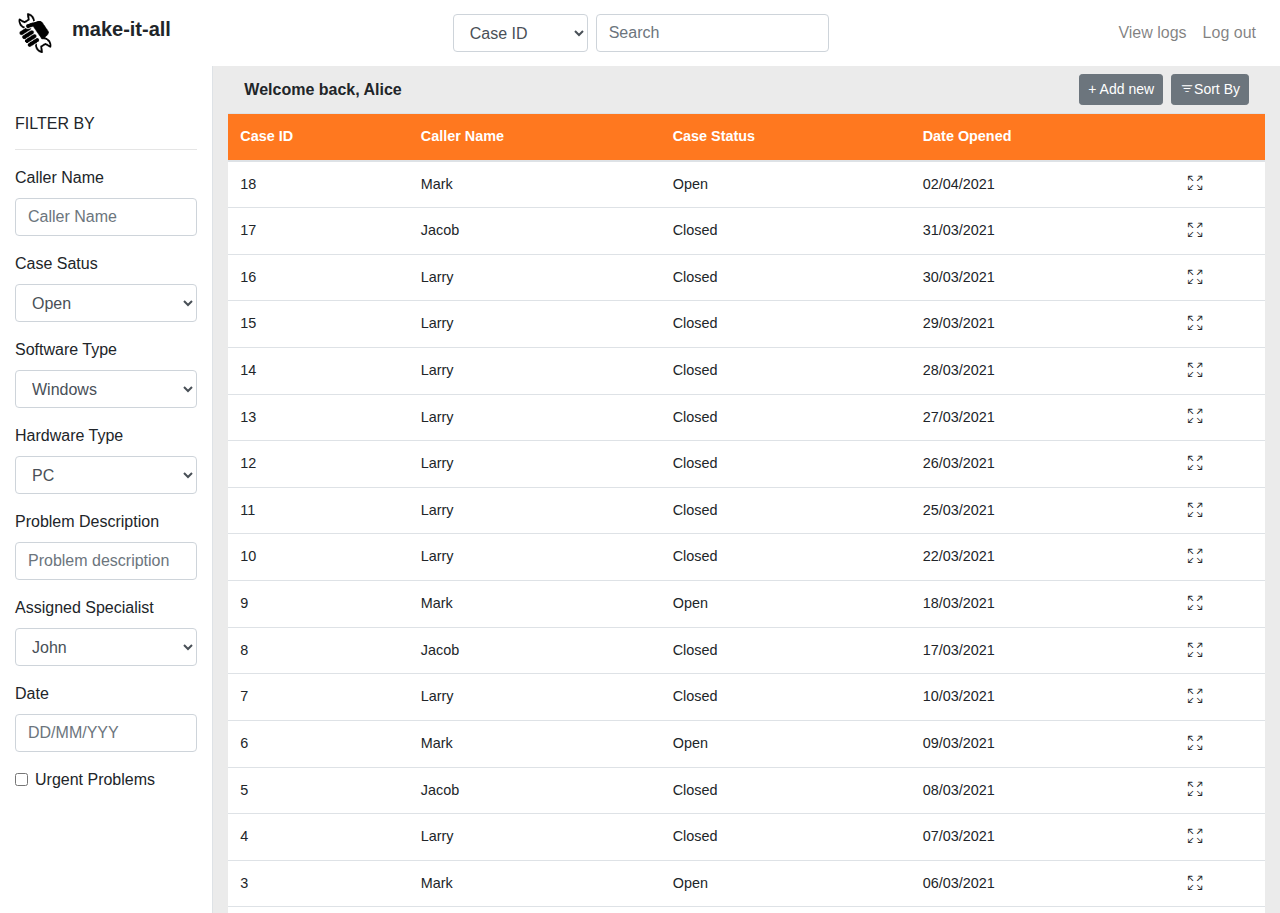
<file: problemView.html>
<!doctype html>
<html lang="en">

<head>
   <!-- Required meta tags -->
   <meta charset="utf-8">
   <meta name="viewport" content="width=device-width, initial-scale=1, shrink-to-fit=no">
   <!-- Bootstrap CSS -->
   <link rel="stylesheet" href="https://stackpath.bootstrapcdn.com/bootstrap/4.3.1/css/bootstrap.min.css"
      integrity="sha384-ggOyR0iXCbMQv3Xipma34MD+dH/1fQ784/j6cY/iJTQUOhcWr7x9JvoRxT2MZw1T" crossorigin="anonymous">
   <link rel="stylesheet" href="https://cdn.jsdelivr.net/npm/bootstrap-icons@1.6.1/font/bootstrap-icons.css">
   <link rel="stylesheet" href="stylesheet.css">
   <script src="https://ajax.googleapis.com/ajax/libs/jquery/3.5.1/jquery.min.js"></script>
   <title>All Problems</title>
</head>

<body>
   <script>	
      function myFunction() {
         // Declare variables
         searchFilter = document.getElementById("myFilter");

         var input, filter, table, tr, td, i, txtValue;
         input = document.getElementById("myInput");
         filter = input.value.toUpperCase();
         table = document.getElementById("myTable");
         tr = table.getElementsByTagName("tr");

         // Loop through all table rows, and hide those who don't match the search query
         for (i = 0; i < tr.length; i++) {
            td = tr[i].getElementsByTagName("td")[searchFilter.value];
            if (td) {
               txtValue = td.textContent || td.innerText;
               if (txtValue.toUpperCase().indexOf(filter) > -1) {
                  tr[i].style.display = "";
               } else {
                  tr[i].style.display = "none";
               }
            }
         }
      }

      function test(id) {
         $(document).ready(function () {

            var output = $("#opt2").val();
            console.log(output);

            $("#problem_desc").val(output);
            $("#notes").val("Told caller to go to network settings and click forget network. Then proceed to enter network credentials again ");

         })
      }

		function getLastID() {
			$(document).ready(function () {
				table = document.getElementById("myTable");
				tr = table.getElementsByTagName("tr");
				var lastID = tr.length;
				console.log(lastID);
				
				$("#case-number").val(lastID);
			})
		}

      function getDate() {

         // author: Jordan
         // gets current date with custom format: MMM D YYYY, HH:MM

         $(document).ready(function () {

            const months = ["January", "February", "March", "April", "May", "June", "July", "August", "September", "October", "November", "December"];
            var year = new Date().getFullYear().toString();
            var month = months[new Date().getMonth()];
            var day = new Date().getDate().toString();
            var hour = new Date().getHours().toString();
            var mins = new Date().getMinutes().toString();

            if (hour < 10) // format time
               hour = '0' + hour;
            if (mins < 10)
               mins = '0' + mins;
         
             var today = month.substring(0, 3) + " " + day + " " + year + ", " + hour + ":" + mins;
             $("#call-date").val(today);
           })
         
         }
         
         function fill(destination, value) { 
           
           // author: Jordan
           // fills text field with value into input destination
         
           $(document).ready(function() {
             $(destination).val(value);
           })
         }

         function submit() {

            // author: Jordan
            // closes modal and adds problem to table

            $(document).ready(function() {

               $('#addnewprob').modal('hide');  // close modal

               var caseNumber = $('#case-number').val(); // store input values
               var name = $('#first-name').val();
               var caseStatus = $('#case-status').val();
               caseStatus="Closed"

               var today = new Date(); // date formatting
               var dd = today.getDate();
               var mm = today.getMonth()+1;
               var yyyy = today.getFullYear();
               if (dd < 10)
                  dd = '0' + dd;
               if (mm < 10)
                  mm = '0' + mm;
               today = dd + '/' + mm + '/' +yyyy;

               var newRow = "<tr><td>" + caseNumber + // create row from inputs
                           "</td><td>" + name +
                           "</td><td>" + caseStatus +
                           "</td><td>" + today +
                           "</td><td><i class='bi bi-arrows-fullscreen'></i></td></tr>";

               $('#myTable').prepend(newRow);


               $('#addnewprob').on('hidden.bs.modal', function (e) {
               $(this)
                  .find("input,textarea,select")
                     .val('')
                     .end()
                  .find("input[type=checkbox], input[type=radio]")
                     .prop("checked", "")
                     .end();
               });

            })
         }

         function assign() {

// author: Jaye
// closes modal and adds problem to table

            $(document).ready(function() {



               $('#addnewprob').modal('hide');  // close modal

               var caseNumber = $('#case-number').val(); // store input values
               var name = $('#first-name').val();
               var caseStatus = $('#case-status').val();
               caseStatus="Open"

               var today = new Date(); // date formatting
               var dd = today.getDate();
               var mm = today.getMonth()+1;
               var yyyy = today.getFullYear();
               if (dd < 10)
                  dd = '0' + dd;
               if (mm < 10)
                  mm = '0' + mm;
               today = dd + '/' + mm + '/' +yyyy;

               var newRow = "<tr><td>" + caseNumber + // create row from inputs
                           "</td><td>" + name +
                           "</td><td>" + caseStatus +
                           "</td><td>" + today +
                           "</td><td><i class='bi bi-arrows-fullscreen'></i></td></tr>";

               $('#myTable').prepend(newRow);


               $('#addnewprob').on('hidden.bs.modal', function (e) {
               $(this)
                  .find("input,textarea,select")
                     .val('')
                     .end()
                  .find("input[type=checkbox], input[type=radio]")
                     .prop("checked", "")
                     .end();
               });


               
            })
            }
              
			getDate();
      </script>
      <!-- Nav Bar -->
      <nav class="navbar navbar-expand-lg navbar-light navbar-custom">
         <a class="navbar-brand" href="landing.html"><img src="logo.png" width="40" height="40"></a>
         <h5><b>make-it-all</b></h5>
         <ul class="nav navbar-nav mx-auto">
            <li class="nav-item">
               <select class="form-control form-control" id="myFilter" onclick="myFunction()">
                  <option value="0">Case ID</option>
                  <option value="1">Caller Name</option>
                  <option value="2">Case Status</option>
                  <option value="3">Date</option>
               </select>
            </li>
            <form class="form-inline my-2 my-lg-0">
               <input class="form-control ml-sm-2" type="search" placeholder="Search" aria-label="Search" id="myInput" onkeyup="myFunction()">
            </form>
         </ul>
         <ul class="navbar-nav">
			<li class="nav-item">
               <a class="nav-link" target="_blank" href="exampleLog.txt">View logs</a>
            </li>
            <li class="nav-item">
               <a class="nav-link" href="index.html">Log out</a>
            </li>
         </ul>
      </nav>
      <!-- Filter Container-->
      <div class="container-fluid">
      <div class="row">
         <div class="col-md-2 border-right top">
            <h6 id="filterHeader">FILTER BY</h6>
            <hr>
            <form>
               <div class="form-group">
                  <label for="callerNameInput">Caller Name</label>
                  <input type="text" class="form-control" id="callerNameInput" placeholder="Caller Name">
               </div>
               <div class="form-group">
                  <label for="caseStatusSelect">Case Satus</label>
                  <select class="form-control" id="caseStatusSelect">
                     <option>Open</option>
                     <option>Closed</option>
                  </select>
               </div>
               <div class="form-group">
                  <label for="softwareSelect">Software Type</label>
                  <select class="form-control" id="softwareSelect">
                     <option>Windows</option>
                     <option>MacOS</option>
                     <option>Linux</option>
                  </select>
               </div>
               <div class="form-group">
                  <label for="hardwareSelect">Hardware Type</label>
                  <select class="form-control" id="hardwareSelect">
                     <option>PC</option>
                     <option>iMac</option>
                     <option>MacBook</option>
                     <option>iPad</option>
                     <option>iPhone</option>
                     <option>Android Mobile Phone</option>
                  </select>
               </div>
               <div class="form-group">
                  <label for="problemDescInput">Problem Description</label>
                  <input type="text" class="form-control" id="problemDescInput" placeholder="Problem description">
               </div>
               <div class="form-group">
                  <label for="specialistSelect">Assigned Specialist</label>
                  <select class="form-control" id="specialistSelect">
                     <option>John</option>
                     <option>James</option>
                     <option>Steve</option>
                     <option>Mary</option>
                     <option>Lisa</option>
                     <option>Emma</option>
                  </select>
               </div>
               <div class="form-group">
                  <label for="dateInput">Date</label>
                  <input type="text" class="form-control" id="dateInput" placeholder="DD/MM/YYY">
               </div>
               <div class="form-check">
                  <input class="form-check-input" type="checkbox" value="" id="urgentCheck">
                  <label class="form-check-label" for="defaultCheck1">
                     Urgent Problems
                  </label>
               </div>
            </form>
         </div>
         <!-- Data Container -->
         <div class="col-md-10 bottom">
            <!-- Nav Bar -->
            <nav class="navbar navbar-expand-lg navbar-light tableOptions">
               <ul class="navbar-nav mr-auto">
			      <li><b>Welcome back, Alice</b></li>
			   </ul>
               <ul class="navbar-nav ml-auto">
                  <li class="nav-item">
                     <button type="button" class="btn btn-secondary btn-sm" data-toggle="modal"
                        data-target="#addnewprob" onclick="getLastID()" >+ Add new</button>
                  </li>
                  <li class="nav-item">
                     <button type="button" class="btn btn-secondary btn-sm"><i class="bi bi-filter"></i>Sort By</button>
                  </li>
               </ul>
            </nav>
            <div class="scrollTable scroll">
               <table class="table table-hover dataTable" id="myTable">
                  <thead>
                     <tr>
                        <th scope="col">Case ID</th>
                        <th scope="col">Caller Name</th>
                        <!-- <th scope="col">Software Type</th>
                           <th scope="col">Hardware Type</th> -->
                        <th scope="col">Case Status</th>
                        <th scope="col">Date Opened</th>
                        <th scope="col"> </th>
                     </tr>
                  </thead>
                  <tbody>
                     <tr>
                        <td>18</td>
                        <td>Mark</td>
                        <td>Open</td>
                        <td>02/04/2021</td>
                        <td><a data-toggle="modal" data-target="#problemModal"><i
                                 class="bi bi-arrows-fullscreen"></i></a></td>
                     </tr>
                     <tr>
                        <td>17</td>
                        <td>Jacob</td>
                        <td>Closed</td>
                        <td>31/03/2021</td>
                        <td><i class="bi bi-arrows-fullscreen"></i></td>
                     </tr>
                     <tr>
                        <td>16</td>
                        <td>Larry</td>
                        <td>Closed</td>
                        <td>30/03/2021</td>
                        <td><a data-toggle="modal" data-target="#larryprob"><i
                           class="bi bi-arrows-fullscreen"></i></a></td>
                     </tr>
                     <tr>
                        <td>15</td>
                        <td>Larry</td>
                        <td>Closed</td>
                        <td>29/03/2021</td>
                        <td><i class="bi bi-arrows-fullscreen"></i></td>
                     </tr>
                     <tr>
                        <td>14</td>
                        <td>Larry</td>
                        <td>Closed</td>
                        <td>28/03/2021</td>
                        <td><i class="bi bi-arrows-fullscreen"></i></td>
                     </tr>
                     <tr>
                        <td>13</td>
                        <td>Larry</td>
                        <td>Closed</td>
                        <td>27/03/2021</td>
                        <td><i class="bi bi-arrows-fullscreen"></i></td>
                     </tr>
                     <tr>
                        <td>12</td>
                        <td>Larry</td>
                        <td>Closed</td>
                        <td>26/03/2021</td>
                        <td><i class="bi bi-arrows-fullscreen"></i></td>
                     </tr>
                     <tr>
                        <td>11</td>
                        <td>Larry</td>
                        <td>Closed</td>
                        <td>25/03/2021</td>
                        <td><i class="bi bi-arrows-fullscreen"></i></td>
                     </tr>
                     <tr>
                        <td>10</td>
                        <td>Larry</td>
                        <td>Closed</td>
                        <td>22/03/2021</td>
                        <td><i class="bi bi-arrows-fullscreen"></i></td>
                     </tr>
                     <tr>
                        <td>9</td>
                        <td>Mark</td>
                        <td>Open</td>
                        <td>18/03/2021</td>
                        <td><i class="bi bi-arrows-fullscreen"></i></td>
                     </tr>
                     <tr>
                        <td>8</td>
                        <td>Jacob</td>
                        <td>Closed</td>
                        <td>17/03/2021</td>
                        <td><i class="bi bi-arrows-fullscreen"></i></td>
                     </tr>
                     <tr>
                        <td>7</td>
                        <td>Larry</td>
                        <td>Closed</td>
                        <td>10/03/2021</td>
                        <td><i class="bi bi-arrows-fullscreen"></i></td>
                     </tr>
                     <tr>
                        <td>6</td>
                        <td>Mark</td>
                        <td>Open</td>
                        <td>09/03/2021</td>
                        <td><i class="bi bi-arrows-fullscreen"></i></td>
                     </tr>
                     <tr>
                        <td>5</td>
                        <td>Jacob</td>
                        <td>Closed</td>
                        <td>08/03/2021</td>
                        <td><i class="bi bi-arrows-fullscreen"></i></td>
                     </tr>
                     <tr>
                        <td>4</td>
                        <td>Larry</td>
                        <td>Closed</td>
                        <td>07/03/2021</td>
                        <td><i class="bi bi-arrows-fullscreen"></i></td>
                     </tr>
                     <tr>
                        <td>3</td>
                        <td>Mark</td>
                        <td>Open</td>
                        <td>06/03/2021</td>
                        <td><i class="bi bi-arrows-fullscreen"></i></td>
                     </tr>
                     <tr>
                        <td>2</td>
                        <td>Jacob</td>
                        <td>Closed</td>
                        <td>05/03/2021</td>
                        <td><i class="bi bi-arrows-fullscreen"></i></td>
                     </tr>
                     <tr>
                        <td>1</td>
                        <td>Larry</td>
                        <td>Closed</td>
                        <td>04/03/2021</td>
                        <td><i class="bi bi-arrows-fullscreen"></i></td>
                     </tr>
                  </tbody>
               </table>
            </div>
            <!-- Modal For Problem Info -->
            <div class="modal fade problemInfo" id="problemModal" tabindex="-1" role="dialog"
               aria-labelledby="problemModal" aria-hidden="true">
               <div class="modal-dialog modal-dialog-centered modal-lg" role="document">
                  <div class="modal-content">
                     <div class="modal-header">
                        <h5 class="modal-title" id="exampleModalLongTitle">Case 18</h5>
                        <button type="button" class="close" data-dismiss="modal" aria-label="Close">
                           <span aria-hidden="true">&times;</span>
                        </button>
                     </div>
                     <div class="modal-body">
                        <ul>
                           <li><b>Caller Name:</b> Mark</li>
                           <li><b>Case Status:</b> Open</li>
                           <li><b>Software type:</b> MacOS</li>
                           <li><b>Hardware type:</b> MacBook</li>
                           <li><b>Problem description:</b> Screen switches off randomly.</li>
                           <li><b>Date Opened:</b>02/04/2021</li>
                        </ul>
                        <hr>
                        <h5>Notes</h5>
                        <br>
                        <button class="btn btn-primary" type="button" data-toggle="collapse"
                           data-target="#collapseNoteInput" aria-expanded="false" aria-controls="collapseFilters">
                           + Add Notes
                        </button>
                        <div class="collapse" id="collapseNoteInput">
                           <textarea class="form-control" id="exampleFormControlTextarea1" rows="3"></textarea>
                        </div>
                     </div>
                     <div class="modal-footer">
					    <button type="button" class="btn btn-primary">Edit</button>
                        <button type="button" class="btn btn-primary">Submit</button>
                     </div>
                  </div>
               </div>
            </div>

            <div class="modal fade problemInfo" id="larryprob" tabindex="-1" role="dialog"
               aria-labelledby="problemModal" aria-hidden="true">
               <div class="modal-dialog modal-dialog-centered modal-lg" role="document">
                  <div class="modal-content">
                     <div class="modal-header">
                        <h5 class="modal-title" id="exampleModalLongTitle">Case 19</h5>
                        <button type="button" class="close" data-dismiss="modal" aria-label="Close">
                           <span aria-hidden="true">&times;</span>
                        </button>
                     </div>
                     <div class="modal-body">
                        <ul>
                           <li><b>Caller Name:</b> Larry</li>
                           <li><b>Case Status:</b> Closed</li>
                           <li><b>Software type:</b> MacOS</li>
                           <li><b>Hardware type:</b> MacBook</li>
                           <li><b>Problem description:</b> Screen switches off randomly.</li>
                           <li><b>Date Opened:</b>30/03/2021</li>
                        </ul>
                        <hr>
                        <h5>Notes</h5>
                        <br>
                        <p>Bert - Told Larry to order a new battery for his laptop</p>
                        <button class="btn btn-primary" type="button" data-toggle="collapse"
                           data-target="#collapseNoteInput" aria-expanded="false" aria-controls="collapseFilters">
                           + Add Notes
                        </button>
                        <div class="collapse" id="collapseNoteInput">
                           <textarea class="form-control" id="exampleFormControlTextarea1" rows="3"></textarea>
                        </div>
                     </div>
                     <div class="modal-footer">
					    <button type="button" class="btn btn-primary">Edit</button>
                        <button type="button" class="btn btn-primary">Submit</button>
                     </div>
                  </div>
               </div>
            </div>            
            <!-- Modal for Adding a new problem -->
            <div class="modal fade" id="addnewprob" tabindex="-1" role="dialog" aria-labelledby="exampleModalLabel"
               aria-hidden="true">
               <!-- modal container -->
               <div class="modal-dialog modal-xl">
                  <div class="modal-content">
                     <div class="modal-header bg-warning">
                        <h5 class="modal-title" id="exampleModalLabel">New Case</h5>
                        <button type="button" class="close" data-dismiss="modal" aria-label="Close">
                           <span aria-hidden="true">&times;</span>
                        </button>
                     </div>
                     <div class="modal-body">
                        <div class="container-fluid">
                           <div class="parent-container d-flex  w-100 bg-light" id="parent">
                              <div class="container w-50 " id="inputproblem">
                                 <div class="row">
                                    <!-- case number field -->
                                    <div class="col-sm ">
                                       <div class="input-group mb-3">
                                          <div class="input-group-prepend">
                                             <span class="input-group-text" id="basic-addon1">Case ID</span>
                                          </div>
                                          <input type="text" class="form-control" id="case-number" aria-label="Username"
                                             aria-describedby="basic-addon1" value="" disabled>
                                       </div>
                                    </div>
                                 </div>

                                 <div class="row">
                                    <!-- case status field -->
                                    <div class="col-sm ">
                                       <div class="input-group mb-3">
                                          <div class="input-group-prepend">
                                             <span class="input-group-text" id="basic-addon1">Case Status</span>
                                          </div>
                                          <input type="text" id="case-status" class="form-control" aria-label="Username"
                                             aria-describedby="basic-addon1" value="Open" disabled>
                                       </div>
                                    </div>
                                 </div>

                                 <div class="row">
                                    <!-- call date field -->
                                    <div class="col-sm ">
                                       <div class="input-group mb-3">
                                          <div class="input-group-prepend">
                                             <span class="input-group-text" id="basic-addon1">Call Date</span>
                                          </div>
                                          <input id="call-date" type="text" class="form-control" aria-label="Username"
                                             aria-describedby="basic-addon1" value="" disabled>
                                       </div>
                                    </div>
                                 </div>

                                 <div class="row">
                                    <!-- full name field -->
                                    <div class="col-sm ">
                                       <div class="input-group mb-3">
                                          <div class="input-group-prepend">
                                             <span class="input-group-text">Full Name</span>
                                          </div>
                                          <input type="text" id="first-name" aria-label="First name" class="form-control">
                                          <input type="text" aria-label="Last name" class="form-control">
                                       </div>
                                    </div>
                                 </div>

                                 <div class="row">
                                    <!-- extension no. field -->
                                    <div class="col-sm ">
                                       <div class="input-group mb-3">
                                          <div class="input-group-prepend">
                                             <span class="input-group-text" id="basic-addon1">Extension Number</span>
                                          </div>
                                          <input type="text" class="form-control" aria-label="Username"
                                             aria-describedby="basic-addon1">
                                       </div>
                                    </div>
                                 </div>

                                 <div class="row">
                                    <!-- serial no. field -->
                                    <div class="col-sm ">
                                       <div class="input-group mb-3">
                                          <div class="input-group-prepend">
                                             <span class="input-group-text" id="basic-addon1">Serial Number</span>
                                          </div>
                                          <input type="text" class="form-control" aria-label="Username"
                                             aria-describedby="basic-addon1">
                                       </div>
                                    </div>
                                 </div>

                                 <div class="input-group mb-3 ">
                                    <!-- software type field -->
                                    <div class="input-group-prepend">
                                       <button class="btn btn-outline-primary dropdown-toggle" type="button"
                                          data-toggle="dropdown" aria-haspopup="true" aria-expanded="false">Software
                                          Type</button>
                                       <div class="dropdown-menu ">
                                          <button class="dropdown-item" type="button" value="Windows"
                                             onclick="fill('#software-type',this.value)">Windows</button>
                                          <button class="dropdown-item" type="button" value="macOS"
                                             onclick="fill('#software-type',this.value)">macOS</button>
                                          <button class="dropdown-item" type="button" value="Linux"
                                             onclick="fill('#software-type',this.value)">Linux</button>
                                       </div>
                                    </div>
                                    <input type="text" class="form-control " value=""
                                       aria-label="Text input with dropdown button" id="software-type"
                                       aria-describedby="default">
                                 </div>

                                 <div class="input-group mb-3 ">
                                    <!-- hardware type field -->
                                    <div class="input-group-prepend">
                                       <button class="btn btn-outline-primary dropdown-toggle" type="button"
                                          data-toggle="dropdown" aria-haspopup="true" aria-expanded="false">Hardware
                                          Type</button>
                                       <div class="dropdown-menu ">
                                          <button class="dropdown-item" type="button" value="Laptop"
                                             onclick="fill('#hardware-type',this.value)">Laptop</button>
                                          <button class="dropdown-item" type="button" value="PC"
                                             onclick="fill('#hardware-type',this.value)">PC</button>
                                          <button class="dropdown-item" type="button" value="Tablet"
                                             onclick="fill('#hardware-type',this.value)">Tablet</button>
                                       </div>
                                    </div>
                                    <input type="text" class="form-control " value=""
                                       aria-label="Text input with dropdown button" id="hardware-type"
                                       aria-describedby="default">
                                 </div>

                                 <div class="input-group mb-3 ">
                                    <!-- hardware make field -->
                                    <div class="input-group-prepend">
                                       <button class="btn btn-outline-primary dropdown-toggle" type="button"
                                          data-toggle="dropdown" aria-haspopup="true" aria-expanded="false">Hardware
                                          Make</button>
                                       <div class="dropdown-menu ">
                                          <button class="dropdown-item" type="button" value="Asus"
                                             onclick="fill('#hardware-make',this.value)">Asus</button>
                                          <button class="dropdown-item" type="button" value="HP"
                                             onclick="fill('#hardware-make',this.value)">HP</button>
                                          <button class="dropdown-item" type="button" value="Apple"
                                             onclick="fill('#hardware-make',this.value)">Apple</button>
                                       </div>
                                    </div>
                                    <input type="text" class="form-control " value=""
                                       aria-label="Text input with dropdown button" id="hardware-make"
                                       aria-describedby="default">
                                 </div>

                                 <div class="input-group mb-3 ">
                                    <!-- problem type field -->
                                    <div class="input-group-prepend">
                                       <button class="btn btn-outline-primary dropdown-toggle" type="button"
                                          data-toggle="dropdown" aria-haspopup="true" aria-expanded="false">Problem
                                          Type</button>
                                       <div class="dropdown-menu ">
                                          <button class="dropdown-item" type="button" value="Software"
                                             onclick="fill('#problem-type',this.value)">Software</button>
                                          <button class="dropdown-item" type="button" value="Hardware"
                                             onclick="fill('#problem-type',this.value)">Hardware</button>
                                          <button class="dropdown-item" type="button" value="Network"
                                             onclick="fill('#problem-type',this.value)">Network</button>
                                       </div>
                                    </div>
                                    <input type="text" class="form-control " value=""
                                       aria-label="Text input with dropdown button" id="problem-type"
                                       aria-describedby="default">
                                 </div>
                                 <div class="row">
                                    <div class="col-sm">
                                       <button type="button" class="btn btn-primary"onclick="assign()">Assign Specialist</button>
                                    </div>
                                 </div>
                              </div>
                              <div class="container" id="notes_container">
                                 <div class="row ">
                                    <div class="col-sm ">
                                       <div class="input-group mb-3 ">
                                          <div class="input-group-prepend">
                                             <button class="btn btn-outline-primary dropdown-toggle" type="button"
                                                data-toggle="dropdown" aria-haspopup="true"
                                                aria-expanded="false">Problem Description</button>
                                             <div class="dropdown-menu ">
                                                <!--<button class="dropdown-item" type="button" id="opt1" value="Printer not showing" onclick="test(this.id)">Printer not showing</button>-->
                                                <button class="dropdown-item" type="button" id="opt2"
                                                   value="Laptop not connecting to Wi-Fi" onclick="test(this.id)">Laptop
                                                   not connecting to Wi-Fi</button>
                                                <!--<button class="dropdown-item" type="button" id="opt3" value="VPN log on not working" onclick="test(this.id)">VPN log on not working</button>-->
                                             </div>
                                          </div>
                                          <input type="text" class="form-control "
                                             aria-label="Text input with dropdown button" id="problem_desc"
                                             aria-describedby="default">
                                       </div>
                                    </div>
                                 </div>
                                 <div class="row">
                                    <div class="col-sm">
                                       <textarea class="form-control" id="notes" rows="5"></textarea>
                                    </div>
                                 </div>
                                 <div class="row">
                                    <div class="col-sm d-flex m-3">
                                       <button type="button" class="btn btn-primary m-3" onclick="submit()">Resolve</button>
                                       <!-- change to sumbit type-->
                                       <div class="custom-control custom-checkbox m-4">
                                          <input type="checkbox" class="custom-control-input" id="customCheck1">
                                          <label class="custom-control-label" for="customCheck1">Add to previous
                                             fixes</label>
                                       </div>
                                    </div>
                                 </div>
                              </div>
                           </div>
                        </div>
                     </div>
                  </div>
               </div>
            </div>
         </div>
      </div>
      <script src="https://code.jquery.com/jquery-3.3.1.slim.min.js"
         integrity="sha384-q8i/X+965DzO0rT7abK41JStQIAqVgRVzpbzo5smXKp4YfRvH+8abtTE1Pi6jizo"
         crossorigin="anonymous"></script>
      <script src="https://cdnjs.cloudflare.com/ajax/libs/popper.js/1.14.7/umd/popper.min.js"
         integrity="sha384-UO2eT0CpHqdSJQ6hJty5KVphtPhzWj9WO1clHTMGa3JDZwrnQq4sF86dIHNDz0W1"
         crossorigin="anonymous"></script>
      <script src="https://stackpath.bootstrapcdn.com/bootstrap/4.3.1/js/bootstrap.min.js"
         integrity="sha384-JjSmVgyd0p3pXB1rRibZUAYoIIy6OrQ6VrjIEaFf/nJGzIxFDsf4x0xIM+B07jRM"
         crossorigin="anonymous"></script>
</body>

</html>
</file>
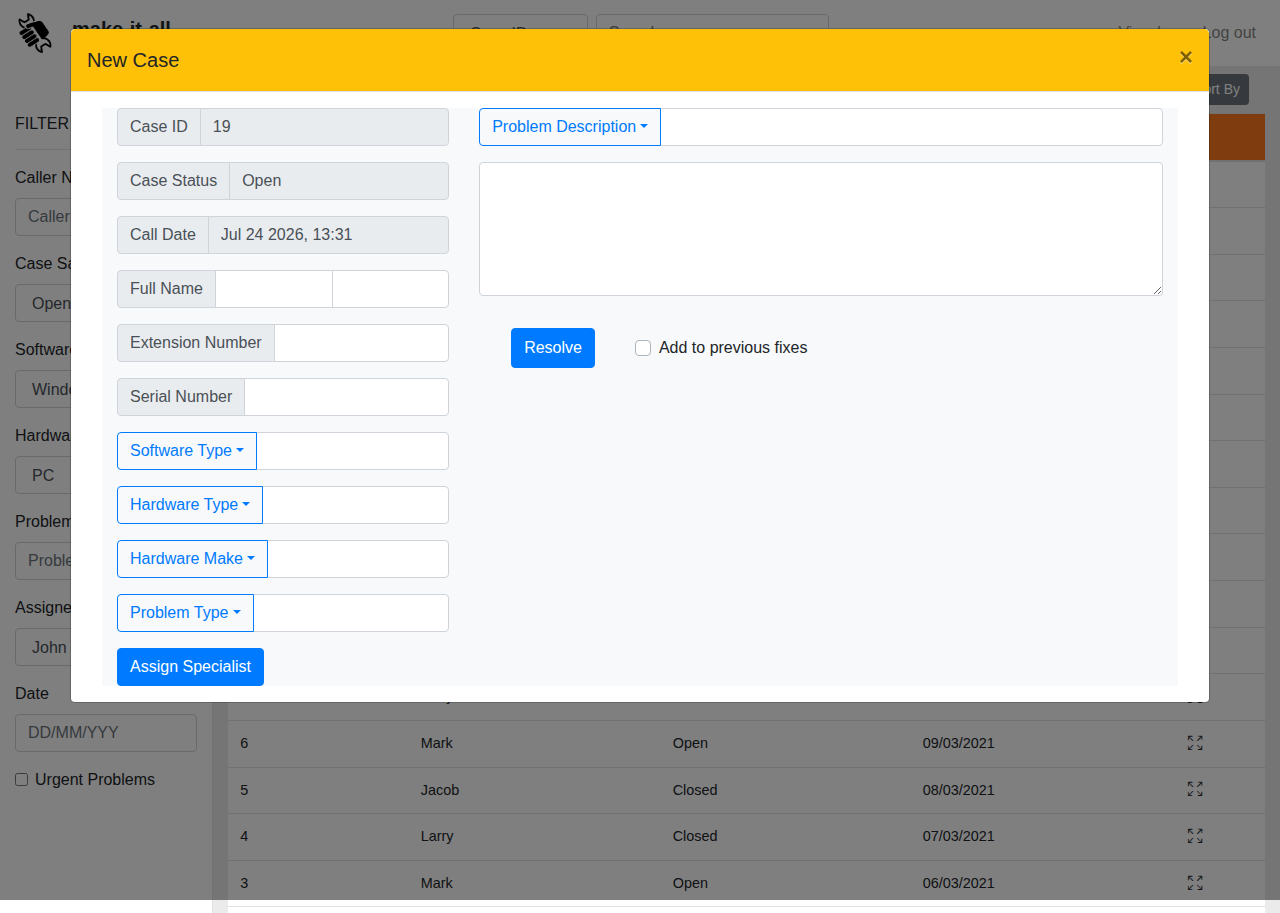
<file: problemViewToggle.html>
<!doctype html>
<html lang="en">

<head>
   <!-- Required meta tags -->
   <meta charset="utf-8">
   <meta name="viewport" content="width=device-width, initial-scale=1, shrink-to-fit=no">
   <!-- Bootstrap CSS -->
   <link rel="stylesheet" href="https://stackpath.bootstrapcdn.com/bootstrap/4.3.1/css/bootstrap.min.css"
      integrity="sha384-ggOyR0iXCbMQv3Xipma34MD+dH/1fQ784/j6cY/iJTQUOhcWr7x9JvoRxT2MZw1T" crossorigin="anonymous">
   <link rel="stylesheet" href="https://cdn.jsdelivr.net/npm/bootstrap-icons@1.6.1/font/bootstrap-icons.css">
   <link rel="stylesheet" href="stylesheet.css">
   <script src="https://ajax.googleapis.com/ajax/libs/jquery/3.5.1/jquery.min.js"></script>
   <title>Make-It-All: Add a problem</title>
</head>

<body onload="openModal()">
   <script>

      function openModal(){
         $('#addnewprob').modal('toggle');
      }


      function myFunction() {
         // Declare variables
         searchFilter = document.getElementById("myFilter");

         var input, filter, table, tr, td, i, txtValue;
         input = document.getElementById("myInput");
         filter = input.value.toUpperCase();
         table = document.getElementById("myTable");
         tr = table.getElementsByTagName("tr");

         // Loop through all table rows, and hide those who don't match the search query
         for (i = 0; i < tr.length; i++) {
            td = tr[i].getElementsByTagName("td")[searchFilter.value];
            if (td) {
               txtValue = td.textContent || td.innerText;
               if (txtValue.toUpperCase().indexOf(filter) > -1) {
                  tr[i].style.display = "";
               } else {
                  tr[i].style.display = "none";
               }
            }
         }
      }
	
      function test(id) {
         $(document).ready(function () {

            var output = $("#opt2").val();
            console.log(output);

            $("#problem_desc").val(output);
            $("#notes").val("Told caller to go to network settings and click forget network. Then proceed to enter network credentials again ");

         })
      }

		function getLastID() {
			$(document).ready(function () {
				table = document.getElementById("myTable");
				tr = table.getElementsByTagName("tr");
				var lastID = tr.length;
				console.log(lastID);
				
				$("#case-number").val(lastID);
			})
		}
		
      function getDate() {

         // author: Jordan
         // gets current date with custom format: MMM D YYYY, HH:MM

         $(document).ready(function () {

            const months = ["January", "February", "March", "April", "May", "June", "July", "August", "September", "October", "November", "December"];
            var year = new Date().getFullYear().toString();
            var month = months[new Date().getMonth()];
            var day = new Date().getDate().toString();
            var hour = new Date().getHours().toString();
            var mins = new Date().getMinutes().toString();

            if (hour < 10) // format time
               hour = '0' + hour;
            if (mins < 10)
               mins = '0' + mins;
         
             var today = month.substring(0, 3) + " " + day + " " + year + ", " + hour + ":" + mins;
             $("#call-date").val(today);
           })
         
         }
         
         function fill(destination, value) { 
           
           // author: Jordan
           // fills text field with value into input destination
         
           $(document).ready(function() {
             $(destination).val(value);
           })
         }

         function submit() {

            // author: Jordan
            // closes modal and adds problem to table

            $(document).ready(function() {

               $('#addnewprob').modal('hide');  // close modal

               var caseNumber = $('#case-number').val(); // store input values
               var name = $('#first-name').val();
               var caseStatus = $('#case-status').val();
               caseStatus="Closed"

               var today = new Date(); // date formatting
               var dd = today.getDate();
               var mm = today.getMonth()+1;
               var yyyy = today.getFullYear();
               if (dd < 10)
                  dd = '0' + dd;
               if (mm < 10)
                  mm = '0' + mm;
               today = dd + '/' + mm + '/' +yyyy;

               var newRow = "<tr><td>" + caseNumber + // create row from inputs
                           "</td><td>" + name +
                           "</td><td>" + caseStatus +
                           "</td><td>" + today +
                           "</td><td><i class='bi bi-arrows-fullscreen'></i></td></tr>";

               $('#myTable').prepend(newRow);

               $('#addnewprob').on('hidden.bs.modal', function (e) {
               $(this)
                  .find("input,textarea,select")
                     .val('')
                     .end()
                  .find("input[type=checkbox], input[type=radio]")
                     .prop("checked", "")
                     .end();
               });
            })
         }

         function assign() {

// author: Jaye
// closes modal and adds problem to table

            $(document).ready(function() {

               $('#addnewprob').modal('hide');  // close modal

               var caseNumber = $('#case-number').val(); // store input values
               var name = $('#first-name').val();
               var caseStatus = $('#case-status').val();
               caseStatus="Open"

               var today = new Date(); // date formatting
               var dd = today.getDate();
               var mm = today.getMonth()+1;
               var yyyy = today.getFullYear();
               if (dd < 10)
                  dd = '0' + dd;
               if (mm < 10)
                  mm = '0' + mm;
               today = dd + '/' + mm + '/' +yyyy;

               var newRow = "<tr><td>" + caseNumber + // create row from inputs
                           "</td><td>" + name +
                           "</td><td>" + caseStatus +
                           "</td><td>" + today +
                           "</td><td><i class='bi bi-arrows-fullscreen'></i></td></tr>";

               $('#myTable').prepend(newRow);

               $('#addnewprob').on('hidden.bs.modal', function (e) {
               $(this)
                  .find("input,textarea,select")
                     .val('')
                     .end()
                  .find("input[type=checkbox], input[type=radio]")
                     .prop("checked", "")
                     .end();
               });
            })
            }
                     
         getLastID();
         getDate();
      </script>
      <!-- Nav Bar -->
      <nav class="navbar navbar-expand-lg navbar-light navbar-custom">
         <a class="navbar-brand" href="landing.html"><img src="logo.png" width="40" height="40"></a>
         <h5><b>make-it-all</b></h5>
         <ul class="nav navbar-nav mx-auto">
            <li class="nav-item">
               <select class="form-control form-control" id="myFilter" onclick="myFunction()">
                  <option value="0">Case ID</option>
                  <option value="1">Caller Name</option>
                  <option value="2">Case Status</option>
                  <option value="3">Date</option>
               </select>
            </li>
            <form class="form-inline my-2 my-lg-0">
               <input class="form-control ml-sm-2" type="search" placeholder="Search" aria-label="Search" id="myInput" onkeyup="myFunction()">
            </form>
         </ul>
         <ul class="navbar-nav">
			<li class="nav-item">
               <a class="nav-link" target="_blank" href="exampleLog.txt">View logs</a>
            </li>
            <li class="nav-item">
               <a class="nav-link" href="index.html">Log out</a>
            </li>
         </ul>
      </nav>
      <!-- Filter Container-->
      <div class="container-fluid">
      <div class="row">
         <div class="col-md-2 border-right top">
            <h6 id="filterHeader">FILTER BY</h6>
            <hr>
            <form>
               <div class="form-group">
                  <label for="callerNameInput">Caller Name</label>
                  <input type="text" class="form-control" id="callerNameInput" placeholder="Caller Name">
               </div>
               <div class="form-group">
                  <label for="caseStatusSelect">Case Satus</label>
                  <select class="form-control" id="caseStatusSelect">
                     <option>Open</option>
                     <option>Closed</option>
                  </select>
               </div>
               <div class="form-group">
                  <label for="softwareSelect">Software Type</label>
                  <select class="form-control" id="softwareSelect">
                     <option>Windows</option>
                     <option>MacOS</option>
                     <option>Linux</option>
                  </select>
               </div>
               <div class="form-group">
                  <label for="hardwareSelect">Hardware Type</label>
                  <select class="form-control" id="hardwareSelect">
                     <option>PC</option>
                     <option>iMac</option>
                     <option>MacBook</option>
                     <option>iPad</option>
                     <option>iPhone</option>
                     <option>Android Mobile Phone</option>
                  </select>
               </div>
               <div class="form-group">
                  <label for="problemDescInput">Problem Description</label>
                  <input type="text" class="form-control" id="problemDescInput" placeholder="Problem description">
               </div>
               <div class="form-group">
                  <label for="specialistSelect">Assigned Specialist</label>
                  <select class="form-control" id="specialistSelect">
                     <option>John</option>
                     <option>James</option>
                     <option>Steve</option>
                     <option>Mary</option>
                     <option>Lisa</option>
                     <option>Emma</option>
                  </select>
               </div>
               <div class="form-group">
                  <label for="dateInput">Date</label>
                  <input type="text" class="form-control" id="dateInput" placeholder="DD/MM/YYY">
               </div>
               <div class="form-check">
                  <input class="form-check-input" type="checkbox" value="" id="urgentCheck">
                  <label class="form-check-label" for="defaultCheck1">
                     Urgent Problems
                  </label>
               </div>
            </form>
         </div>
         <!-- Data Container -->
         <div class="col-md-10 bottom">
            <!-- Nav Bar -->
            <nav class="navbar navbar-expand-lg navbar-light tableOptions">
               <ul class="navbar-nav mr-auto">
			      <li><b>Welcome back, Alice</b></li>
			   </ul>
               <ul class="navbar-nav ml-auto">
                  <li class="nav-item">
                     <button type="button" class="btn btn-secondary btn-sm" data-toggle="modal"
                        data-target="#addnewprob" onclick="getLastID()">+ Add new</button>
                  </li>
                  <li class="nav-item">
                     <button type="button" class="btn btn-secondary btn-sm"><i class="bi bi-filter"></i>Sort By</button>
                  </li>
               </ul>
            </nav>
            <div class="scrollTable scroll">
               <table class="table table-hover dataTable" id="myTable">
                  <thead>
                     <tr>
                        <th scope="col">Case ID</th>
                        <th scope="col">Caller Name</th>
                        <!-- <th scope="col">Software Type</th>
                           <th scope="col">Hardware Type</th> -->
                        <th scope="col">Case Status</th>
                        <th scope="col">Date Opened</th>
                        <th scope="col"> </th>
                     </tr>
                  </thead>
                  <tbody>
                     <tr>
                        <td>18</td>
                        <td>Mark</td>
                        <td>Open</td>
                        <td>02/04/2021</td>
                        <td><a data-toggle="modal" data-target="#problemModal"><i
                                 class="bi bi-arrows-fullscreen"></i></a></td>
                     </tr>
                     <tr>
                        <td>17</td>
                        <td>Jacob</td>
                        <td>Closed</td>
                        <td>31/03/2021</td>
                        <td><i class="bi bi-arrows-fullscreen"></i></td>
                     </tr>
                     <tr>
                        <td>16</td>
                        <td>Larry</td>
                        <td>Closed</td>
                        <td>30/03/2021</td>
                        <td><a data-toggle="modal" data-target="#larryprob"><i
                           class="bi bi-arrows-fullscreen"></i></a></td>
                     </tr>
                     <tr>
                        <td>15</td>
                        <td>Larry</td>
                        <td>Closed</td>
                        <td>29/03/2021</td>
                        <td><i class="bi bi-arrows-fullscreen"></i></td>
                     </tr>
                     <tr>
                        <td>14</td>
                        <td>Larry</td>
                        <td>Closed</td>
                        <td>28/03/2021</td>
                        <td><i class="bi bi-arrows-fullscreen"></i></td>
                     </tr>
                     <tr>
                        <td>13</td>
                        <td>Larry</td>
                        <td>Closed</td>
                        <td>27/03/2021</td>
                        <td><i class="bi bi-arrows-fullscreen"></i></td>
                     </tr>
                     <tr>
                        <td>12</td>
                        <td>Larry</td>
                        <td>Closed</td>
                        <td>26/03/2021</td>
                        <td><i class="bi bi-arrows-fullscreen"></i></td>
                     </tr>
                     <tr>
                        <td>11</td>
                        <td>Larry</td>
                        <td>Closed</td>
                        <td>25/03/2021</td>
                        <td><i class="bi bi-arrows-fullscreen"></i></td>
                     </tr>
                     <tr>
                        <td>10</td>
                        <td>Larry</td>
                        <td>Closed</td>
                        <td>22/03/2021</td>
                        <td><i class="bi bi-arrows-fullscreen"></i></td>
                     </tr>
                     <tr>
                        <td>9</td>
                        <td>Mark</td>
                        <td>Open</td>
                        <td>18/03/2021</td>
                        <td><i class="bi bi-arrows-fullscreen"></i></td>
                     </tr>
                     <tr>
                        <td>8</td>
                        <td>Jacob</td>
                        <td>Closed</td>
                        <td>17/03/2021</td>
                        <td><i class="bi bi-arrows-fullscreen"></i></td>
                     </tr>
                     <tr>
                        <td>7</td>
                        <td>Larry</td>
                        <td>Closed</td>
                        <td>10/03/2021</td>
                        <td><i class="bi bi-arrows-fullscreen"></i></td>
                     </tr>
                     <tr>
                        <td>6</td>
                        <td>Mark</td>
                        <td>Open</td>
                        <td>09/03/2021</td>
                        <td><i class="bi bi-arrows-fullscreen"></i></td>
                     </tr>
                     <tr>
                        <td>5</td>
                        <td>Jacob</td>
                        <td>Closed</td>
                        <td>08/03/2021</td>
                        <td><i class="bi bi-arrows-fullscreen"></i></td>
                     </tr>
                     <tr>
                        <td>4</td>
                        <td>Larry</td>
                        <td>Closed</td>
                        <td>07/03/2021</td>
                        <td><i class="bi bi-arrows-fullscreen"></i></td>
                     </tr>
                     <tr>
                        <td>3</td>
                        <td>Mark</td>
                        <td>Open</td>
                        <td>06/03/2021</td>
                        <td><i class="bi bi-arrows-fullscreen"></i></td>
                     </tr>
                     <tr>
                        <td>2</td>
                        <td>Jacob</td>
                        <td>Closed</td>
                        <td>05/03/2021</td>
                        <td><i class="bi bi-arrows-fullscreen"></i></td>
                     </tr>
                     <tr>
                        <td>1</td>
                        <td>Larry</td>
                        <td>Closed</td>
                        <td>04/03/2021</td>
                        <td><i class="bi bi-arrows-fullscreen"></i></td>
                     </tr>
                  </tbody>
               </table>
            </div>
            <!-- Modal For Problem Info -->
            <div class="modal fade problemInfo" id="problemModal" tabindex="-1" role="dialog"
               aria-labelledby="problemModal" aria-hidden="true">
               <div class="modal-dialog modal-dialog-centered modal-lg" role="document">
                  <div class="modal-content">
                     <div class="modal-header">
                        <h5 class="modal-title" id="exampleModalLongTitle">Case 18</h5>
                        <button type="button" class="close" data-dismiss="modal" aria-label="Close">
                           <span aria-hidden="true">&times;</span>
                        </button>
                     </div>
                     <div class="modal-body">
                        <ul>
                           <li><b>Caller Name:</b> Mark</li>
                           <li><b>Case Status:</b> Open</li>
                           <li><b>Software type:</b> MacOS</li>
                           <li><b>Hardware type:</b> MacBook</li>
                           <li><b>Problem description:</b> Screen switches off randomly.</li>
                           <li><b>Date Opened:</b>02/04/2021</li>
                        </ul>
                        <hr>
                        <h5>Notes</h5>
                        <br>
                        <button class="btn btn-primary" type="button" data-toggle="collapse"
                           data-target="#collapseNoteInput" aria-expanded="false" aria-controls="collapseFilters">
                           + Add Notes
                        </button>
                        <div class="collapse" id="collapseNoteInput">
                           <textarea class="form-control" id="exampleFormControlTextarea1" rows="3"></textarea>
                        </div>
                     </div>
                     <div class="modal-footer">
					    <button type="button" class="btn btn-primary">Edit</button>
                        <button type="button" class="btn btn-primary">Submit</button>
                     </div>
                  </div>
               </div>
            </div>

            <div class="modal fade problemInfo" id="larryprob" tabindex="-1" role="dialog"
               aria-labelledby="problemModal" aria-hidden="true">
               <div class="modal-dialog modal-dialog-centered modal-lg" role="document">
                  <div class="modal-content">
                     <div class="modal-header">
                        <h5 class="modal-title" id="exampleModalLongTitle">Case 19</h5>
                        <button type="button" class="close" data-dismiss="modal" aria-label="Close">
                           <span aria-hidden="true">&times;</span>
                        </button>
                     </div>
                     <div class="modal-body">
                        <ul>
                           <li><b>Caller Name:</b> Larry</li>
                           <li><b>Case Status:</b> Closed</li>
                           <li><b>Software type:</b> MacOS</li>
                           <li><b>Hardware type:</b> MacBook</li>
                           <li><b>Problem description:</b> Screen switches off randomly.</li>
                           <li><b>Date Opened:</b>30/03/2021</li>
                        </ul>
                        <hr>
                        <h5>Notes</h5>
                        <br>
                        <p>Bert - Told Larry to order a new battery for his laptop</p>
                        <button class="btn btn-primary" type="button" data-toggle="collapse"
                           data-target="#collapseNoteInput" aria-expanded="false" aria-controls="collapseFilters">
                           + Add Notes
                        </button>
                        <div class="collapse" id="collapseNoteInput">
                           <textarea class="form-control" id="exampleFormControlTextarea1" rows="3"></textarea>
                        </div>
                     </div>
                     <div class="modal-footer">
					    <button type="button" class="btn btn-primary">Edit</button>
                        <button type="button" class="btn btn-primary">Submit</button>
                     </div>
                  </div>
               </div>
            </div>            
            <!-- Modal for Adding a new problem -->
            <div class="modal fade" id="addnewprob" tabindex="-1" role="dialog" aria-labelledby="exampleModalLabel"
               aria-hidden="true">
               <!-- modal container -->
               <div class="modal-dialog modal-xl">
                  <div class="modal-content">
                     <div class="modal-header bg-warning">
                        <h5 class="modal-title" id="exampleModalLabel">New Case</h5>
                        <button type="button" class="close" data-dismiss="modal" aria-label="Close">
                           <span aria-hidden="true">&times;</span>
                        </button>
                     </div>
                     <div class="modal-body">
                        <div class="container-fluid">
                           <div class="parent-container d-flex  w-100 bg-light" id="parent">
                              <div class="container w-50 " id="inputproblem">
                                 <div class="row">
                                    <!-- case number field -->
                                    <div class="col-sm ">
                                       <div class="input-group mb-3">
                                          <div class="input-group-prepend">
                                             <span class="input-group-text" id="basic-addon1">Case ID</span>
                                          </div>
                                          <input type="text" class="form-control" id="case-number" aria-label="Username"
                                             aria-describedby="basic-addon1" value="" disabled>
                                       </div>
                                    </div>
                                 </div>

                                 <div class="row">
                                    <!-- case status field -->
                                    <div class="col-sm ">
                                       <div class="input-group mb-3">
                                          <div class="input-group-prepend">
                                             <span class="input-group-text" id="basic-addon1">Case Status</span>
                                          </div>
                                          <input type="text" id="case-status" class="form-control" aria-label="Username"
                                             aria-describedby="basic-addon1" value="Open" disabled>
                                       </div>
                                    </div>
                                 </div>

                                 <div class="row">
                                    <!-- call date field -->
                                    <div class="col-sm ">
                                       <div class="input-group mb-3">
                                          <div class="input-group-prepend">
                                             <span class="input-group-text" id="basic-addon1">Call Date</span>
                                          </div>
                                          <input id="call-date" type="text" class="form-control" aria-label="Username"
                                             aria-describedby="basic-addon1" value="" disabled>
                                       </div>
                                    </div>
                                 </div>

                                 <div class="row">
                                    <!-- full name field -->
                                    <div class="col-sm ">
                                       <div class="input-group mb-3">
                                          <div class="input-group-prepend">
                                             <span class="input-group-text">Full Name</span>
                                          </div>
                                          <input type="text" id="first-name" aria-label="First name" class="form-control">
                                          <input type="text" aria-label="Last name" class="form-control">
                                       </div>
                                    </div>
                                 </div>

                                 <div class="row">
                                    <!-- extension no. field -->
                                    <div class="col-sm ">
                                       <div class="input-group mb-3">
                                          <div class="input-group-prepend">
                                             <span class="input-group-text" id="basic-addon1">Extension Number</span>
                                          </div>
                                          <input type="text" class="form-control" aria-label="Username"
                                             aria-describedby="basic-addon1">
                                       </div>
                                    </div>
                                 </div>

                                 <div class="row">
                                    <!-- serial no. field -->
                                    <div class="col-sm ">
                                       <div class="input-group mb-3">
                                          <div class="input-group-prepend">
                                             <span class="input-group-text" id="basic-addon1">Serial Number</span>
                                          </div>
                                          <input type="text" class="form-control" aria-label="Username"
                                             aria-describedby="basic-addon1">
                                       </div>
                                    </div>
                                 </div>

                                 <div class="input-group mb-3 ">
                                    <!-- software type field -->
                                    <div class="input-group-prepend">
                                       <button class="btn btn-outline-primary dropdown-toggle" type="button"
                                          data-toggle="dropdown" aria-haspopup="true" aria-expanded="false">Software
                                          Type</button>
                                       <div class="dropdown-menu ">
                                          <button class="dropdown-item" type="button" value="Windows"
                                             onclick="fill('#software-type',this.value)">Windows</button>
                                          <button class="dropdown-item" type="button" value="macOS"
                                             onclick="fill('#software-type',this.value)">macOS</button>
                                          <button class="dropdown-item" type="button" value="Linux"
                                             onclick="fill('#software-type',this.value)">Linux</button>
                                       </div>
                                    </div>
                                    <input type="text" class="form-control " value=""
                                       aria-label="Text input with dropdown button" id="software-type"
                                       aria-describedby="default">
                                 </div>

                                 <div class="input-group mb-3 ">
                                    <!-- hardware type field -->
                                    <div class="input-group-prepend">
                                       <button class="btn btn-outline-primary dropdown-toggle" type="button"
                                          data-toggle="dropdown" aria-haspopup="true" aria-expanded="false">Hardware
                                          Type</button>
                                       <div class="dropdown-menu ">
                                          <button class="dropdown-item" type="button" value="Laptop"
                                             onclick="fill('#hardware-type',this.value)">Laptop</button>
                                          <button class="dropdown-item" type="button" value="PC"
                                             onclick="fill('#hardware-type',this.value)">PC</button>
                                          <button class="dropdown-item" type="button" value="Tablet"
                                             onclick="fill('#hardware-type',this.value)">Tablet</button>
                                       </div>
                                    </div>
                                    <input type="text" class="form-control " value=""
                                       aria-label="Text input with dropdown button" id="hardware-type"
                                       aria-describedby="default">
                                 </div>

                                 <div class="input-group mb-3 ">
                                    <!-- hardware make field -->
                                    <div class="input-group-prepend">
                                       <button class="btn btn-outline-primary dropdown-toggle" type="button"
                                          data-toggle="dropdown" aria-haspopup="true" aria-expanded="false">Hardware
                                          Make</button>
                                       <div class="dropdown-menu ">
                                          <button class="dropdown-item" type="button" value="Asus"
                                             onclick="fill('#hardware-make',this.value)">Asus</button>
                                          <button class="dropdown-item" type="button" value="HP"
                                             onclick="fill('#hardware-make',this.value)">HP</button>
                                          <button class="dropdown-item" type="button" value="Apple"
                                             onclick="fill('#hardware-make',this.value)">Apple</button>
                                       </div>
                                    </div>
                                    <input type="text" class="form-control " value=""
                                       aria-label="Text input with dropdown button" id="hardware-make"
                                       aria-describedby="default">
                                 </div>

                                 <div class="input-group mb-3 ">
                                    <!-- problem type field -->
                                    <div class="input-group-prepend">
                                       <button class="btn btn-outline-primary dropdown-toggle" type="button"
                                          data-toggle="dropdown" aria-haspopup="true" aria-expanded="false">Problem
                                          Type</button>
                                       <div class="dropdown-menu ">
                                          <button class="dropdown-item" type="button" value="Software"
                                             onclick="fill('#problem-type',this.value)">Software</button>
                                          <button class="dropdown-item" type="button" value="Hardware"
                                             onclick="fill('#problem-type',this.value)">Hardware</button>
                                          <button class="dropdown-item" type="button" value="Network"
                                             onclick="fill('#problem-type',this.value)">Network</button>
                                       </div>
                                    </div>
                                    <input type="text" class="form-control " value=""
                                       aria-label="Text input with dropdown button" id="problem-type"
                                       aria-describedby="default">
                                 </div>
                                 <div class="row">
                                    <div class="col-sm">
                                       <button type="button" class="btn btn-primary"onclick="assign()">Assign Specialist</button>
                                    </div>
                                 </div>
                              </div>
                              <div class="container" id="notes_container">
                                 <div class="row ">
                                    <div class="col-sm ">
                                       <div class="input-group mb-3 ">
                                          <div class="input-group-prepend">
                                             <button class="btn btn-outline-primary dropdown-toggle" type="button"
                                                data-toggle="dropdown" aria-haspopup="true"
                                                aria-expanded="false">Problem Description</button>
                                             <div class="dropdown-menu ">
                                                <!--<button class="dropdown-item" type="button" id="opt1" value="Printer not showing" onclick="test(this.id)">Printer not showing</button>-->
                                                <button class="dropdown-item" type="button" id="opt2"
                                                   value="Laptop not connecting to Wi-Fi" onclick="test(this.id)">Laptop
                                                   not connecting to Wi-Fi</button>
                                                <!--<button class="dropdown-item" type="button" id="opt3" value="VPN log on not working" onclick="test(this.id)">VPN log on not working</button>-->
                                             </div>
                                          </div>
                                          <input type="text" class="form-control "
                                             aria-label="Text input with dropdown button" id="problem_desc"
                                             aria-describedby="default">
                                       </div>
                                    </div>
                                 </div>
                                 <div class="row">
                                    <div class="col-sm">
                                       <textarea class="form-control" id="notes" rows="5"></textarea>
                                    </div>
                                 </div>
                                 <div class="row">
                                    <div class="col-sm d-flex m-3">
                                       <button type="button" class="btn btn-primary m-3" onclick="submit()">Resolve</button>
                                       <!-- change to sumbit type-->
                                       <div class="custom-control custom-checkbox m-4">
                                          <input type="checkbox" class="custom-control-input" id="customCheck1">
                                          <label class="custom-control-label" for="customCheck1">Add to previous
                                             fixes</label>
                                       </div>
                                    </div>
                                 </div>
                              </div>
                           </div>
                        </div>
                     </div>
                  </div>
               </div>
            </div>
         </div>
      </div>
      <script src="https://code.jquery.com/jquery-3.3.1.slim.min.js"
         integrity="sha384-q8i/X+965DzO0rT7abK41JStQIAqVgRVzpbzo5smXKp4YfRvH+8abtTE1Pi6jizo"
         crossorigin="anonymous"></script>
      <script src="https://cdnjs.cloudflare.com/ajax/libs/popper.js/1.14.7/umd/popper.min.js"
         integrity="sha384-UO2eT0CpHqdSJQ6hJty5KVphtPhzWj9WO1clHTMGa3JDZwrnQq4sF86dIHNDz0W1"
         crossorigin="anonymous"></script>
      <script src="https://stackpath.bootstrapcdn.com/bootstrap/4.3.1/js/bootstrap.min.js"
         integrity="sha384-JjSmVgyd0p3pXB1rRibZUAYoIIy6OrQ6VrjIEaFf/nJGzIxFDsf4x0xIM+B07jRM"
         crossorigin="anonymous"></script>
</body>

</html>
</file>
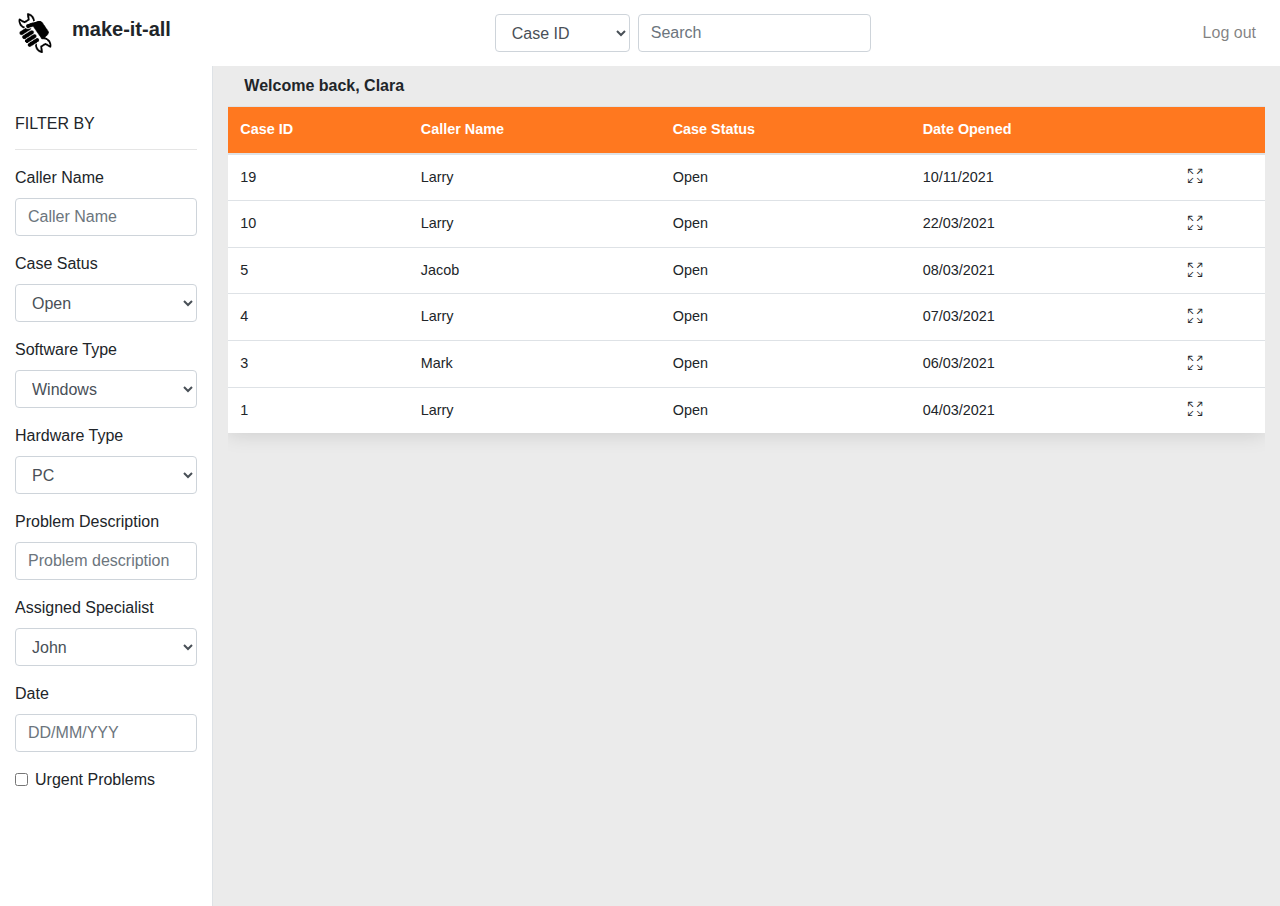
<file: specialist.html>
<!doctype html>
<html lang="en">
   <head>
      <!-- Required meta tags -->
      <meta charset="utf-8">
      <meta name="viewport" content="width=device-width, initial-scale=1, shrink-to-fit=no">
      <!-- Bootstrap CSS -->
      <link rel="stylesheet" href="https://stackpath.bootstrapcdn.com/bootstrap/4.3.1/css/bootstrap.min.css" integrity="sha384-ggOyR0iXCbMQv3Xipma34MD+dH/1fQ784/j6cY/iJTQUOhcWr7x9JvoRxT2MZw1T" crossorigin="anonymous">
      <link rel="stylesheet" href="https://cdn.jsdelivr.net/npm/bootstrap-icons@1.6.1/font/bootstrap-icons.css">
      <link rel="stylesheet" href="stylesheet.css">
      <script src="https://ajax.googleapis.com/ajax/libs/jquery/3.5.1/jquery.min.js"></script> 
      <title>Make-It-All</title>
   </head>
   <body>
      <script>
         function myFunction() {
           // Declare variables
           searchFilter = document.getElementById("myFilter");
         
           var input, filter, table, tr, td, i, txtValue;
           input = document.getElementById("myInput");
           filter = input.value.toUpperCase();
           table = document.getElementById("myTable");
           tr = table.getElementsByTagName("tr");
         
           // Loop through all table rows, and hide those who don't match the search query
           for (i = 0; i < tr.length; i++) {
             td = tr[i].getElementsByTagName("td")[searchFilter.value];
             if (td) {
               txtValue = td.textContent || td.innerText;
               if (txtValue.toUpperCase().indexOf(filter) > -1) {
                 tr[i].style.display = "";
               } else {
                 tr[i].style.display = "none";
               }
             }
           }
         }



         function deleterow() {

            $(document).ready(function() {

             
   
               $("#larry").html("");  // close modal




            });
         }



         
         function test(id) {
           $(document).ready(function() {
         
             var output = $("#opt2").val();
             console.log(output);
               
             $("#problem_desc").val(output);
             $("#notes").val("Told caller to go to network settings and click forget network. Then proceed to enter network credentials again ");
         
           })
         }
         
         function getDate() {
         
           // author: Jordan
           // gets current date with custom format: MMM D YYYY, HH:MM
         
           $(document).ready(function() {
         
             const months = ["January", "February", "March", "April", "May", "June", "July", "August", "September", "October", "November", "December"];
             var year = new Date().getFullYear().toString();
             var month = months[new Date().getMonth()];
             var day = new Date().getDate().toString();
             var hour = new Date().getHours().toString();
             var mins = new Date().getMinutes().toString();
         
             if (hour < 10) // format time
               hour = '0' + hour;
             if (mins < 10) 
               mins = '0' + mins;
         
             var today = month.substring(0, 3) + " " + day + " " + year + ", " + hour + ":" + mins;
             $("#call-date").val(today);
           })
         
         }
         
         function fill(destination, value) { 
           
           // author: Jordan
           // fills text field with value into input destination
         
           $(document).ready(function() {
             $(destination).val(value);
           })
         }
         
         getDate();
      </script>
      <!-- Nav Bar -->
      <nav class="navbar navbar-expand-lg navbar-light navbar-custom">
         <a class="navbar-brand"><img src="logo.png" width="40" height="40"></a>
         <h5><b>make-it-all</b></h5>
         <ul class="nav navbar-nav mx-auto">
            <li class="nav-item">
               <select class="form-control form-control" id="myFilter" onclick="myFunction()">
                  <option value="0">Case ID</option>
                  <option value="1">Caller Name</option>
                  <option value="2">Case Status</option>
                  <option value="3">Date</option>
               </select>
            </li>
            <form class="form-inline my-2 my-lg-0">
               <input class="form-control ml-sm-2" type="search" placeholder="Search" aria-label="Search" id="myInput" onkeyup="myFunction()">
            </form>
         </ul>
         <ul class="navbar-nav">
            <li class="nav-item">
               <a class="nav-link" href="index.html">Log out</a>
            </li>
         </ul>
      </nav>
      <!-- Filter Container-->
      <div class="container-fluid">
      <div class="row">
         <div class="col-md-2 border-right top">
            <h6 id="filterHeader">FILTER BY</h6>
            <hr>
            <form>
               <div class="form-group">
                  <label for="callerNameInput">Caller Name</label>
                  <input type="text" class="form-control" id="callerNameInput" placeholder="Caller Name">
               </div>
               <div class="form-group">
                  <label for="caseStatusSelect">Case Satus</label>
                  <select class="form-control" id="caseStatusSelect">
                     <option>Open</option>
                     <option></option>
                  </select>
               </div>
               <div class="form-group">
                  <label for="softwareSelect">Software Type</label>
                  <select class="form-control" id="softwareSelect">
                     <option>Windows</option>
                     <option>MacOS</option>
                     <option>Linux</option>
                  </select>
               </div>
               <div class="form-group">
                  <label for="hardwareSelect">Hardware Type</label>
                  <select class="form-control" id="hardwareSelect">
                     <option>PC</option>
                     <option>iMac</option>
                     <option>MacBook</option>
                     <option>iPad</option>
                     <option>iPhone</option>
                     <option>Android Mobile Phone</option>
                  </select>
               </div>
               <div class="form-group">
                  <label for="problemDescInput">Problem Description</label>
                  <input type="text" class="form-control" id="problemDescInput" placeholder="Problem description">
               </div>
               <div class="form-group">
                  <label for="specialistSelect">Assigned Specialist</label>
                  <select class="form-control" id="specialistSelect">
                     <option>John</option>
                     <option>James</option>
                     <option>Steve</option>
                     <option>Mary</option>
                     <option>Lisa</option>
                     <option>Emma</option>
                  </select>
               </div>
               <div class="form-group">
                  <label for="dateInput">Date</label>
                  <input type="text" class="form-control" id="dateInput" placeholder="DD/MM/YYY">
               </div>
               <div class="form-check">
                  <input class="form-check-input" type="checkbox" value="" id="urgentCheck">
                  <label class="form-check-label" for="defaultCheck1">
                  Urgent Problems
                  </label>
               </div>
            </form>
         </div>
         <!-- Data Container -->
         <div class="col-md-10 bottom">
            <!-- Nav Bar -->
            <nav class="navbar navbar-expand-lg navbar-light tableOptions">
               <ul class="navbar-nav mr-auto">
                  <li class="nav-item">
                     <b>Welcome back, Clara</b>
                  </li>
               </ul>
               <ul class="navbar-nav ml-auto">
                  <!-- <li class="nav-item">
                     <button type="button" class="btn btn-secondary btn-sm"><i class="bi bi-filter"></i>Sort By</button>
                  </li> -->
               </ul>
            </nav>
            <div class ="scrollTable scroll">
               <table class="table table-hover dataTable" id="myTable">
                  <thead>
                     <tr>
                        <th scope="col">Case ID</th>
                        <th scope="col">Caller Name</th>
                        <!-- <th scope="col">Software Type</th>
                           <th scope="col">Hardware Type</th> -->
                        <th scope="col">Case Status</th>
                        <th scope="col">Date Opened</th>
                        <th scope="col"> </th>
                     </tr>
                  </thead>
                  <tbody>
                     
                     <tr id="larry">
                        <td>19</td>
                        <td>Larry</td>
                        <td id="status">Open</td>
                        <td>10/11/2021</td>
                        <td><a data-toggle="modal" data-target="#problemModal"><i class="bi bi-arrows-fullscreen"></i></a></td>
                     </tr>
                     <tr>
                        <td>10</td>
                        <td>Larry</td>
                        <td>Open</td>
                        <td>22/03/2021</td>
                        <td><i class="bi bi-arrows-fullscreen"></i></td>
                     <tr>
                        <td>5</td>
                        <td>Jacob</td>
                        <td>Open</td>
                        <td>08/03/2021</td>
                        <td><i class="bi bi-arrows-fullscreen"></i></td>
                     </tr>
                     <tr>
                        <td>4</td>
                        <td>Larry</td>
                        <td>Open</td>
                        <td>07/03/2021</td>
                        <td><i class="bi bi-arrows-fullscreen"></i></td>
                     </tr>
                     <tr>
                        <td>3</td>
                        <td>Mark</td>
                        <td>Open</td>
                        <td>06/03/2021</td>
                        <td><i class="bi bi-arrows-fullscreen"></i></td>
                     </tr>
                     <tr>
                        <td>1</td>
                        <td>Larry</td>
                        <td>Open</td>
                        <td>04/03/2021</td>
                        <td><i class="bi bi-arrows-fullscreen"></i></td>
                     </tr>
                  </tbody>
               </table>
            </div>
            <!-- Modal For Problem Info -->
            <div class="modal fade problemInfo" id="problemModal" tabindex="-1" role="dialog" aria-labelledby="problemModal" aria-hidden="true">
               <div class="modal-dialog modal-dialog-centered modal-lg" role="document">
                  <div class="modal-content">
                     <div class="modal-header">
                        <h5 class="modal-title" id="exampleModalLongTitle">Case 19</h5>
                        <button type="button" class="close" data-dismiss="modal" aria-label="Close">
                        <span aria-hidden="true">&times;</span>
                        </button>
                     </div>
                     <div class="modal-body">
                        <ul>
                           <li><b>Caller Name:</b> Larry</li>
                           <li><b>Case Status:</b> Open</li>
                           <li><b>Software type:</b> MacOS</li>
                           <li><b>Hardware type:</b> MacBook</li>
                           <li><b>Problem description:</b> Microsoft Word keeps crashing</li>
                           <li><b>Date Opened:</b>30/03/2021</li>
                           <br>
                           <p>Alice - Assigned to Clara</p>
                        </ul>
                        <hr>
                        <h5>Notes</h5>
                        <br>
                        <button class="btn btn-primary" type="button" data-toggle="collapse" data-target="#collapseNoteInput" aria-expanded="false" aria-controls="collapseFilters">
                        + Add Notes
                        </button>
                        <div class="collapse" id="collapseNoteInput">
                           <textarea class="form-control" id="exampleFormControlTextarea1" rows="3"></textarea>
                        </div>
                     </div>
                     <div class="modal-footer">
                        <button type="button" class="btn btn-primary" onclick="deleterow()" data-dismiss="modal">Resolve</button>
                     </div>
                  </div>
               </div>
            </div>
            <!-- Modal for Adding a new problem -->
         </div>
      </div>
      <script src="https://code.jquery.com/jquery-3.3.1.slim.min.js" integrity="sha384-q8i/X+965DzO0rT7abK41JStQIAqVgRVzpbzo5smXKp4YfRvH+8abtTE1Pi6jizo" crossorigin="anonymous"></script>
      <script src="https://cdnjs.cloudflare.com/ajax/libs/popper.js/1.14.7/umd/popper.min.js" integrity="sha384-UO2eT0CpHqdSJQ6hJty5KVphtPhzWj9WO1clHTMGa3JDZwrnQq4sF86dIHNDz0W1" crossorigin="anonymous"></script>
      <script src="https://stackpath.bootstrapcdn.com/bootstrap/4.3.1/js/bootstrap.min.js" integrity="sha384-JjSmVgyd0p3pXB1rRibZUAYoIIy6OrQ6VrjIEaFf/nJGzIxFDsf4x0xIM+B07jRM" crossorigin="anonymous"></script>
   </body>
</html>
</file>
<file: stylesheet.css>
body{
    background-image: url("bg.png");
    background-repeat: no-repeat;
    background-attachment: fixed;
}

.top {
    background-color: white;
}

.bottom {
    background-color:#ebebeb;
}

.dataTable {
    border-collapse: collapse;
    font-size: 0.9em;
    font-family: sans-serif;
    min-width: 400px;
    box-shadow: 0 0 20px rgba(0, 0, 0, 0.15);
    background-color: white;
}

.dataTable thead tr {
    background-color: #ff781f;
    color: #ffffff;
    text-align: left;
}

.scrollTable {
    position: relative;
    height:50rem;
    overflow: auto;
    overflow-x: hidden;
}

.scroll-y {
    background-color: #ff781f;
    display: block;
}

.tableOptions button{
    margin-left: 0.5rem;
}

.navbar-custom{
    background-color: white;
}

#filterHeader {
    padding-top: 3rem;
}

.card:hover {
    transform: scale(1.05);
}

.card i{
    font-size: 2rem;
    color: #ff781f;
}

.card:hover h5{
    color: #ff781f;
}

.card {
    display: inline-block;
    transition: transform 0.2s ease;
}

a { text-decoration: none;
color: black;}
a:visited { text-decoration: none; }
a:hover { text-decoration: none; }
a:active { text-decoration: none; }

.problemInfo {

}
</file>
